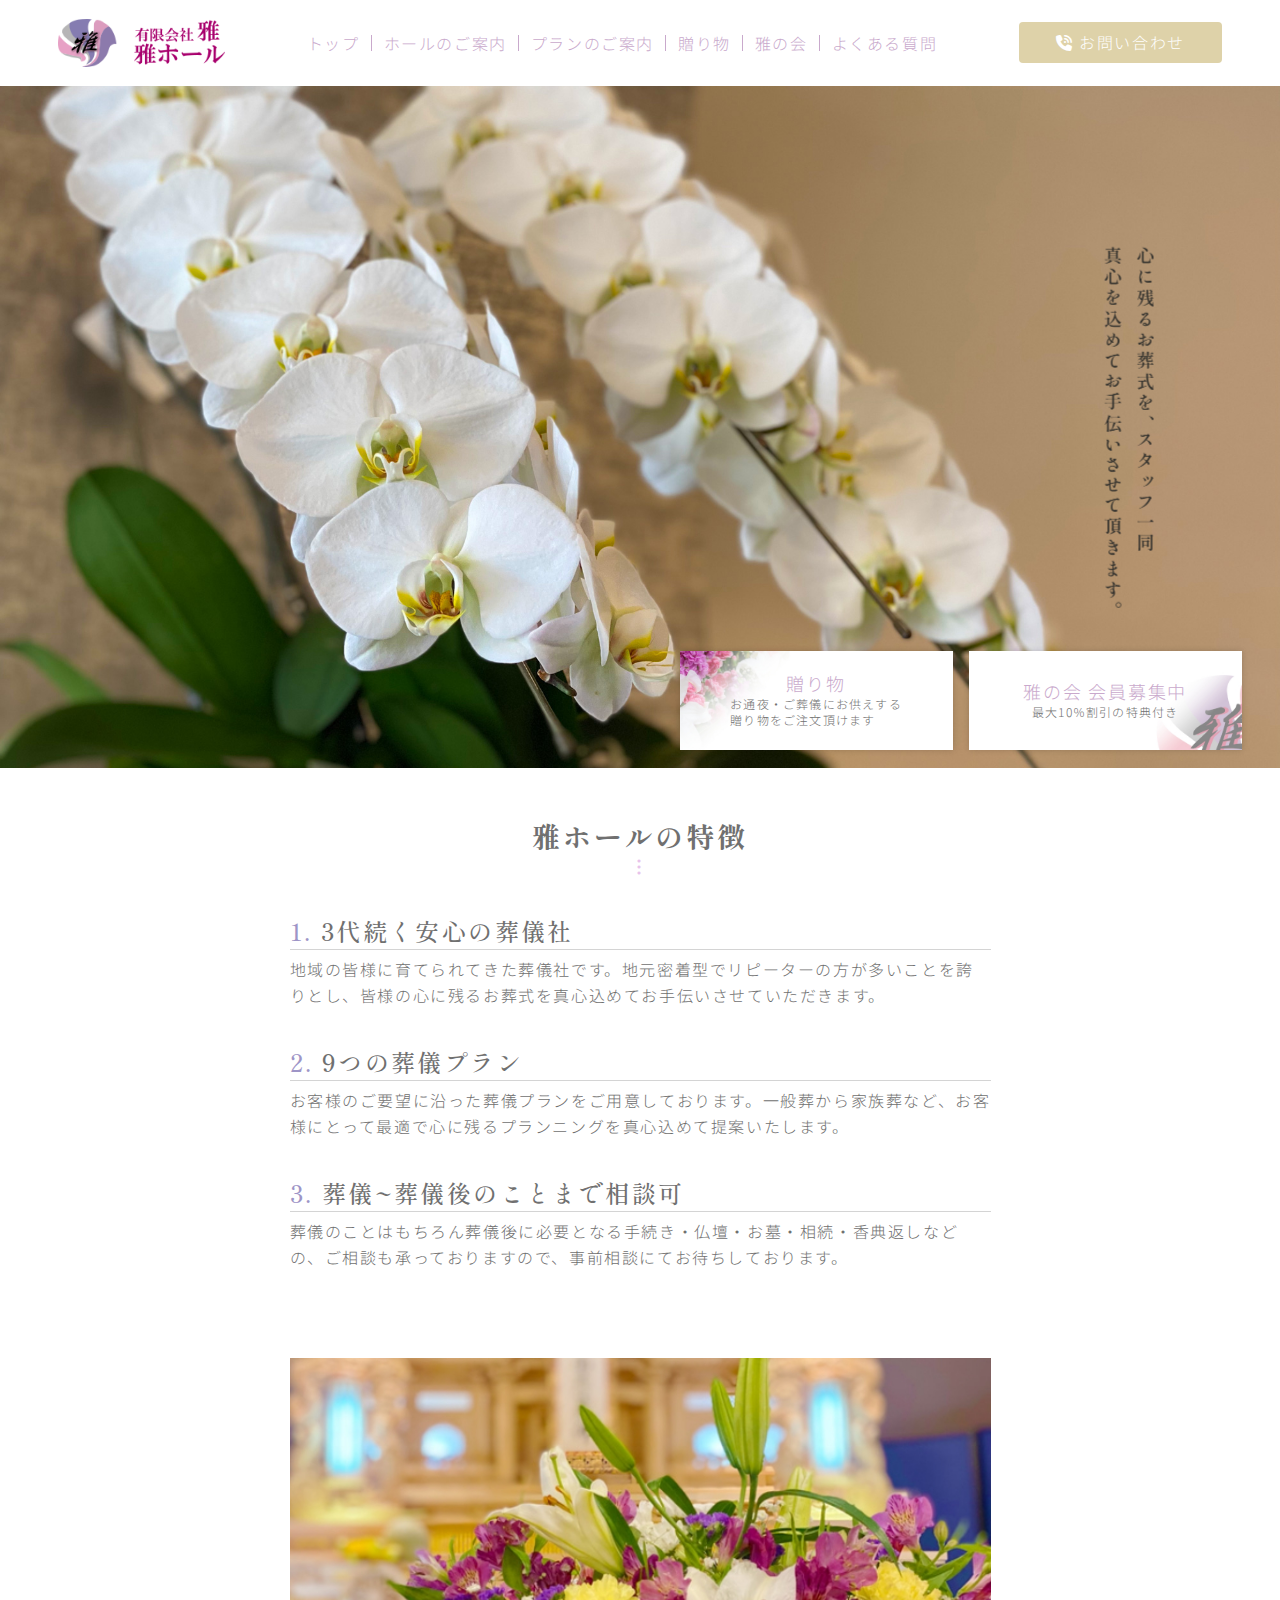
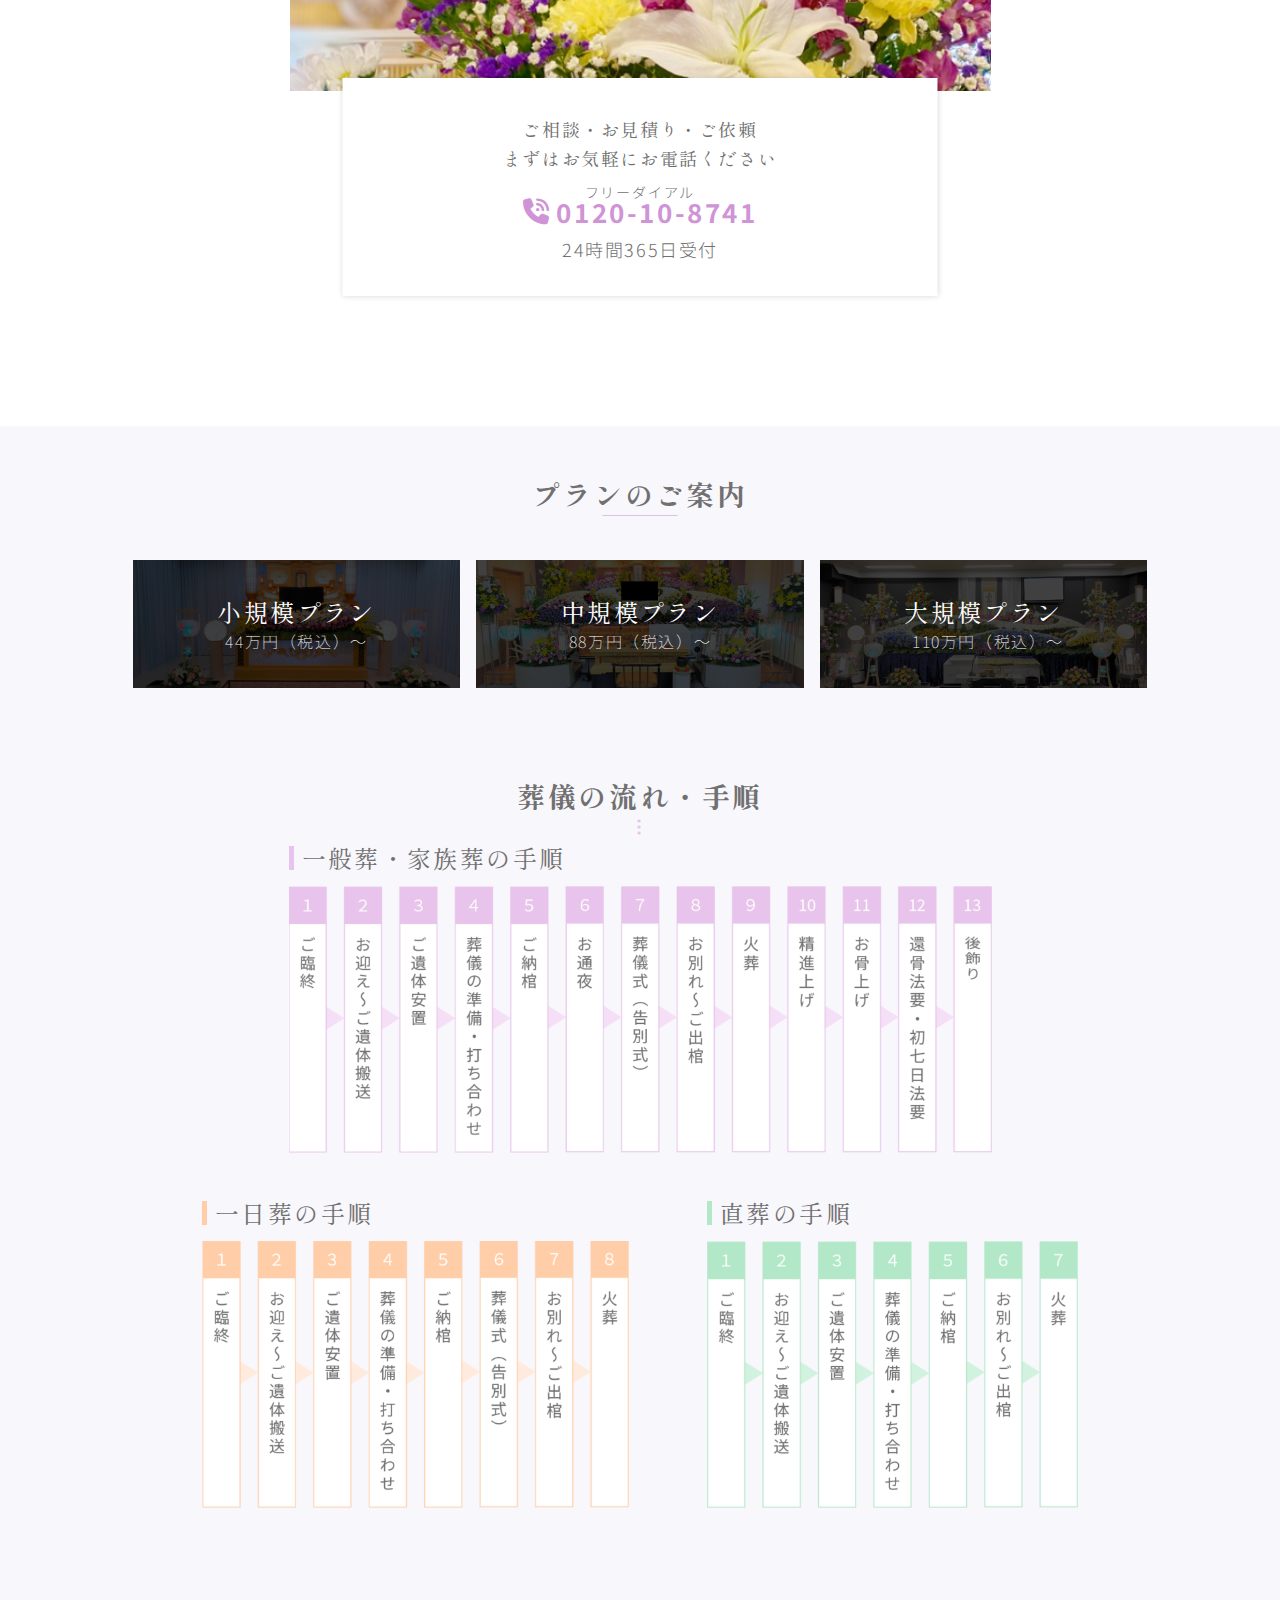
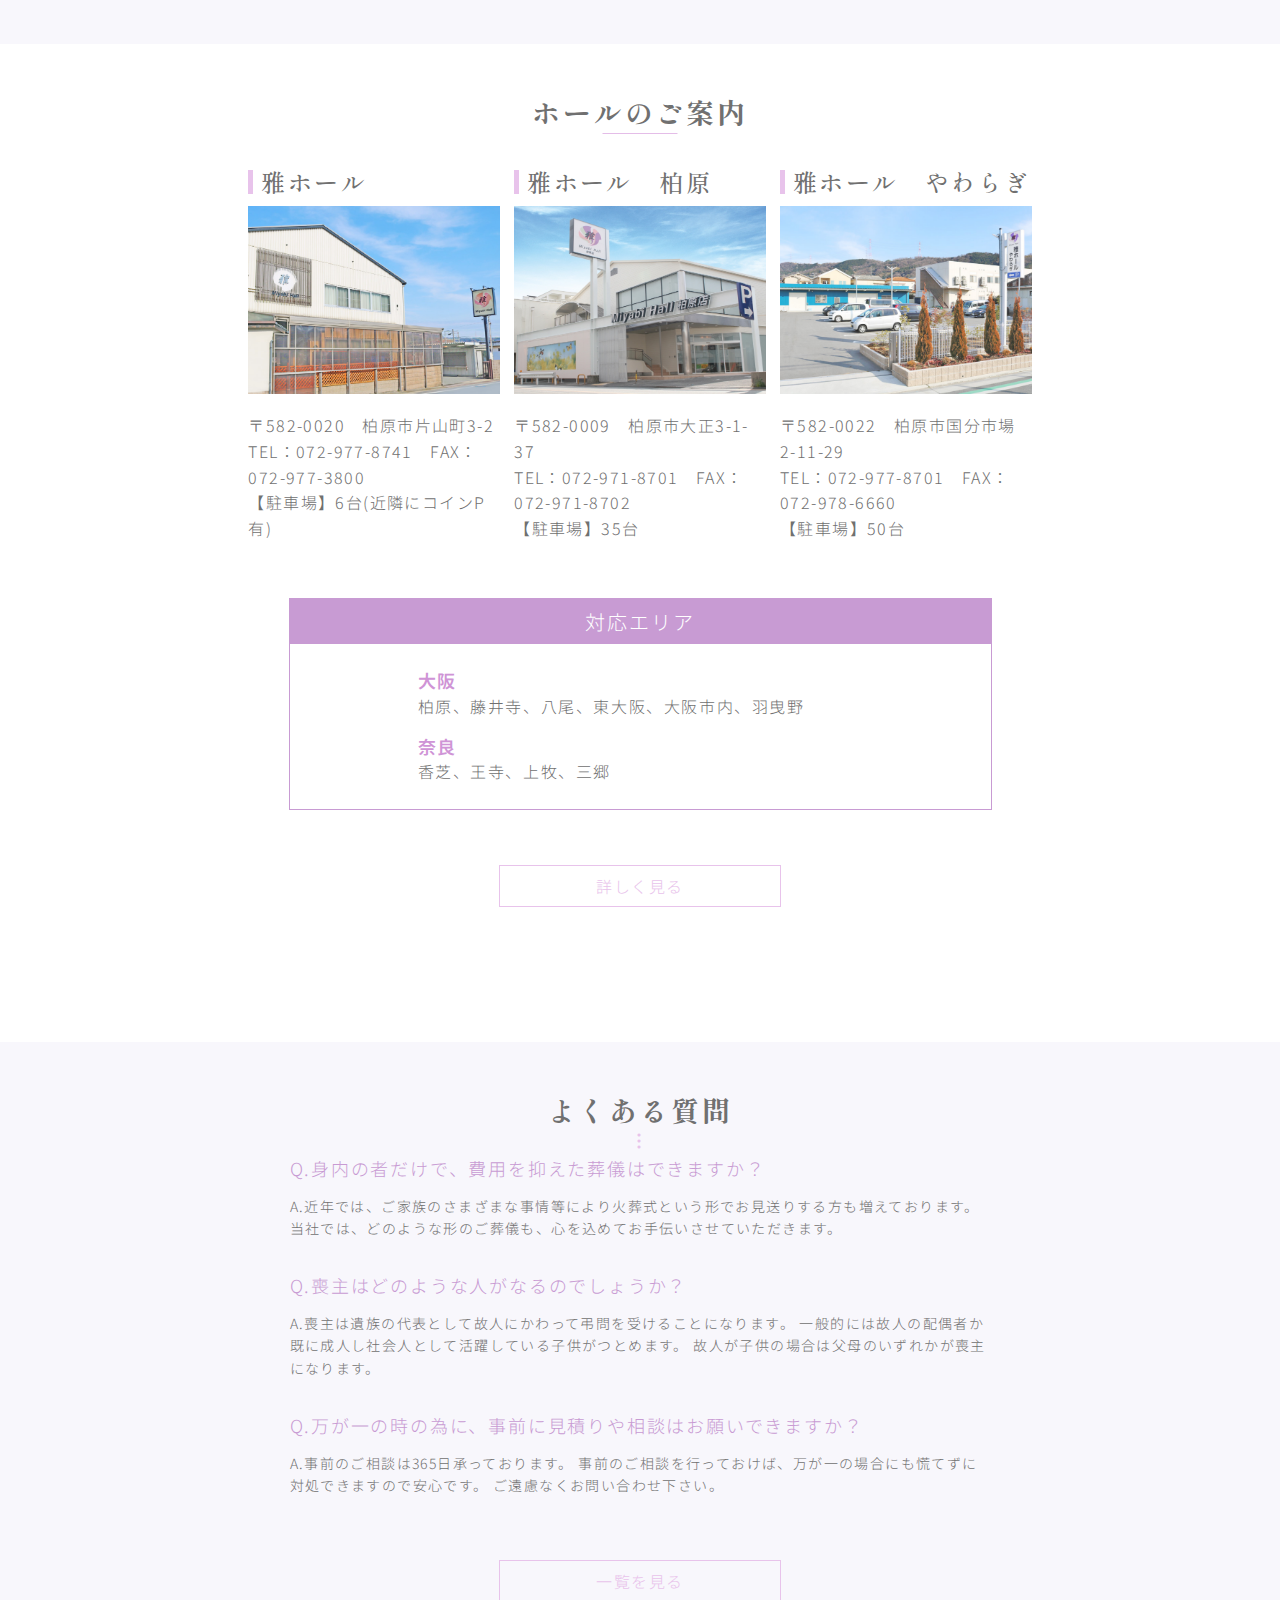
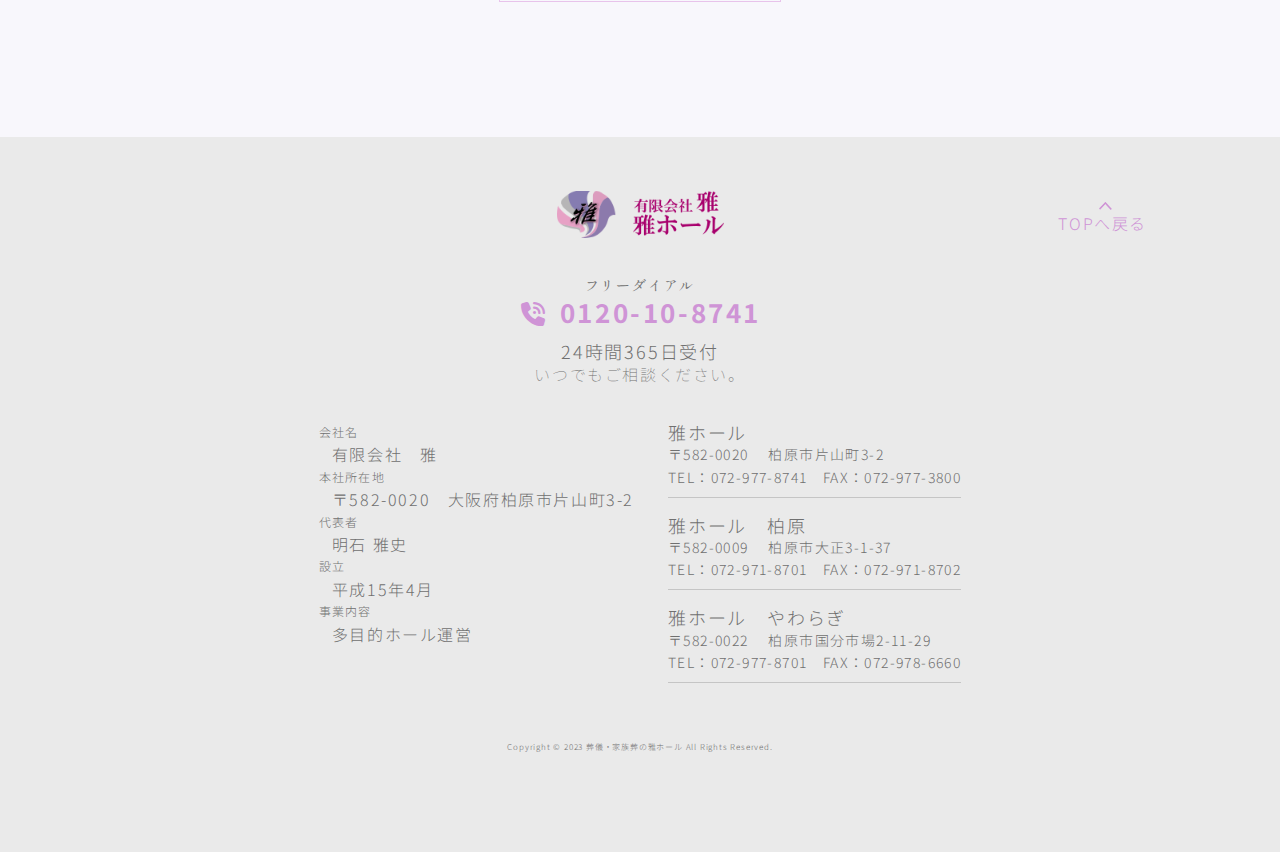
<file: index.html>
<!DOCTYPE html>
<html lang="en">

<head>
  <meta charset="UTF-8">
  <meta http-equiv="X-UA-Compatible" content="IE=edge">
  <meta name="viewport" content="width=device-width, initial-scale=1.0">
  <title>有限会社雅 雅ホール</title>
  <link rel="stylesheet" href="./SASS/reset.css">
  <link rel="stylesheet" href="./SASS/style.css">
  <link rel="stylesheet" href="https://cdnjs.cloudflare.com/ajax/libs/font-awesome/6.3.0/css/all.min.css">
</head>

<body>
  <div class="iOS_body">
    <!-- header -->
    <header>
      <div class="item_box inner">
        <h1>
          <a href="index.html">
            <img src="./img/logo.png" alt="ロゴ">
          </a>
        </h1>
        <nav>
          <ul>
            <li><a href="index.html">トップ</a></li>
            <li><a href="hall.html">ホールのご案内</a></li>
            <li><a id="plan_list" href="#plan">プランのご案内</a></li>
            <li><a href="gift.html">贈り物</a></li>
            <li><a href="community.html">雅の会</a></li>
            <li><a href="question.html">よくある質問</a></li>
          </ul>
        </nav>
        <a href="tel:0120-10-8741" class="header_contact">
          <p>
            <i class="fa-solid fa-phone-volume"></i>
            お問い合わせ
          </p>
        </a>
      </div>
      <!-- hover plan_list -->
      <div class="plan_list_item">
        <ul>
          <li>
            <a href="small_plan.html" class="plan_first">
              <div class="plan_bg"></div>
              <div class="plan_text_box">
                <h3 class="plan_list_title">小規模プラン</h3>
                <p class="plan_list_text">44万円（税込）～</p>
              </div>
            </a>
          </li>
          <li>
            <a href="medium_plan.html" class="plan_second">
              <div class="plan_bg"></div>
              <div class="plan_text_box">
                <h3 class="plan_list_title">中規模プラン</h3>
                <p class="plan_list_text">88万円（税込）～</p>
              </div>
            </a>
          </li>
          <li>
            <a href="large_plan.html" class="plan_third">
              <div class="plan_bg"></div>
              <div class="plan_text_box">
                <h3 class="plan_list_title">大規模プラン</h3>
                <p class="plan_list_text">110万円（税込）～</p>
              </div>
            </a>
          </li>
        </ul>
      </div>
    </header>
    <!-- hamburger -->
    <div id="nav_area">
      <!-- menu -->
      <div class="sp_nav">
        <h1 class="nav_area_logo">
          <a href="index.html">
            <img src="./img/logo.png" alt="ロゴ">
          </a>
        </h1>
        <div class="tell_box">
          <p>24時間365日受付</p>
          <div class="tell_item">
            <i class="fa-solid fa-phone-volume"></i>
            <a href="tel:0120-10-8741">0120-10-8741</a>
          </div>
        </div>
        <nav>
          <ul>
            <li><a href="index.html">ホームに戻る</a></li>
            <li><a href="hall.html">ホールのご案内</a></li>
            <li><a href="#plan" id="plan_list_target">プランのご案内</a></li>
            <ul id="plan_list_drop">
              <li><a href="small_plan.html">小規模プラン</a></li>
              <li><a href="medium_plan.html">中規模プラン</a></li>
              <li><a href="large_plan.html">大規模プラン</a></li>
            </ul>
            <li><a href="gift.html">贈り物</a></li>
            <li><a href="community.html">雅の会</a></li>
            <li><a href="question.html">よくある質問</a></li>
          </ul>
        </nav>
      </div>
      <!-- btn -->
      <div class="toggle_btn">
        <span></span>
        <span></span>
        <span></span>
      </div>
      <!-- mask -->
      <div id="mask"></div>
    </div>

    <!-- main -->
    <section class="main">
      <div class="wrapper inner">
        <div class="main_text">
          <h2>
            <picture>
              <source srcset="./img/mvtext-sp.png" media="(max-width: 767px)">
              <img src="./img/mvtext-pc.png" alt="キャッチフレーズ">
            </picture>
          </h2>
        </div>
        <div class="main_link_box">
          <div class="main_link_item">
            <a href="gift.html">
              <h3 class="main_link_title">贈り物</h3>
              <p class="main_link_text text_first">お通夜・ご葬儀にお供えする<br>贈り物をご注文頂けます</p>
            </a>
          </div>
          <div class="main_link_item">
            <a href="community.html">
              <h3 class="main_link_title">雅の会 会員募集中</h3>
              <p class="main_link_text">最大10％割引の特典付き</p>
            </a>
          </div>
        </div>
      </div>
    </section>
    <!-- about -->
    <section class="about">
      <!-- util_title -->
      <h2 class="util_title">雅ホールの特徴</h2>
      <div class="util_dot">
        <span>・</span>
        <span>・</span>
        <span>・</span>
      </div>
      <!-- information -->
      <ol>
        <li>
          <h3 class="about_ol_title"><span>1.</span> 3代続く安心の葬儀社</h3>
          <p class="about_ol_text">
            地域の皆様に育てられてきた葬儀社です。地元密着型でリピーターの方が多いことを誇りとし、皆様の心に残るお葬式を真心込めてお手伝いさせていただきます。
          </p>
        </li>
        <li>
          <h3 class="about_ol_title"><span>2.</span> 9つの葬儀プラン</h3>
          <p class="about_ol_text">
            お客様のご要望に沿った葬儀プランをご用意しております。一般葬から家族葬など、お客様にとって最適で心に残るプランニングを真心込めて提案いたします。
          </p>
        </li>
        <li>
          <h3 class="about_ol_title"><span>3.</span> 葬儀~葬儀後のことまで相談可</h3>
          <p class="about_ol_text">
            葬儀のことはもちろん葬儀後に必要となる手続き・仏壇・お墓・相続・香典返しなどの、ご相談も承っておりますので、事前相談にてお待ちしております。
          </p>
        </li>
      </ol>
      <!-- tell -->
      <div class="about_contact_box">
        <div class="about_contact_item">
          <div class="about_contact_item_text">
            <p>
              ご相談・お見積り・ご依頼
            </p>
            <p>
              まずはお気軽にお電話ください
            </p>
          </div>
          <p class="about_contact_item_text_second">
            フリーダイアル
          </p>
          <div class="about_contact_item_tell">
            <i class="fa-solid fa-phone-volume"></i>
            <a href="tel:0120-10-8741">0120-10-8741</a>
          </div>
          <p>
            24時間365日受付
          </p>
        </div>
      </div>
    </section>
    <!-- plan -->
    <section id="plan" class="plan">
      <!-- util_title -->
      <h2 class="util_title_another">プランのご案内</h2>
      <!-- plan_list -->
      <div class="plan_list">
        <ul>
          <li>
            <a href="small_plan.html" class="plan_first">
              <div class="plan_bg"></div>
              <div class="plan_text_box">
                <h3 class="plan_list_title">小規模プラン</h3>
                <p class="plan_list_text">44万円（税込）～</p>
              </div>
            </a>
          </li>
          <li>
            <a href="medium_plan.html" class="plan_second">
              <div class="plan_bg"></div>
              <div class="plan_text_box">
                <h3 class="plan_list_title">中規模プラン</h3>
                <p class="plan_list_text">88万円（税込）～</p>
              </div>
            </a>
          </li>
          <li>
            <a href="large_plan.html" class="plan_third">
              <div class="plan_bg"></div>
              <div class="plan_text_box">
                <h3 class="plan_list_title">大規模プラン</h3>
                <p class="plan_list_text">110万円（税込）～</p>
              </div>
            </a>
          </li>
        </ul>
      </div>
    </section>
    <!-- flow -->
    <section class="flow">
      <!-- util_title -->
      <h2 class="util_title">葬儀の流れ・手順</h2>
      <div class="util_dot">
        <span>・</span>
        <span>・</span>
        <span>・</span>
      </div>
      <!-- general_funeral -->
      <div class="general_funeral">
        <h3>一般葬・家族葬の手順</h3>
        <picture>
          <source srcset="./img/flow_first_sp.png" media="(max-width: 767px)">
          <img src="./img/flow_first.png" alt="一般葬・家族葬の手順の画像">
        </picture>
      </div>
      <!-- funeral -->
      <div class="funeral_box">
        <!-- one_day_funeral -->
        <div class="one_day_funeral">
          <h3>一日葬の手順</h3>
          <picture>
            <source srcset="./img/flow_second_sp.png" media="(max-width: 767px)">
            <img src="./img/flow_second.png" alt="一日葬の手順の画像">
          </picture>
        </div>
        <!-- direct_burial -->
        <div class="direct_burial">
          <h3>直葬の手順</h3>
          <picture>
            <source srcset="./img/flow_third_sp.png" media="(max-width: 767px)">
            <img src="./img/flow_third.png" alt="直葬の手順の画像">
          </picture>
        </div>
      </div>
      <!-- spのみのlinkバナー -->
      <div class="main_link_box">
        <div class="main_link_item">
          <a href="gift.html">
            <h3 class="main_link_title">贈り物</h3>
            <p class="main_link_text text_first">お通夜・ご葬儀にお供えする<br>贈り物をご注文頂けます</p>
          </a>
        </div>
        <div class="main_link_item">
          <a href="community.html">
            <h3 class="main_link_title">雅の会 会員募集中</h3>
            <p class="main_link_text">最大10％割引の特典付き</p>
          </a>
        </div>
      </div>
    </section>
    <!-- access -->
    <section id="access" class="access">
      <!-- util_title -->
      <h2 class="util_title_another">ホールのご案内</h2>
      <!-- access_item_box -->
      <div class="access_item_box">
        <ul>
          <li>
            <h3 class="access_item_title">雅ホール</h3>
            <img src="./img/title-pc/hole_first_pc.png" alt="かたやまホール">
            <p>
              〒582-0020　柏原市片山町3-2<br>
              TEL：072-977-8741　FAX：072-977-3800<br>
              【駐車場】6台(近隣にコインP有)
            </p>
          </li>
          <li>
            <h3 class="access_item_title">雅ホール　柏原</h3>
            <img src="./img/title-pc/hole_second_pc.png" alt="かたやまホール">
            <div class="access_item_text">
              <p>
                〒582-0009　柏原市大正3-1-37<br>
                TEL：072-971-8701　FAX：072-971-8702<br>
                【駐車場】35台
              </p>
            </div>
          </li>
          <li>
            <h3 class="access_item_title">雅ホール　やわらぎ</h3>
            <img src="./img/title-pc/hole_third_pc.png" alt="かたやまホール">
            <div class="access_item_text">
              <p>〒582-0022　柏原市国分市場2-11-29<br>
                TEL：072-977-8701　FAX：072-978-6660<br>
                【駐車場】50台</p>
            </div>
          </li>
        </ul>
      </div>
      <!-- access_area -->
      <div class="access_area">
        <h3 class="access_area_title">対応エリア</h3>
        <div class="access_area_text">
          <dl>
            <dt>大阪</dt>
            <dd class="access_area_text_first">柏原、藤井寺、八尾、東大阪、大阪市内、羽曳野</dd>
            <dt>奈良</dt>
            <dd>香芝、王寺、上牧、三郷</dd>
          </dl>
        </div>
      </div>
      <!-- access_link -->
      <div class="access_link">
        <a href="hall.html">詳しく見る</a>
      </div>
    </section>
    <!-- question -->
    <section class="question">
      <!-- util_title -->
      <h2 class="util_title">よくある質問</h2>
      <div class="util_dot">
        <span>・</span>
        <span>・</span>
        <span>・</span>
      </div>
      <!-- question_list -->
      <div class="quetion_box">
        <ol>
          <li class="question_item">
            <dl>
              <dt>
                <h3>
                  Q.身内の者だけで、費用を抑えた葬儀はできますか？
                </h3>
              </dt>
              <dd>
                <p>
                  A.近年では、ご家族のさまざまな事情等により火葬式という形でお見送りする方も増えております。 当社では、どのような形のご葬儀も、心を込めてお手伝いさせていただきます。
                </p>
              </dd>
            </dl>
          </li>
          <li class="question_item">
            <dl>
              <dt>
                <h3>
                  Q.喪主はどのような人がなるのでしょうか？
                </h3>
              </dt>
              <dd>
                <p>
                  A.喪主は遺族の代表として故人にかわって弔問を受けることになります。 一般的には故人の配偶者か既に成人し社会人として活躍している子供がつとめます。 故人が子供の場合は父母のいずれかが喪主になります。
                </p>
              </dd>
            </dl>
          </li>
          <li class="question_item">
            <dl>
              <dt>
                <h3>
                  Q.万が一の時の為に、事前に見積りや相談はお願いできますか？
                </h3>
              </dt>
              <dd>
                <p>
                  A.事前のご相談は365日承っております。 事前のご相談を行っておけば、万が一の場合にも慌てずに対処できますので安心です。 ご遠慮なくお問い合わせ下さい。
                </p>
              </dd>
            </dl>
          </li>
        </ol>
      </div>
      <!-- question_link -->
      <div class="question_link">
        <a href="question.html">一覧を見る</a>
      </div>
    </section>

    <!-- footer -->
    <footer  id="footer">
      <h1>
        <a href="index.html">
          <img src="./img/logo.png" alt="ロゴ">
        </a>
        <!-- top scroll -->
        <div class="top_scroll">
          TOPへ戻る
        </div>
      </h1>
      <!-- tell_box -->
      <div class="question_contact_item">
        <p class="about_contact_item_text">
          フリーダイアル
        </p>
        <div class="about_contact_item_tell">
          <i class="fa-solid fa-phone-volume"></i>
          <a href="tel:0120-10-8741">0120-10-8741</a>
        </div>
        <p>
          24時間365日受付
        </p>
        <p class="tell_anytime">
          いつでもご相談ください。
        </p>
      </div>
      <!-- information -->
      <div class="footer_information">
        <div class="footer_left">
          <dl>
            <dt>会社名</dt>
            <dd>有限会社　雅</dd>
            <dt>本社所在地</dt>
            <dd>〒582-0020　大阪府柏原市片山町3-2</dd>
            <dt>代表者</dt>
            <dd>明石 雅史</dd>
            <dt>設立</dt>
            <dd>平成15年4月</dd>
            <dt>事業内容</dt>
            <dd>多目的ホール運営</dd>
          </dl>
        </div>
        <div class="footer_right">
          <dl>
            <dt>雅ホール</dt>
            <dd>〒582-0020　 柏原市片山町3-2</dd>
            <dd>TEL：072-977-8741　FAX：072-977-3800</dd>
          </dl>
          <dl>
            <dt>雅ホール　柏原</dt>
            <dd>〒582-0009　 柏原市大正3-1-37</dd>
            <dd>TEL：072-971-8701　FAX：072-971-8702</dd>
          </dl>
          <dl>
            <dt>雅ホール　やわらぎ</dt>
            <dd>〒582-0022　 柏原市国分市場2-11-29</dd>
            <dd>TEL：072-977-8701　FAX：072-978-6660</dd>
          </dl>
        </div>
      </div>
      <!-- copy -->
      <div class="copy">
        <p>
          <small>
            Copyright © 2023 葬儀・家族葬の雅ホール All Rights Reserved.
          </small>
        </p>
      </div>
    </footer>
    <!-- ball_link -->
    <div id="ball_link" class="ball_link">
      <ul>
        <li>
          <a href="tel:0120-10-8741" class="ball_link_first">
            <img src="./img/tell_icon.png" alt="電話アイコン">
            <p>お問い合わせ</p>
          </a>
        </li>
        <li>
          <a href="hall.html">
            <img src="./img/map_icon.png" alt="マップアイコン">
            <p>アクセス</p>
          </a>
        </li>
        <li>
          <a href="community.html">
            <img src="./img/status_icon.png" alt="雅の会アイコン">
            <p>雅の会</p>
          </a>
        </li>
      </ul>
    </div>
  </div>

  <script src="js/main.js"></script>
</body>

</html>
</file>
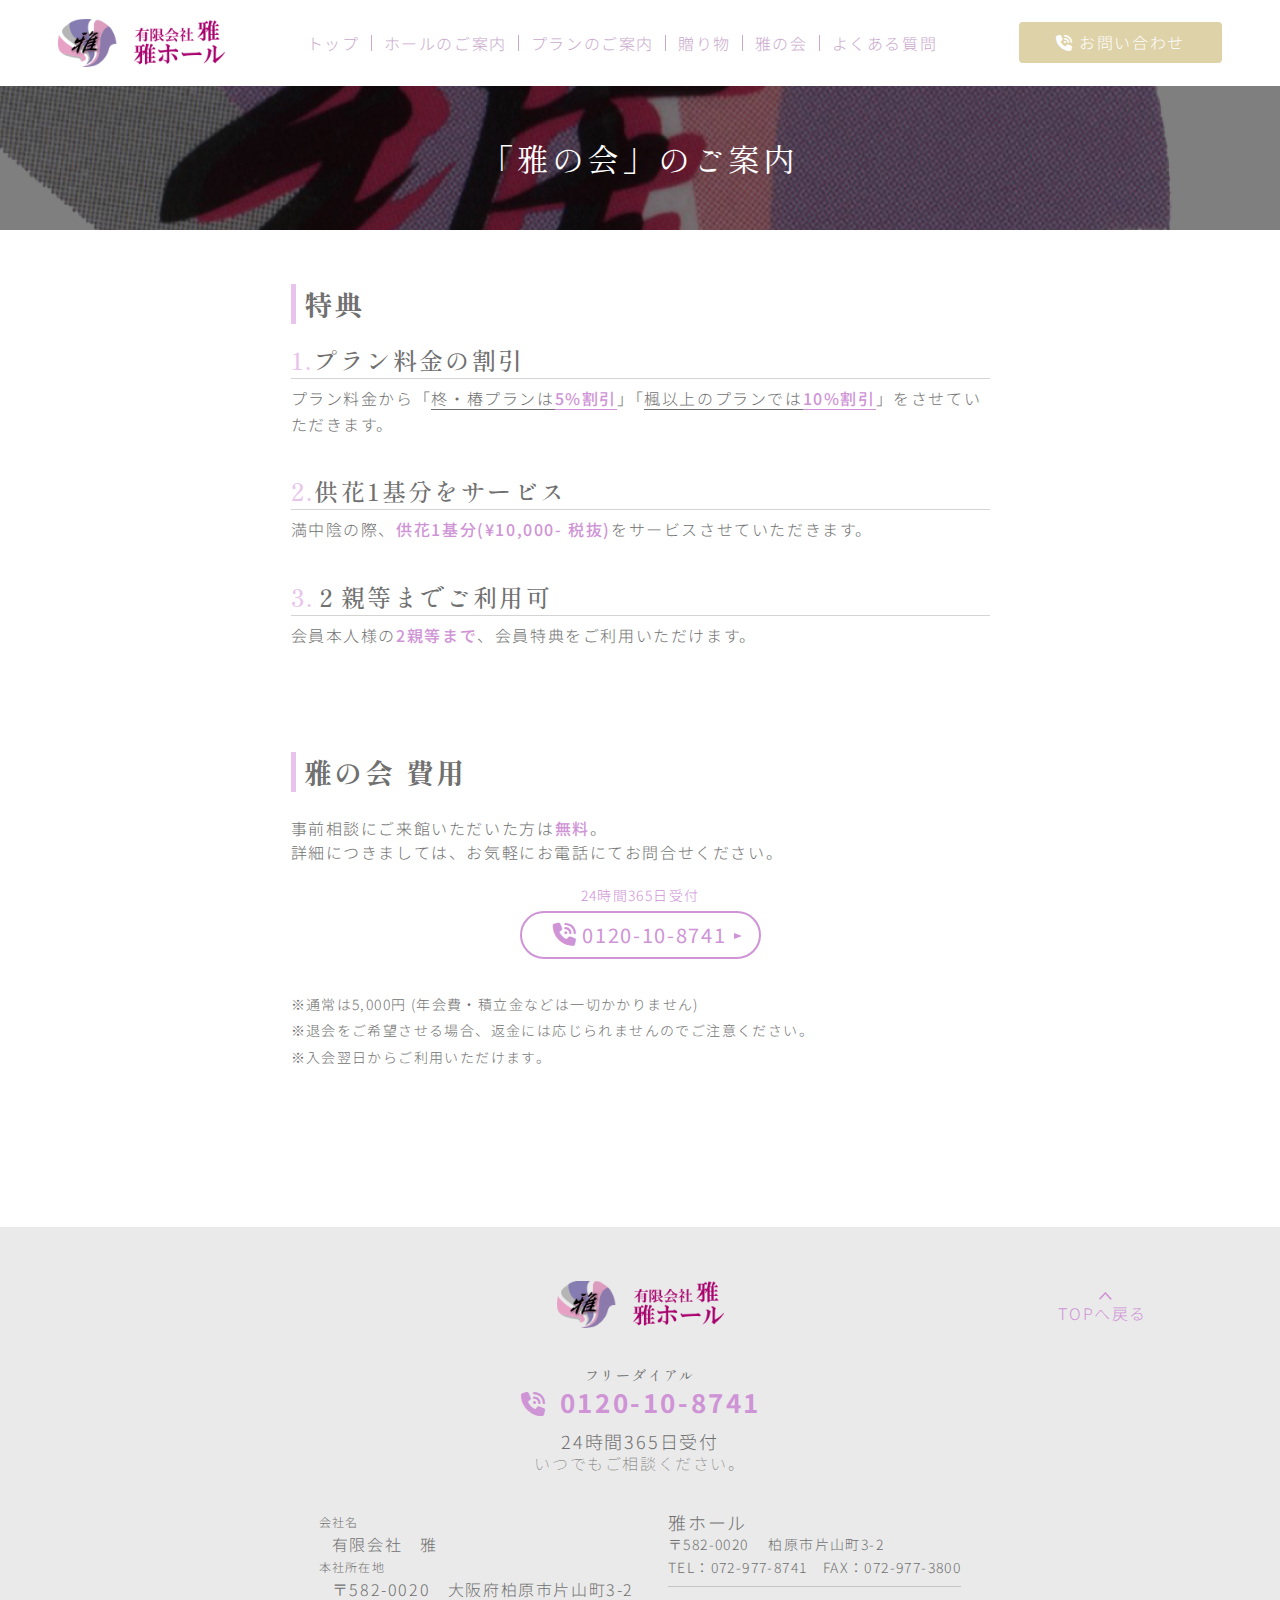
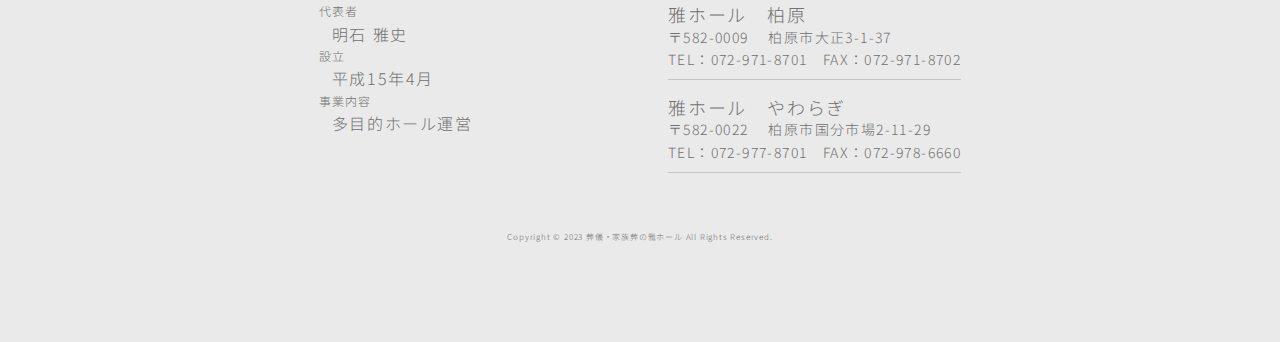
<file: community.html>
<!DOCTYPE html>
<html lang="en">

<head>
  <meta charset="UTF-8">
  <meta http-equiv="X-UA-Compatible" content="IE=edge">
  <meta name="viewport" content="width=device-width, initial-scale=1.0">
  <title>有限会社雅 雅ホール</title>
  <link rel="stylesheet" href="./SASS/reset.css">
  <link rel="stylesheet" href="./SASS/style.css">
  <link rel="stylesheet" href="https://cdnjs.cloudflare.com/ajax/libs/font-awesome/6.3.0/css/all.min.css">
</head>

<body>
  <div class="iOS_body">
    <!-- header -->
    <header class="hall_header">
      <div class="item_box inner">
        <h1>
          <a href="index.html">
            <img src="./img/logo.png" alt="ロゴ">
          </a>
        </h1>
        <nav>
          <ul>
            <li><a href="index.html">トップ</a></li>
            <li><a href="hall.html">ホールのご案内</a></li>
            <li><a id="plan_list" href="#plan">プランのご案内</a></li>
            <li><a href="gift.html">贈り物</a></li>
            <li><a href="community.html">雅の会</a></li>
            <li><a href="question.html">よくある質問</a></li>
          </ul>
        </nav>
        <a href="tel:0120-10-8741" class="header_contact">
          <p>
            <i class="fa-solid fa-phone-volume"></i>
            お問い合わせ
          </p>
        </a>
      </div>
      <!-- hover plan_list -->
      <div class="plan_list_item">
        <ul>
          <li>
            <a href="small_plan.html" class="plan_first">
              <div class="plan_bg"></div>
              <div class="plan_text_box">
                <h3 class="plan_list_title">小規模プラン</h3>
                <p class="plan_list_text">44万円（税込）～</p>
              </div>
            </a>
          </li>
          <li>
            <a href="medium_plan.html" class="plan_second">
              <div class="plan_bg"></div>
              <div class="plan_text_box">
                <h3 class="plan_list_title">中規模プラン</h3>
                <p class="plan_list_text">88万円（税込）～</p>
              </div>
            </a>
          </li>
          <li>
            <a href="large_plan.html" class="plan_third">
              <div class="plan_bg"></div>
              <div class="plan_text_box">
                <h3 class="plan_list_title">大規模プラン</h3>
                <p class="plan_list_text">110万円（税込）～</p>
              </div>
            </a>
          </li>
        </ul>
      </div>
    </header>
    <!-- hamburger -->
    <div id="nav_area">
      <!-- menu -->
      <div class="sp_nav">
        <h1 class="nav_area_logo">
          <a href="index.html">
            <img src="./img/logo.png" alt="ロゴ">
          </a>
        </h1>
        <div class="tell_box">
          <p>24時間365日受付</p>
          <div class="tell_item">
            <i class="fa-solid fa-phone-volume"></i>
            <a href="tel:0120-10-8741">0120-10-8741</a>
          </div>
        </div>
        <nav>
          <ul>
            <li><a href="index.html">ホームに戻る</a></li>
            <li><a href="hall.html">ホールのご案内</a></li>
            <li><a href="#plan" id="plan_list_target">プランのご案内</a></li>
            <ul id="plan_list_drop">
              <li><a href="small_plan.html">小規模プラン</a></li>
              <li><a href="medium_plan.html">中規模プラン</a></li>
              <li><a href="large_plan.html">大規模プラン</a></li>
            </ul>
            <li><a href="gift.html">贈り物</a></li>
            <li><a href="community.html">雅の会</a></li>
            <li><a href="question.html">よくある質問</a></li>
          </ul>
        </nav>
      </div>
      <!-- btn -->
      <div class="toggle_btn">
        <span></span>
        <span></span>
        <span></span>
      </div>
      <!-- mask -->
      <div id="mask"></div>
    </div>

    <!-- ---------------------------------------------------------------------------------------------------------------------------------------------------------------- -->

    <!-- hall_main -->
    <div class="community_main">
      <h1>「雅の会」のご案内</h1>
    </div>

    <section class="community_benefits">
      <div class="community_first">
        <h2>
          特典
        </h2>
        <ol>
          <li>
            <h3 class="about_ol_title"><span>1.</span>プラン料金の割引</h3>
            <p class="about_ol_text">
              プラン料金から「<span class="under">柊・椿プランは</span><span class="color">5%割引</span>」「<span
                class="under">楓以上のプランでは</span><span class="color">10%割引</span>」をさせていただきます。
            </p>
          </li>
          <li>
            <h3 class="about_ol_title"><span>2.</span>供花1基分をサービス</h3>
            <p class="about_ol_text">
              満中陰の際、<span class="color_only">供花1基分(¥10,000- 税抜)</span>をサービスさせていただきます。
            </p>
          </li>
          <li>
            <h3 class="about_ol_title"><span>3.</span>２親等までご利用可</h3>
            <p class="about_ol_text">
              会員本人様の<span class="color_only">2親等まで</span>、会員特典をご利用いただけます。
            </p>
          </li>
        </ol>
      </div>
      <div class="community_second">
        <h2>
          雅の会 費用
        </h2>
        <p>
          事前相談にご来館いただいた方は<span class="color_only">無料</span>。<br>
          詳細につきましては、お気軽にお電話にてお問合せください。
        </p>
        <div class="tell_box">
          <p>24時間365日受付</p>
          <div class="tell_item">
            <i class="fa-solid fa-phone-volume"></i>
            <a href="tel:0120-10-8741">0120-10-8741</a>
          </div>
        </div>
        <div class="community_caution_text">
          <p>
            ※通常は5,000円 (年会費・積立金などは一切かかりません)<br>
            ※退会をご希望させる場合、返金には応じられませんのでご注意ください。<br>
            ※入会翌日からご利用いただけます。
          </p>
        </div>
      </div>
    </section>

    <!-- ---------------------------------------------------------------------------------------------------------------------------------------------------------------- -->
    <!-- footer -->
    <footer>
      <h1>
        <a href="index.html">
          <img src="./img/logo.png" alt="ロゴ">
        </a>
        <!-- top scroll -->
        <div class="top_scroll">
          TOPへ戻る
        </div>
      </h1>
      <!-- tell_box -->
      <div class="question_contact_item">
        <p class="about_contact_item_text">
          フリーダイアル
        </p>
        <div class="about_contact_item_tell">
          <i class="fa-solid fa-phone-volume"></i>
          <a href="tel:0120-10-8741">0120-10-8741</a>
        </div>
        <p>
          24時間365日受付
        </p>
        <p class="tell_anytime">
          いつでもご相談ください。
        </p>
      </div>
      <!-- information -->
      <div class="footer_information">
        <div class="footer_left">
          <dl>
            <dt>会社名</dt>
            <dd>有限会社　雅</dd>
            <dt>本社所在地</dt>
            <dd>〒582-0020　大阪府柏原市片山町3-2</dd>
            <dt>代表者</dt>
            <dd>明石 雅史</dd>
            <dt>設立</dt>
            <dd>平成15年4月</dd>
            <dt>事業内容</dt>
            <dd>多目的ホール運営</dd>
          </dl>
        </div>
        <div class="footer_right">
          <dl>
            <dt>雅ホール</dt>
            <dd>〒582-0020　 柏原市片山町3-2</dd>
            <dd>TEL：072-977-8741　FAX：072-977-3800</dd>
          </dl>
          <dl>
            <dt>雅ホール　柏原</dt>
            <dd>〒582-0009　 柏原市大正3-1-37</dd>
            <dd>TEL：072-971-8701　FAX：072-971-8702</dd>
          </dl>
          <dl>
            <dt>雅ホール　やわらぎ</dt>
            <dd>〒582-0022　 柏原市国分市場2-11-29</dd>
            <dd>TEL：072-977-8701　FAX：072-978-6660</dd>
          </dl>
        </div>
      </div>
      <!-- copy -->
      <div class="copy">
        <p>
          <small>
            Copyright © 2023 葬儀・家族葬の雅ホール All Rights Reserved.
          </small>
        </p>
      </div>
    </footer>
    <!-- ball_link -->
    <div class="ball_link">
      <ul>
        <li>
          <a href="tel:0120-10-8741" class="ball_link_first">
            <img src="./img/tell_icon.png" alt="電話アイコン">
            <p>お問い合わせ</p>
          </a>
        </li>
        <li>
          <a href="hall.html">
            <img src="./img/map_icon.png" alt="マップアイコン">
            <p>アクセス</p>
          </a>
        </li>
        <li>
          <a href="community.html">
            <img src="./img/status_icon.png" alt="雅の会アイコン">
            <p>雅の会</p>
          </a>
        </li>
      </ul>
    </div>
  </div>

  <script src="js/main.js"></script>
</body>

</html>
</file>
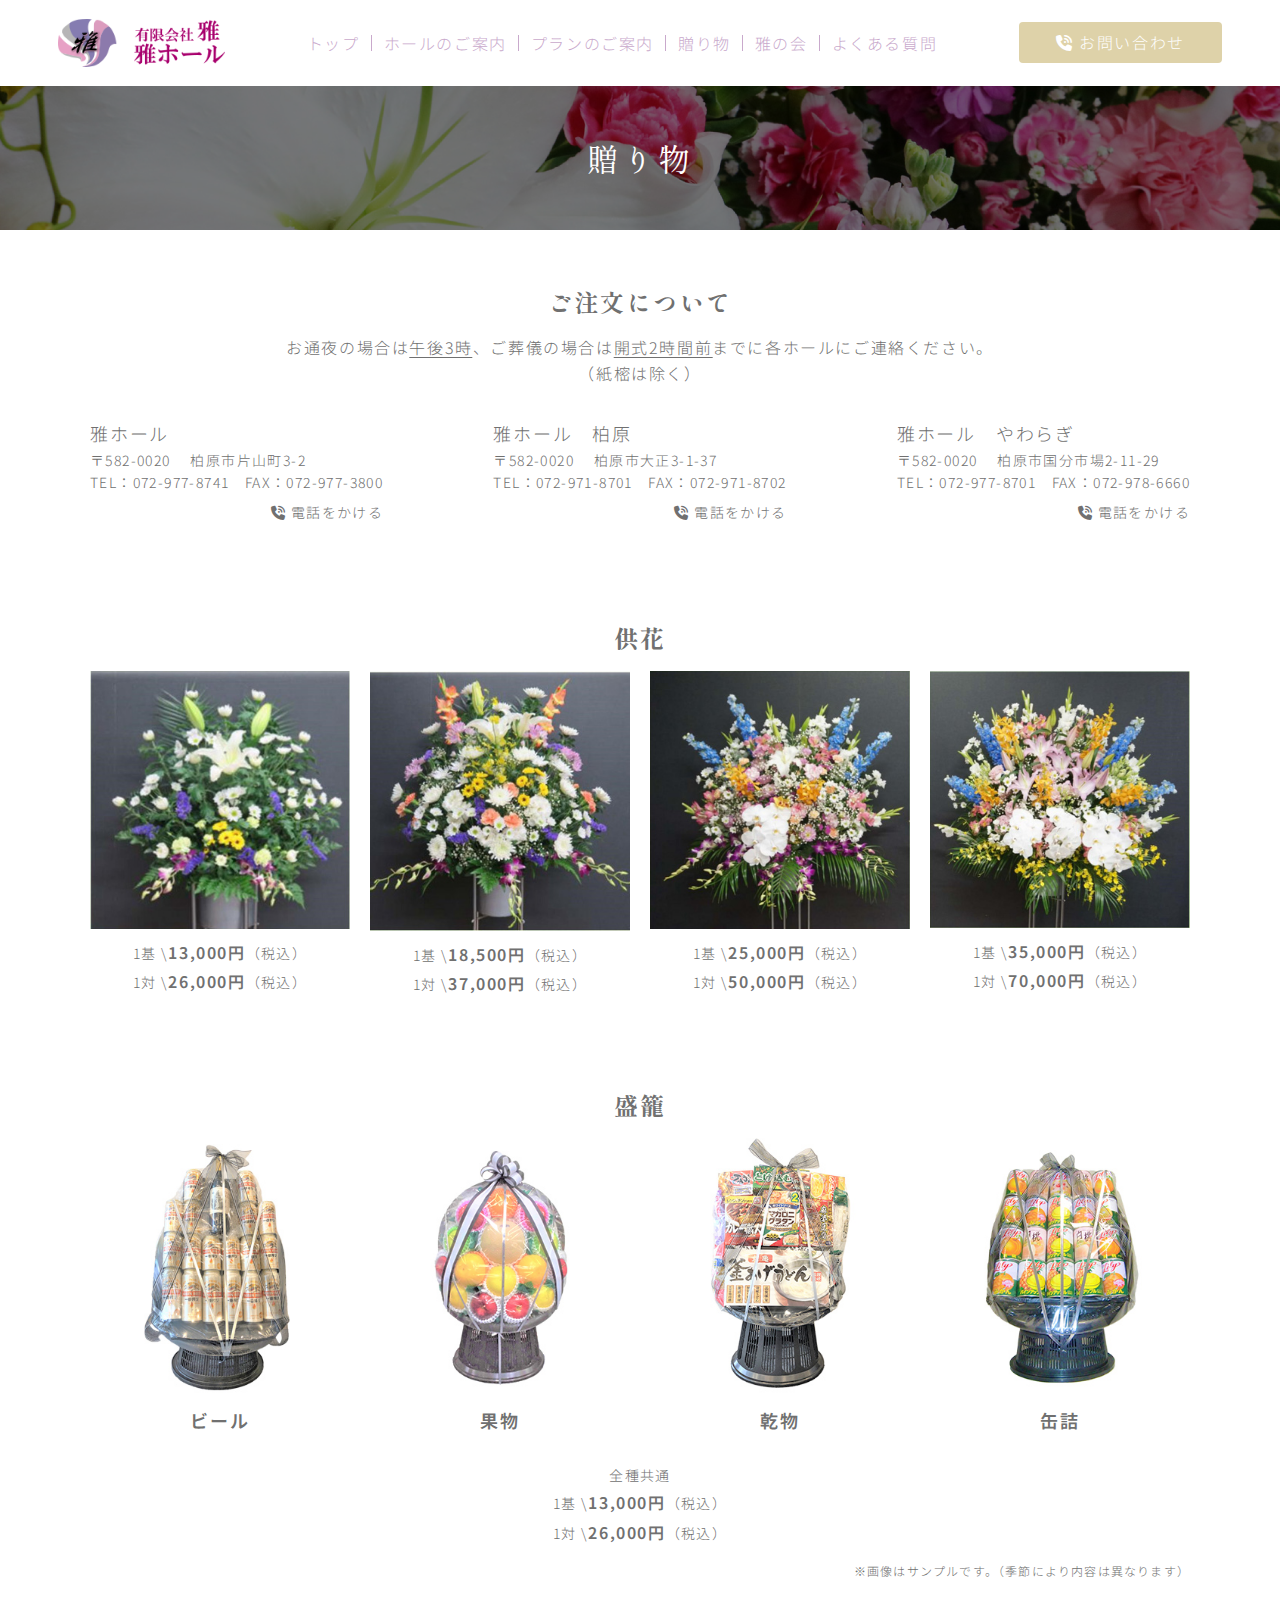
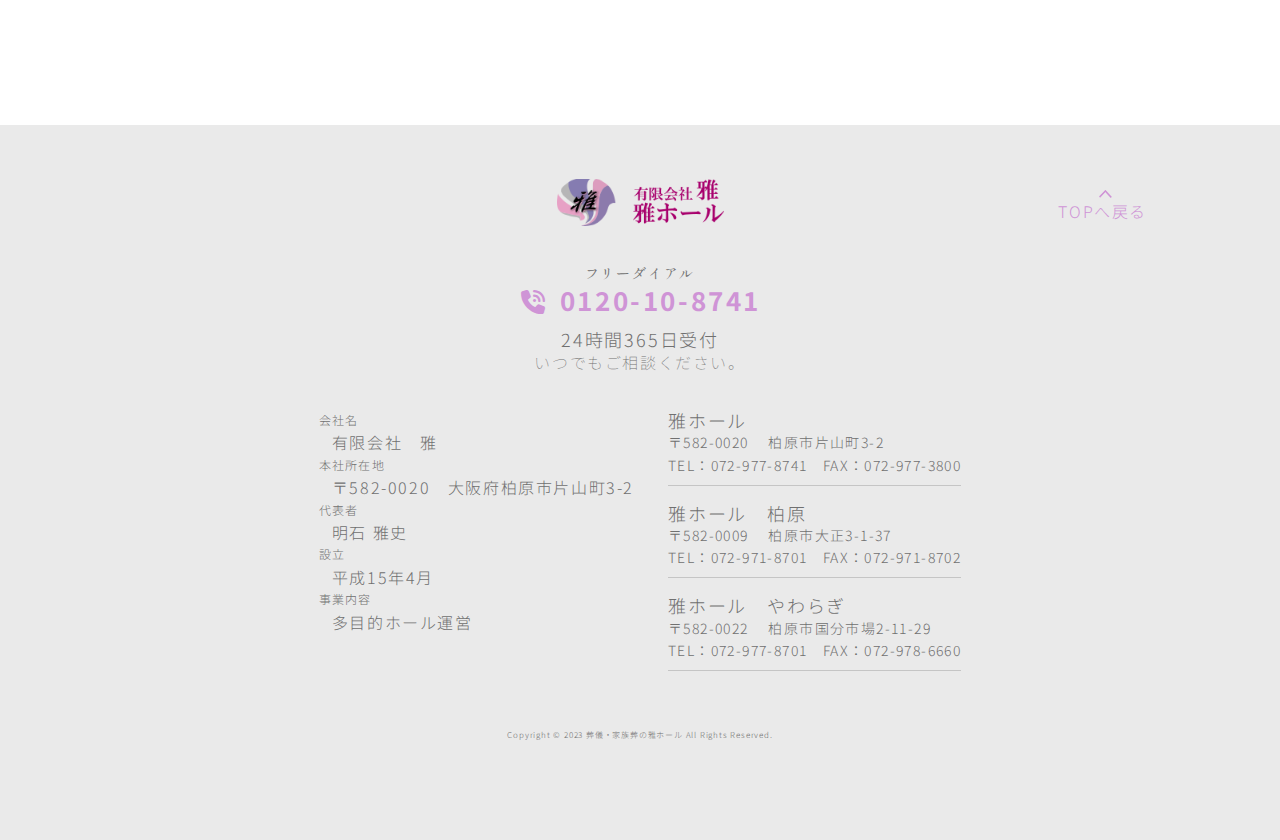
<file: gift.html>
<!DOCTYPE html>
<html lang="en">

<head>
  <meta charset="UTF-8">
  <meta http-equiv="X-UA-Compatible" content="IE=edge">
  <meta name="viewport" content="width=device-width, initial-scale=1.0">
  <title>有限会社雅 雅ホール</title>
  <link rel="stylesheet" href="./SASS/reset.css">
  <link rel="stylesheet" href="./SASS/style.css">
  <link rel="stylesheet" href="https://cdnjs.cloudflare.com/ajax/libs/font-awesome/6.3.0/css/all.min.css">
</head>

<body>
  <div class="iOS_body">
    <!-- header -->
    <header class="hall_header">
      <div class="item_box inner">
        <h1>
          <a href="index.html">
            <img src="./img/logo.png" alt="ロゴ">
          </a>
        </h1>
        <nav>
          <ul>
            <li><a href="index.html">トップ</a></li>
            <li><a href="hall.html">ホールのご案内</a></li>
            <li><a id="plan_list" href="#plan">プランのご案内</a></li>
            <li><a href="gift.html">贈り物</a></li>
            <li><a href="community.html">雅の会</a></li>
            <li><a href="question.html">よくある質問</a></li>
          </ul>
        </nav>
        <a href="tel:0120-10-8741" class="header_contact">
          <p>
            <i class="fa-solid fa-phone-volume"></i>
            お問い合わせ
          </p>
        </a>
      </div>
      <!-- hover plan_list -->
      <div class="plan_list_item">
        <ul>
          <li>
            <a href="small_plan.html" class="plan_first">
              <div class="plan_bg"></div>
              <div class="plan_text_box">
                <h3 class="plan_list_title">小規模プラン</h3>
                <p class="plan_list_text">44万円（税込）～</p>
              </div>
            </a>
          </li>
          <li>
            <a href="medium_plan.html" class="plan_second">
              <div class="plan_bg"></div>
              <div class="plan_text_box">
                <h3 class="plan_list_title">中規模プラン</h3>
                <p class="plan_list_text">88万円（税込）～</p>
              </div>
            </a>
          </li>
          <li>
            <a href="large_plan.html" class="plan_third">
              <div class="plan_bg"></div>
              <div class="plan_text_box">
                <h3 class="plan_list_title">大規模プラン</h3>
                <p class="plan_list_text">110万円（税込）～</p>
              </div>
            </a>
          </li>
        </ul>
      </div>
    </header>
    <!-- hamburger -->
    <div id="nav_area">
      <!-- menu -->
      <div class="sp_nav">
        <h1 class="nav_area_logo">
          <a href="index.html">
            <img src="./img/logo.png" alt="ロゴ">
          </a>
        </h1>
        <div class="tell_box">
          <p>24時間365日受付</p>
          <div class="tell_item">
            <i class="fa-solid fa-phone-volume"></i>
            <a href="tel:0120-10-8741">0120-10-8741</a>
          </div>
        </div>
        <nav>
          <ul>
            <li><a href="index.html">ホームに戻る</a></li>
            <li><a href="hall.html">ホールのご案内</a></li>
            <li><a href="#plan" id="plan_list_target">プランのご案内</a></li>
            <ul id="plan_list_drop">
              <li><a href="small_plan.html">小規模プラン</a></li>
              <li><a href="medium_plan.html">中規模プラン</a></li>
              <li><a href="large_plan.html">大規模プラン</a></li>
            </ul>
            <li><a href="gift.html">贈り物</a></li>
            <li><a href="community.html">雅の会</a></li>
            <li><a href="question.html">よくある質問</a></li>
          </ul>
        </nav>
      </div>
      <!-- btn -->
      <div class="toggle_btn">
        <span></span>
        <span></span>
        <span></span>
      </div>
      <!-- mask -->
      <div id="mask"></div>
    </div>

    <!-- ---------------------------------------------------------------------------------------------------------------------------------------------------------------- -->

    <!-- hall_main -->
    <div class="gift_main">
      <h1>贈り物</h1>
    </div>

    <section class="gift_contact">
      <div class="text_box">
        <h2>
          ご注文について
        </h2>
        <p>
          お通夜の場合は<span>午後3時</span>、ご葬儀の場合は<span>開式2時間前</span>までに各ホールにご連絡ください。<br class="sp_hidden">（紙樒は除く）
        </p>
      </div>
      <div class="contact_list">
        <ul>
          <li>
            <h3>雅ホール</h3>
            <p>
              〒582-0020　 柏原市片山町3-2<br>
              TEL：072-977-8741　FAX：072-977-3800
            </p>
            <a class="select" href="tel:072-977-8741">
              <i class="fa-solid fa-phone-volume"></i>
              電話をかける
            </a>
          </li>
          <li>
            <h3>雅ホール　柏原</h3>
            <p>
              〒582-0020　 柏原市大正3-1-37<br>
              TEL：072-971-8701　FAX：072-971-8702
            </p>
            <a class="select" href="tel:072-971-8701">
              <i class="fa-solid fa-phone-volume"></i>
              電話をかける
            </a>
          </li>
          <li>
            <h3>雅ホール　やわらぎ</h3>
            <p>
              〒582-0020　 柏原市国分市場2-11-29<br>
              TEL：072-977-8701　FAX：072-978-6660
            </p>
            <a href="tel:072-977-8701">
              <i class="fa-solid fa-phone-volume"></i>
              電話をかける
            </a>
          </li>
        </ul>
      </div>
      <section class="gift_list">
        <div class="first">
          <h2>供花</h2>
          <ul>
            <li>
              <img src="./img/kyoka001.jpg" alt="供花1画像">
              <p>
                1基 \<span>13,000円</span>（税込）<br>
                1対 \<span>26,000円</span>（税込）
              </p>
            </li>
            <li>
              <img src="./img/kyoka002.jpg" alt="供花2画像">
              <p>
                1基 \<span>18,500円</span>（税込）<br>
                1対 \<span>37,000円</span>（税込）
              </p>
            </li>
            <li>
              <img src="./img/kyoka003.jpg" alt="供花3画像">
              <p>
                1基 \<span>25,000円</span>（税込）<br>
                1対 \<span>50,000円</span>（税込）
              </p>
            </li>
            <li>
              <img src="./img/kyoka004.jpg" alt="供花4画像">
              <p>
                1基 \<span>35,000円</span>（税込）<br>
                1対 \<span>70,000円</span>（税込）
              </p>
            </li>
          </ul>
        </div>
        <div class="second">
          <h2>盛籠</h2>
          <ul>
            <li>
              <img src="./img/beer.jpeg" alt="ビール画像">
              <p>
                ビール
              </p>
            </li>
            <li>
              <img src="./img/kudamono.jpeg" alt="果物画像">
              <p>
                果物
              </p>
            </li>
            <li>
              <img src="./img/kanbutu.jpeg" alt="乾物画像">
              <p>
                乾物
              </p>
            </li>
            <li>
              <img src="./img/kandume.jpeg" alt="缶詰画像">
              <p>
                缶詰
              </p>
            </li>
          </ul>
          <div class="second_text">
            <p>
              全種共通<br>
              1基 \<span>13,000円</span>（税込）<br>
              1対 \<span>26,000円</span>（税込）
            </p>
          </div>
          <div class="gift_caution_text">
            <p>
              ※画像はサンプルです。<br class="pc_hidden">（季節により内容は異なります）
            </p>
          </div>
        </div>
      </section>
    </section>

    <!-- ---------------------------------------------------------------------------------------------------------------------------------------------------------------- -->
    <!-- footer -->
    <footer>
      <h1>
        <a href="index.html">
          <img src="./img/logo.png" alt="ロゴ">
        </a>
        <!-- top scroll -->
        <div class="top_scroll">
          TOPへ戻る
        </div>
      </h1>
      <!-- tell_box -->
      <div class="question_contact_item">
        <p class="about_contact_item_text">
          フリーダイアル
        </p>
        <div class="about_contact_item_tell">
          <i class="fa-solid fa-phone-volume"></i>
          <a href="tel:0120-10-8741">0120-10-8741</a>
        </div>
        <p>
          24時間365日受付
        </p>
        <p class="tell_anytime">
          いつでもご相談ください。
        </p>
      </div>
      <!-- information -->
      <div class="footer_information">
        <div class="footer_left">
          <dl>
            <dt>会社名</dt>
            <dd>有限会社　雅</dd>
            <dt>本社所在地</dt>
            <dd>〒582-0020　大阪府柏原市片山町3-2</dd>
            <dt>代表者</dt>
            <dd>明石 雅史</dd>
            <dt>設立</dt>
            <dd>平成15年4月</dd>
            <dt>事業内容</dt>
            <dd>多目的ホール運営</dd>
          </dl>
        </div>
        <div class="footer_right">
          <dl>
            <dt>雅ホール</dt>
            <dd>〒582-0020　 柏原市片山町3-2</dd>
            <dd>TEL：072-977-8741　FAX：072-977-3800</dd>
          </dl>
          <dl>
            <dt>雅ホール　柏原</dt>
            <dd>〒582-0009　 柏原市大正3-1-37</dd>
            <dd>TEL：072-971-8701　FAX：072-971-8702</dd>
          </dl>
          <dl>
            <dt>雅ホール　やわらぎ</dt>
            <dd>〒582-0022　 柏原市国分市場2-11-29</dd>
            <dd>TEL：072-977-8701　FAX：072-978-6660</dd>
          </dl>
        </div>
      </div>
      <!-- copy -->
      <div class="copy">
        <p>
          <small>
            Copyright © 2023 葬儀・家族葬の雅ホール All Rights Reserved.
          </small>
        </p>
      </div>
    </footer>
    <!-- ball_link -->
    <div class="ball_link">
      <ul>
        <li>
          <a href="tel:0120-10-8741" class="ball_link_first">
            <img src="./img/tell_icon.png" alt="電話アイコン">
            <p>お問い合わせ</p>
          </a>
        </li>
        <li>
          <a href="hall.html">
            <img src="./img/map_icon.png" alt="マップアイコン">
            <p>アクセス</p>
          </a>
        </li>
        <li>
          <a href="community.html">
            <img src="./img/status_icon.png" alt="雅の会アイコン">
            <p>雅の会</p>
          </a>
        </li>
      </ul>
    </div>
  </div>

  <script src="js/main.js"></script>
</body>

</html>
</file>
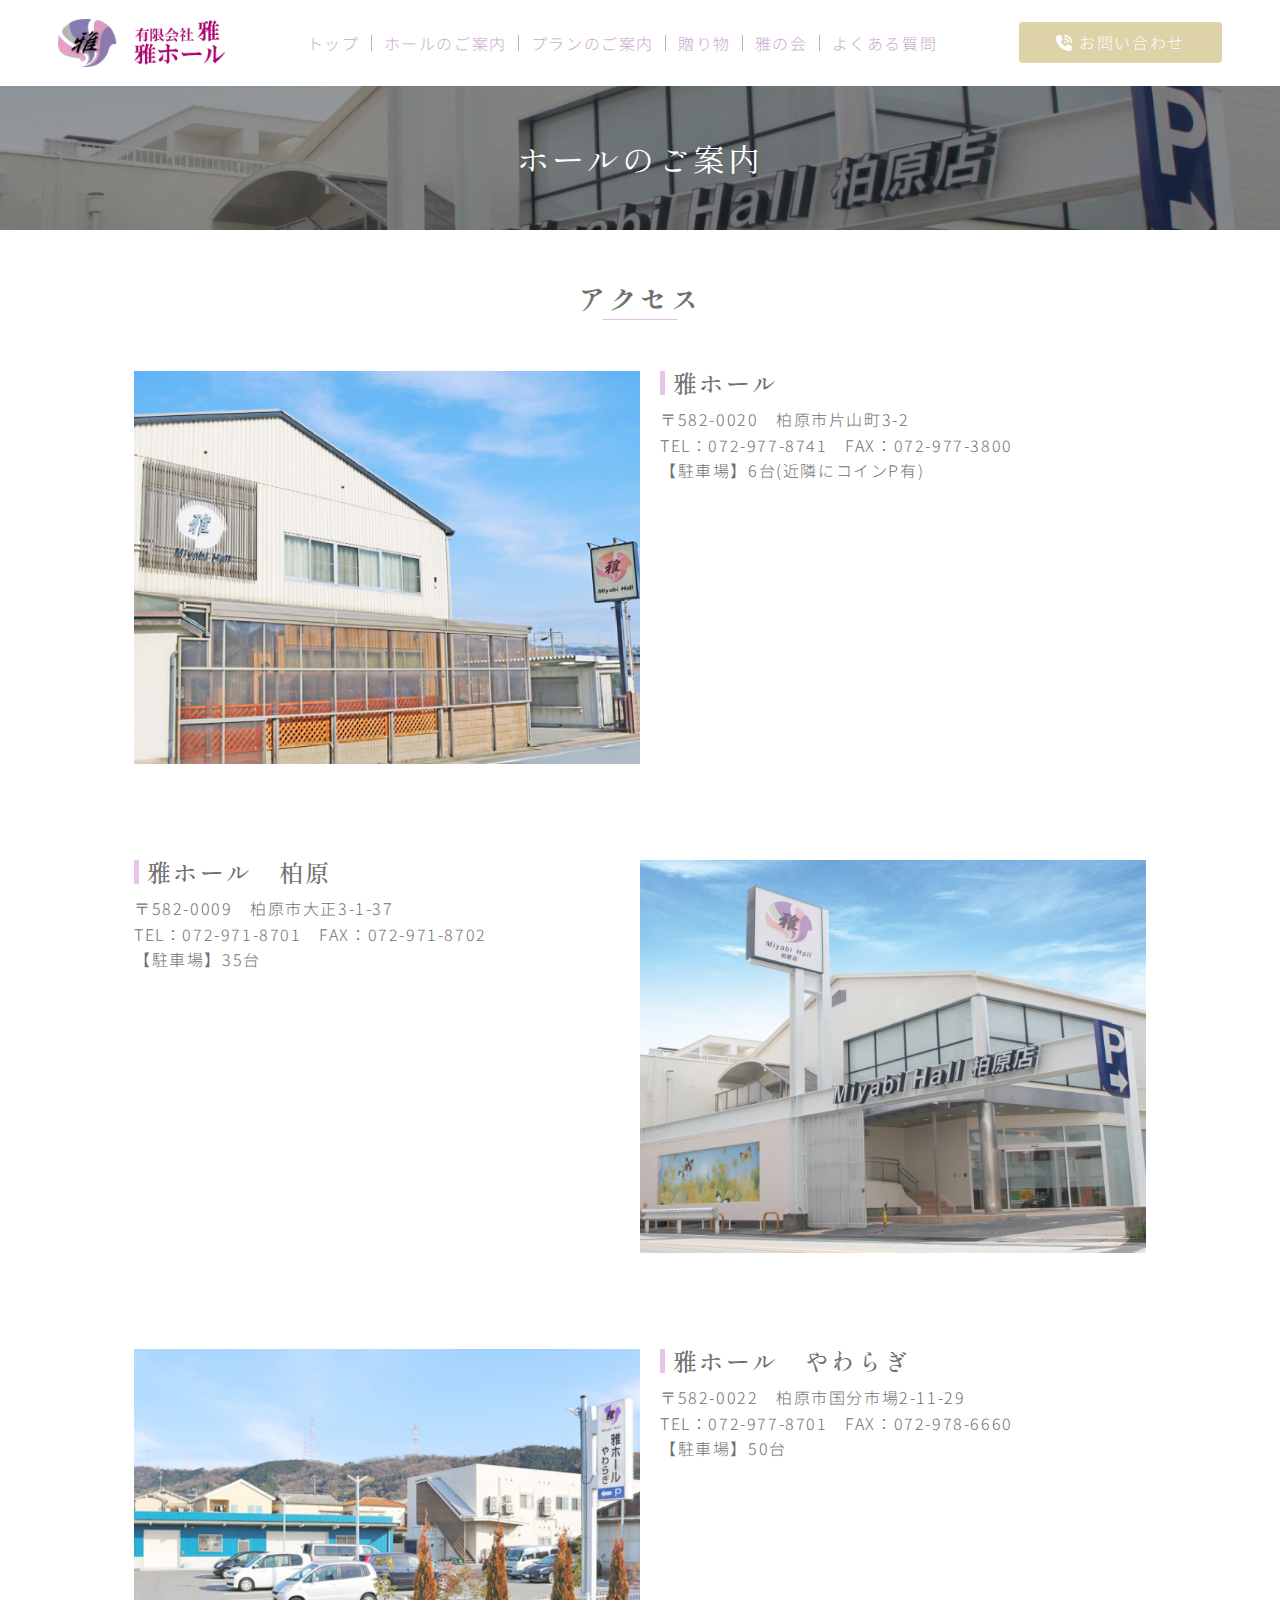
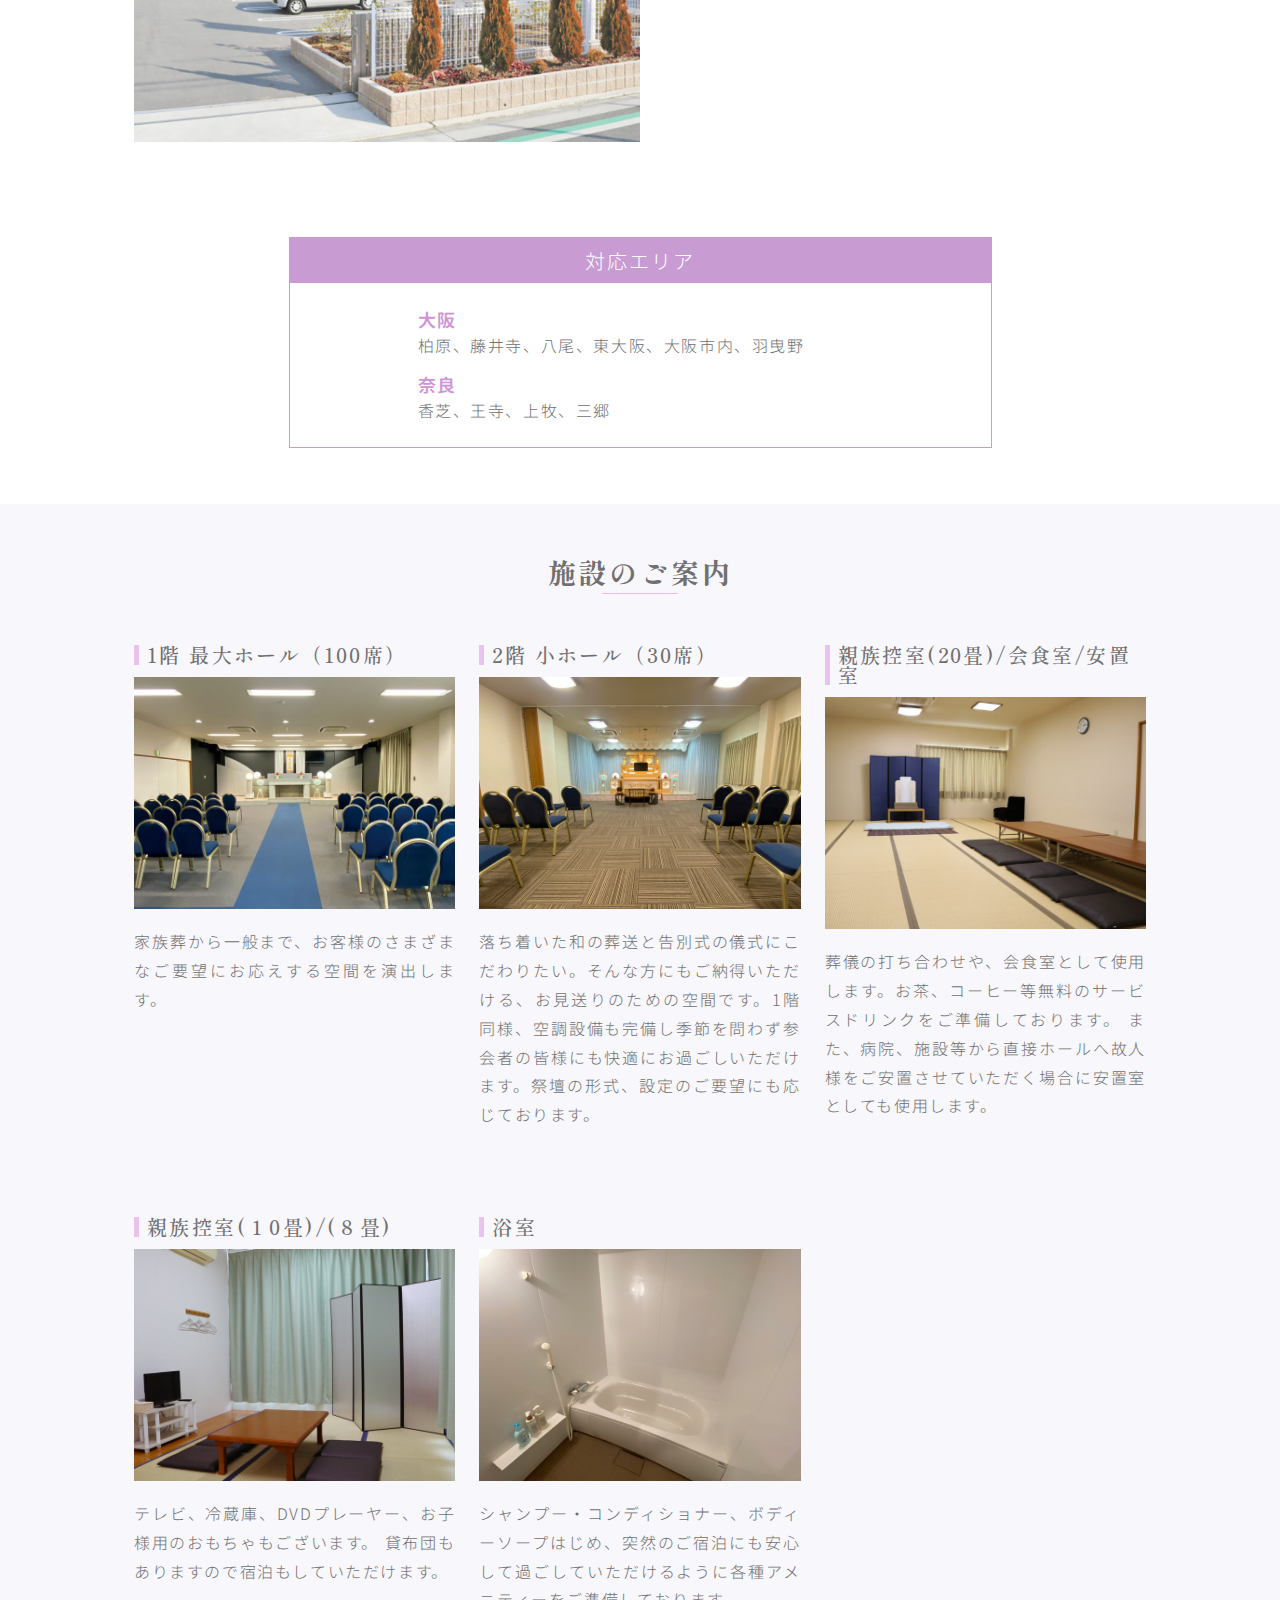
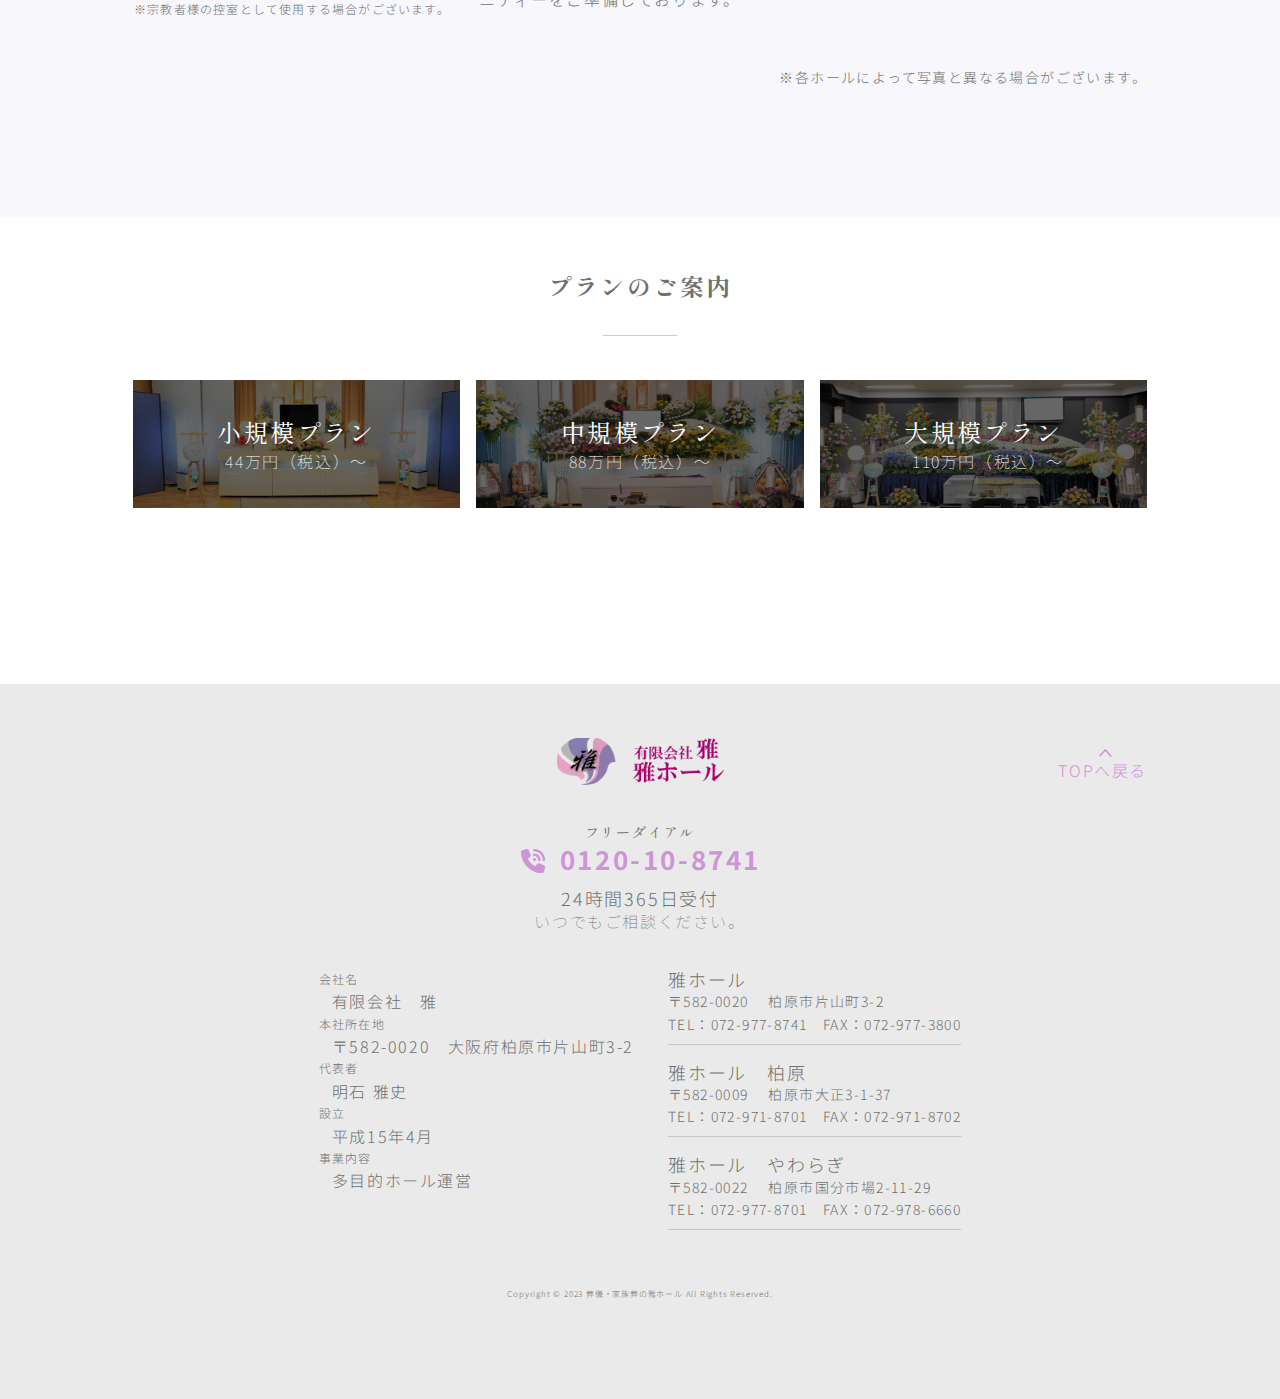
<file: hall.html>
<!DOCTYPE html>
<html lang="en">

<head>
  <meta charset="UTF-8">
  <meta http-equiv="X-UA-Compatible" content="IE=edge">
  <meta name="viewport" content="width=device-width, initial-scale=1.0">
  <title>有限会社雅 雅ホール</title>
  <link rel="stylesheet" href="./SASS/reset.css">
  <link rel="stylesheet" href="./SASS/style.css">
  <link rel="stylesheet" href="https://cdnjs.cloudflare.com/ajax/libs/font-awesome/6.3.0/css/all.min.css">
</head>

<body>
  <div class="iOS_body">
    <!-- header -->
    <header class="hall_header">
      <div class="item_box inner">
        <h1>
          <a href="index.html">
            <img src="./img/logo.png" alt="ロゴ">
          </a>
        </h1>
        <nav>
          <ul>
            <li><a href="index.html">トップ</a></li>
            <li><a href="hall.html">ホールのご案内</a></li>
            <li><a id="plan_list" href="#plan">プランのご案内</a></li>
            <li><a href="gift.html">贈り物</a></li>
            <li><a href="community.html">雅の会</a></li>
            <li><a href="question.html">よくある質問</a></li>
          </ul>
        </nav>
        <a href="tel:0120-10-8741" class="header_contact">
          <p>
            <i class="fa-solid fa-phone-volume"></i>
            お問い合わせ
          </p>
        </a>
      </div>
      <!-- hover plan_list -->
      <div class="plan_list_item">
        <ul>
          <li>
            <a href="small_plan.html" class="plan_first">
              <div class="plan_bg"></div>
              <div class="plan_text_box">
                <h3 class="plan_list_title">小規模プラン</h3>
                <p class="plan_list_text">44万円（税込）～</p>
              </div>
            </a>
          </li>
          <li>
            <a href="medium_plan.html" class="plan_second">
              <div class="plan_bg"></div>
              <div class="plan_text_box">
                <h3 class="plan_list_title">中規模プラン</h3>
                <p class="plan_list_text">88万円（税込）～</p>
              </div>
            </a>
          </li>
          <li>
            <a href="large_plan.html" class="plan_third">
              <div class="plan_bg"></div>
              <div class="plan_text_box">
                <h3 class="plan_list_title">大規模プラン</h3>
                <p class="plan_list_text">110万円（税込）～</p>
              </div>
            </a>
          </li>
        </ul>
      </div>
    </header>
    <!-- hamburger -->
    <div id="nav_area">
      <!-- menu -->
      <div class="sp_nav">
        <h1 class="nav_area_logo">
          <a href="index.html">
            <img src="./img/logo.png" alt="ロゴ">
          </a>
        </h1>
        <div class="tell_box">
          <p>24時間365日受付</p>
          <div class="tell_item">
            <i class="fa-solid fa-phone-volume"></i>
            <a href="tel:0120-10-8741">0120-10-8741</a>
          </div>
        </div>
        <nav>
          <ul>
            <li><a href="index.html">ホームに戻る</a></li>
            <li><a href="hall.html">ホールのご案内</a></li>
            <li><a href="#plan" id="plan_list_target">プランのご案内</a></li>
            <ul id="plan_list_drop">
              <li><a href="small_plan.html">小規模プラン</a></li>
              <li><a href="medium_plan.html">中規模プラン</a></li>
              <li><a href="large_plan.html">大規模プラン</a></li>
            </ul>
            <li><a href="gift.html">贈り物</a></li>
            <li><a href="community.html">雅の会</a></li>
            <li><a href="question.html">よくある質問</a></li>
          </ul>
        </nav>
      </div>
      <!-- btn -->
      <div class="toggle_btn">
        <span></span>
        <span></span>
        <span></span>
      </div>
      <!-- mask -->
      <div id="mask"></div>
    </div>

    <!-- ---------------------------------------------------------------------------------------------------------------------------------------------------------------- -->

    <!-- hall_main -->
    <div class="hall_main">
      <h1>ホールのご案内</h1>
    </div>

    <!-- hall_access -->
    <section id="hall_access" class="hall_access inner">
      <!-- util_title -->
      <h2 class="util_title_another">アクセス</h2>
      <!-- access_item_box -->
      <div class="access_item_box">
        <ul>
          <li>
            <h2 class="access_item_sp_title">雅ホール</h2>
            <img src="./img/title-pc/hole_first_pc.png" alt="かたやまホール">
            <div class="access_item_text">
              <h3 class="access_item_title">雅ホール</h3>
              <p>
                〒582-0020　柏原市片山町3-2<br>
                TEL：072-977-8741　FAX：072-977-3800<br>
                【駐車場】6台(近隣にコインP有)
              </p>
              <iframe
                src="https://www.google.com/maps/embed?pb=!1m18!1m12!1m3!1d821.3459030349073!2d135.63315869761124!3d34.56915880093146!2m3!1f0!2f0!3f0!3m2!1i1024!2i768!4f13.1!3m3!1m2!1s0x600127d68f705e27%3A0x60813dcf72dafe4!2z6ZuF44Ob44O844OrIOeJh-WxsQ!5e0!3m2!1sja!2sjp!4v1677926342189!5m2!1sja!2sjp"
                width="600" height="450" style="border:0;" allowfullscreen="" loading="lazy"
                referrerpolicy="no-referrer-when-downgrade"></iframe>
            </div>
          </li>
          <li>
            <h2 class="access_item_sp_title">雅ホール　柏原</h2>
            <img src="./img/title-pc/hole_second_pc.png" alt="かたやまホール">
            <div class="access_item_text">
              <h3 class="access_item_title">雅ホール　柏原</h3>
              <p>
                〒582-0009　柏原市大正3-1-37<br>
                TEL：072-971-8701　FAX：072-971-8702<br>
                【駐車場】35台
              </p>
              <iframe
                src="https://www.google.com/maps/embed?pb=!1m18!1m12!1m3!1d588.0840616844978!2d135.6182146150986!3d34.586494821091684!2m3!1f0!2f0!3f0!3m2!1i1024!2i768!4f13.1!3m3!1m2!1s0x60012797fa1fd4ad%3A0x4f3d5fa070dd4a2b!2z6ZuF44Ob44O844Or5p-P5Y6f!5e0!3m2!1sja!2sjp!4v1677926527995!5m2!1sja!2sjp"
                width="600" height="450" style="border:0;" allowfullscreen="" loading="lazy"
                referrerpolicy="no-referrer-when-downgrade"></iframe>
            </div>
          </li>
          <li>
            <h2 class="access_item_sp_title">雅ホール　やわらぎ</h2>
            <img src="./img/title-pc/hole_third_pc.png" alt="かたやまホール">
            <div class="access_item_text">
              <h3 class="access_item_title">雅ホール　やわらぎ</h3>
              <p>
                〒582-0022　柏原市国分市場2-11-29<br>
                TEL：072-977-8701　FAX：072-978-6660<br>
                【駐車場】50台
              </p>
              <iframe
                src="https://www.google.com/maps/embed?pb=!1m18!1m12!1m3!1d315.58487512080524!2d135.6466022605627!3d34.56696278945134!2m3!1f0!2f0!3f0!3m2!1i1024!2i768!4f13.1!3m3!1m2!1s0x60012884eb5a4259%3A0x10601b36f81cf089!2z6ZuF44Ob44O844Or44KE44KP44KJ44GO!5e0!3m2!1sja!2sjp!4v1677926425612!5m2!1sja!2sjp"
                width="600" height="450" style="border:0;" allowfullscreen="" loading="lazy"
                referrerpolicy="no-referrer-when-downgrade"></iframe>
            </div>
          </li>
        </ul>
      </div>
      <!-- access_area -->
      <div class="access_area">
        <h3 class="access_area_title">対応エリア</h3>
        <div class="access_area_text">
          <dl>
            <dt>大阪</dt>
            <dd class="access_area_text_first">柏原、藤井寺、八尾、東大阪、大阪市内、羽曳野</dd>
            <dt>奈良</dt>
            <dd>香芝、王寺、上牧、三郷</dd>
          </dl>
        </div>
      </div>
    </section>

    <!-- 室内紹介 -->
    <section class="indoor_introduction">
      <h2 class="util_title_another">施設のご案内</h2>

      <div class="hall_list">
        <ul>
          <li>
            <h3>1階 最大ホール（100席）</h3>
            <img src="./img/daihole.jpg" alt="大ホール">
            <p>家族葬から一般まで、お客様のさまざまなご要望にお応えする空間を演出します。</p>
          </li>
          <li>
            <h3>2階 小ホール（30席）</h3>
            <img src="./img/syohole.jpg" alt="小ホール">
            <p>
              落ち着いた和の葬送と告別式の儀式にこだわりたい。そんな方にもご納得いただける、お見送りのための空間です。1階同様、空調設備も完備し季節を問わず参会者の皆様にも快適にお過ごしいただけます。祭壇の形式、設定のご要望にも応じております。
            </p>
          </li>
          <li>
            <h3>親族控室(20畳)/会食室/安置室</h3>
            <img src="./img/20zyo.jpg" alt="20城部屋">
            <p>葬儀の打ち合わせや、会食室として使用します。お茶、コーヒー等無料のサービスドリンクをご準備しております。 また、病院、施設等から直接ホールへ故人様をご安置させていただく場合に安置室としても使用します。</p>
          </li>
          <li>
            <h3>親族控室(１0畳)/(８畳)</h3>
            <img src="./img/10zyo.jpg" alt="10城部屋">
            <p>
              テレビ、冷蔵庫、DVDプレーヤー、お子様用のおもちゃもございます。 貸布団もありますので宿泊もしていただけます。<br>
            </p>
            <p class="text">
              ※宗教者様の控室として使用する場合がございます。
            </p>
          </li>
          <li>
            <h3>浴室</h3>
            <img src="./img/yokushitu.jpg" alt="浴室">
            <p>シャンプー・コンディショナー、ボディーソープはじめ、突然のご宿泊にも安心して過ごしていただけるように各種アメニティーをご準備しております。</p>
          </li>
        </ul>
        <div class="caution">
          ※各ホールによって写真と異なる場合がございます。
        </div>
      </div>
    </section>

    <!-- plan -->
    <section id="plan" class="hall_plan">
      <!-- util_title -->
      <h2 class="util_title_another">プランのご案内</h2>
      <!-- plan_list -->
      <div class="plan_list">
        <ul>
          <li>
            <a href="small_plan.html" class="plan_first">
              <div class="plan_bg"></div>
              <div class="plan_text_box">
                <h3 class="plan_list_title">小規模プラン</h3>
                <p class="plan_list_text">44万円（税込）～</p>
              </div>
            </a>
          </li>
          <li>
            <a href="medium_plan.html" class="plan_second">
              <div class="plan_bg"></div>
              <div class="plan_text_box">
                <h3 class="plan_list_title">中規模プラン</h3>
                <p class="plan_list_text">88万円（税込）～</p>
              </div>
            </a>
          </li>
          <li>
            <a href="large_plan.html" class="plan_third">
              <div class="plan_bg"></div>
              <div class="plan_text_box">
                <h3 class="plan_list_title">大規模プラン</h3>
                <p class="plan_list_text">110万円（税込）～</p>
              </div>
            </a>
          </li>
        </ul>
      </div>
    </section>



    <!-- ---------------------------------------------------------------------------------------------------------------------------------------------------------------- -->
    <!-- footer -->
    <footer>
      <h1>
        <a href="index.html">
          <img src="./img/logo.png" alt="ロゴ">
        </a>
        <!-- top scroll -->
        <div class="top_scroll">
          TOPへ戻る
        </div>
      </h1>
      <!-- tell_box -->
      <div class="question_contact_item">
        <p class="about_contact_item_text">
          フリーダイアル
        </p>
        <div class="about_contact_item_tell">
          <i class="fa-solid fa-phone-volume"></i>
          <a href="tel:0120-10-8741">0120-10-8741</a>
        </div>
        <p>
          24時間365日受付
        </p>
        <p class="tell_anytime">
          いつでもご相談ください。
        </p>
      </div>
      <!-- information -->
      <div class="footer_information">
        <div class="footer_left">
          <dl>
            <dt>会社名</dt>
            <dd>有限会社　雅</dd>
            <dt>本社所在地</dt>
            <dd>〒582-0020　大阪府柏原市片山町3-2</dd>
            <dt>代表者</dt>
            <dd>明石 雅史</dd>
            <dt>設立</dt>
            <dd>平成15年4月</dd>
            <dt>事業内容</dt>
            <dd>多目的ホール運営</dd>
          </dl>
        </div>
        <div class="footer_right">
          <dl>
            <dt>雅ホール</dt>
            <dd>〒582-0020　 柏原市片山町3-2</dd>
            <dd>TEL：072-977-8741　FAX：072-977-3800</dd>
          </dl>
          <dl>
            <dt>雅ホール　柏原</dt>
            <dd>〒582-0009　 柏原市大正3-1-37</dd>
            <dd>TEL：072-971-8701　FAX：072-971-8702</dd>
          </dl>
          <dl>
            <dt>雅ホール　やわらぎ</dt>
            <dd>〒582-0022　 柏原市国分市場2-11-29</dd>
            <dd>TEL：072-977-8701　FAX：072-978-6660</dd>
          </dl>
        </div>
      </div>
      <!-- copy -->
      <div class="copy">
        <p>
          <small>
            Copyright © 2023 葬儀・家族葬の雅ホール All Rights Reserved.
          </small>
        </p>
      </div>
    </footer>
    <!-- ball_link -->
    <div class="ball_link">
      <ul>
        <li>
          <a href="tel:0120-10-8741" class="ball_link_first">
            <img src="./img/tell_icon.png" alt="電話アイコン">
            <p>お問い合わせ</p>
          </a>
        </li>
        <li>
          <a href="hall.html">
            <img src="./img/map_icon.png" alt="マップアイコン">
            <p>アクセス</p>
          </a>
        </li>
        <li>
          <a href="community.html">
            <img src="./img/status_icon.png" alt="雅の会アイコン">
            <p>雅の会</p>
          </a>
        </li>
      </ul>
    </div>
  </div>

  <script src="js/main.js"></script>
</body>

</html>
</file>
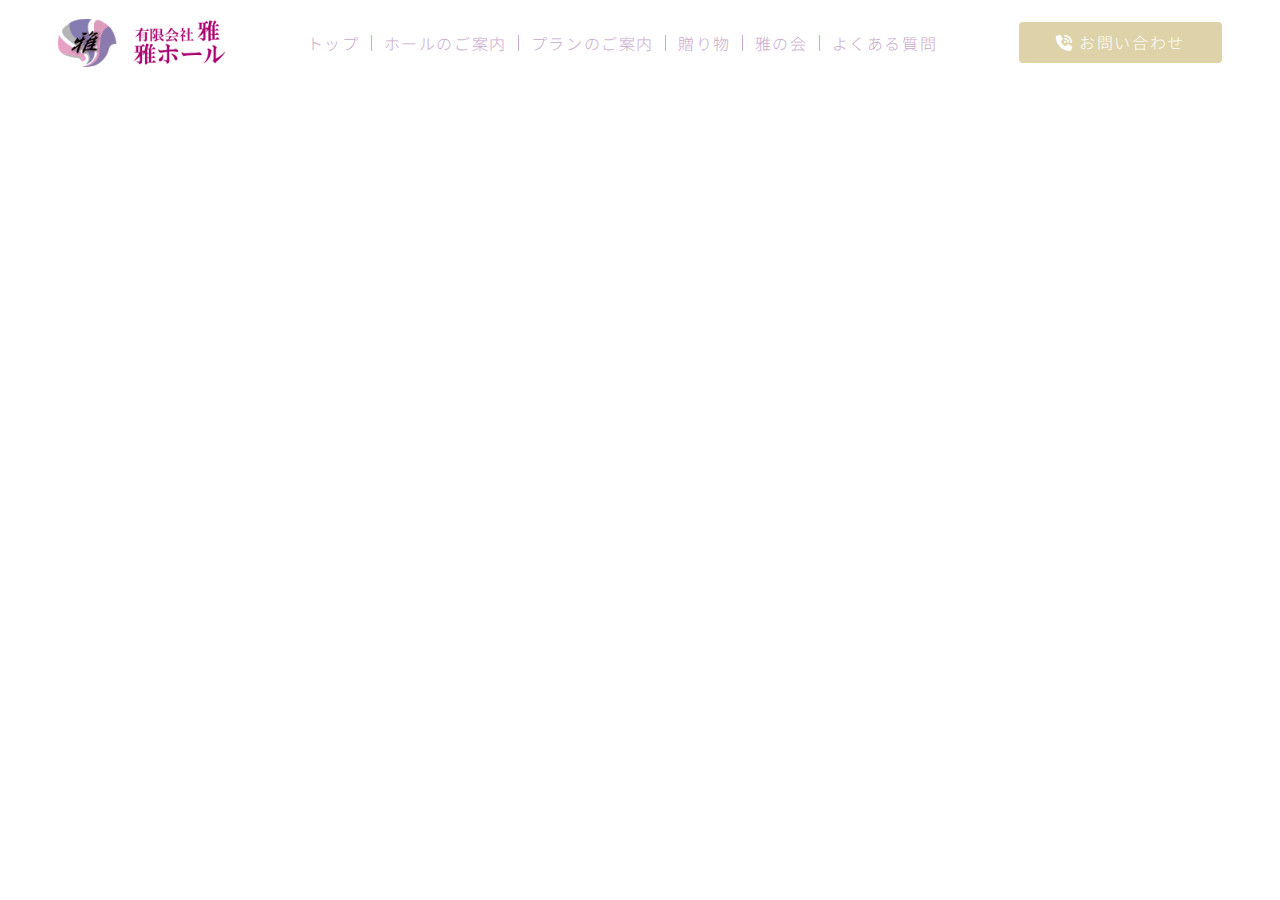
<file: header.html>
<!DOCTYPE html>
<html lang="en">

<head>
  <meta charset="UTF-8">
  <meta http-equiv="X-UA-Compatible" content="IE=edge">
  <meta name="viewport" content="width=device-width, initial-scale=1.0">
  <title>有限会社雅 雅ホール</title>
  <link rel="stylesheet" href="./SASS/reset.css">
  <link rel="stylesheet" href="./SASS/style.css">
  <link rel="stylesheet" href="https://cdnjs.cloudflare.com/ajax/libs/font-awesome/6.3.0/css/all.min.css">
</head>

<body>
  <div class="iOS_body">
    <!-- header -->
    <header>
      <div class="item_box inner">
        <h1>
          <a href="index.html">
            <img src="./img/logo.png" alt="ロゴ">
          </a>
        </h1>
        <nav>
          <ul>
            <li><a href="index.html">トップ</a></li>
            <li><a href="#access">ホールのご案内</a></li>
            <li><a id="plan_list" href="#plan">プランのご案内</a></li>
            <li><a href="">贈り物</a></li>
            <li><a href="">雅の会</a></li>
            <li><a href="">よくある質問</a></li>
          </ul>
        </nav>
        <a href="" class="header_contact">
          <p>
            <i class="fa-solid fa-phone-volume"></i>
            お問い合わせ
          </p>
        </a>
      </div>
      <!-- hover plan_list -->
      <div class="plan_list_item">
        <ul>
          <li>
            <a href="" class="plan_first">
              <div class="plan_bg"></div>
              <div class="plan_text_box">
                <h3 class="plan_list_title">小規模プラン</h3>
                <p class="plan_list_text">44万円（税込）～</p>
              </div>
            </a>
          </li>
          <li>
            <a href="" class="plan_second">
              <div class="plan_bg"></div>
              <div class="plan_text_box">
                <h3 class="plan_list_title">中規模プラン</h3>
                <p class="plan_list_text">88万円（税込）～</p>
              </div>
            </a>
          </li>
          <li>
            <a href="" class="plan_third">
              <div class="plan_bg"></div>
              <div class="plan_text_box">
                <h3 class="plan_list_title">大規模プラン</h3>
                <p class="plan_list_text">110万円（税込）～</p>
              </div>
            </a>
          </li>
        </ul>
      </div>
    </header>
    <!-- hamburger -->
    <div id="nav_area">
      <!-- menu -->
      <div class="sp_nav">
        <h1 class="nav_area_logo">
          <a href="index.html">
            <img src="./img/logo.png" alt="ロゴ">
          </a>
        </h1>
        <div class="tell_box">
          <p>24時間365日受付</p>
          <div class="tell_item">
            <i class="fa-solid fa-phone-volume"></i>
            <a href="tel:0120-10-8741">0120-10-8741</a>
          </div>
        </div>
        <nav>
          <ul>
            <li><a href="#access">ホールのご案内</a></li>
            <li><a href="#plan" id="plan_list_target">プランのご案内</a></li>
            <ul id="plan_list_drop">
              <li><a href="">小規模プラン</a></li>
              <li><a href="">中規模プラン</a></li>
              <li><a href="">大規模プラン</a></li>
            </ul>
            <li><a href="">贈り物</a></li>
            <li><a href="">雅の会</a></li>
            <li><a href="">よくある質問</a></li>
          </ul>
        </nav>
      </div>
      <!-- btn -->
      <div class="toggle_btn">
        <span></span>
        <span></span>
        <span></span>
      </div>
      <!-- mask -->
      <div id="mask"></div>
    </div>
</file>
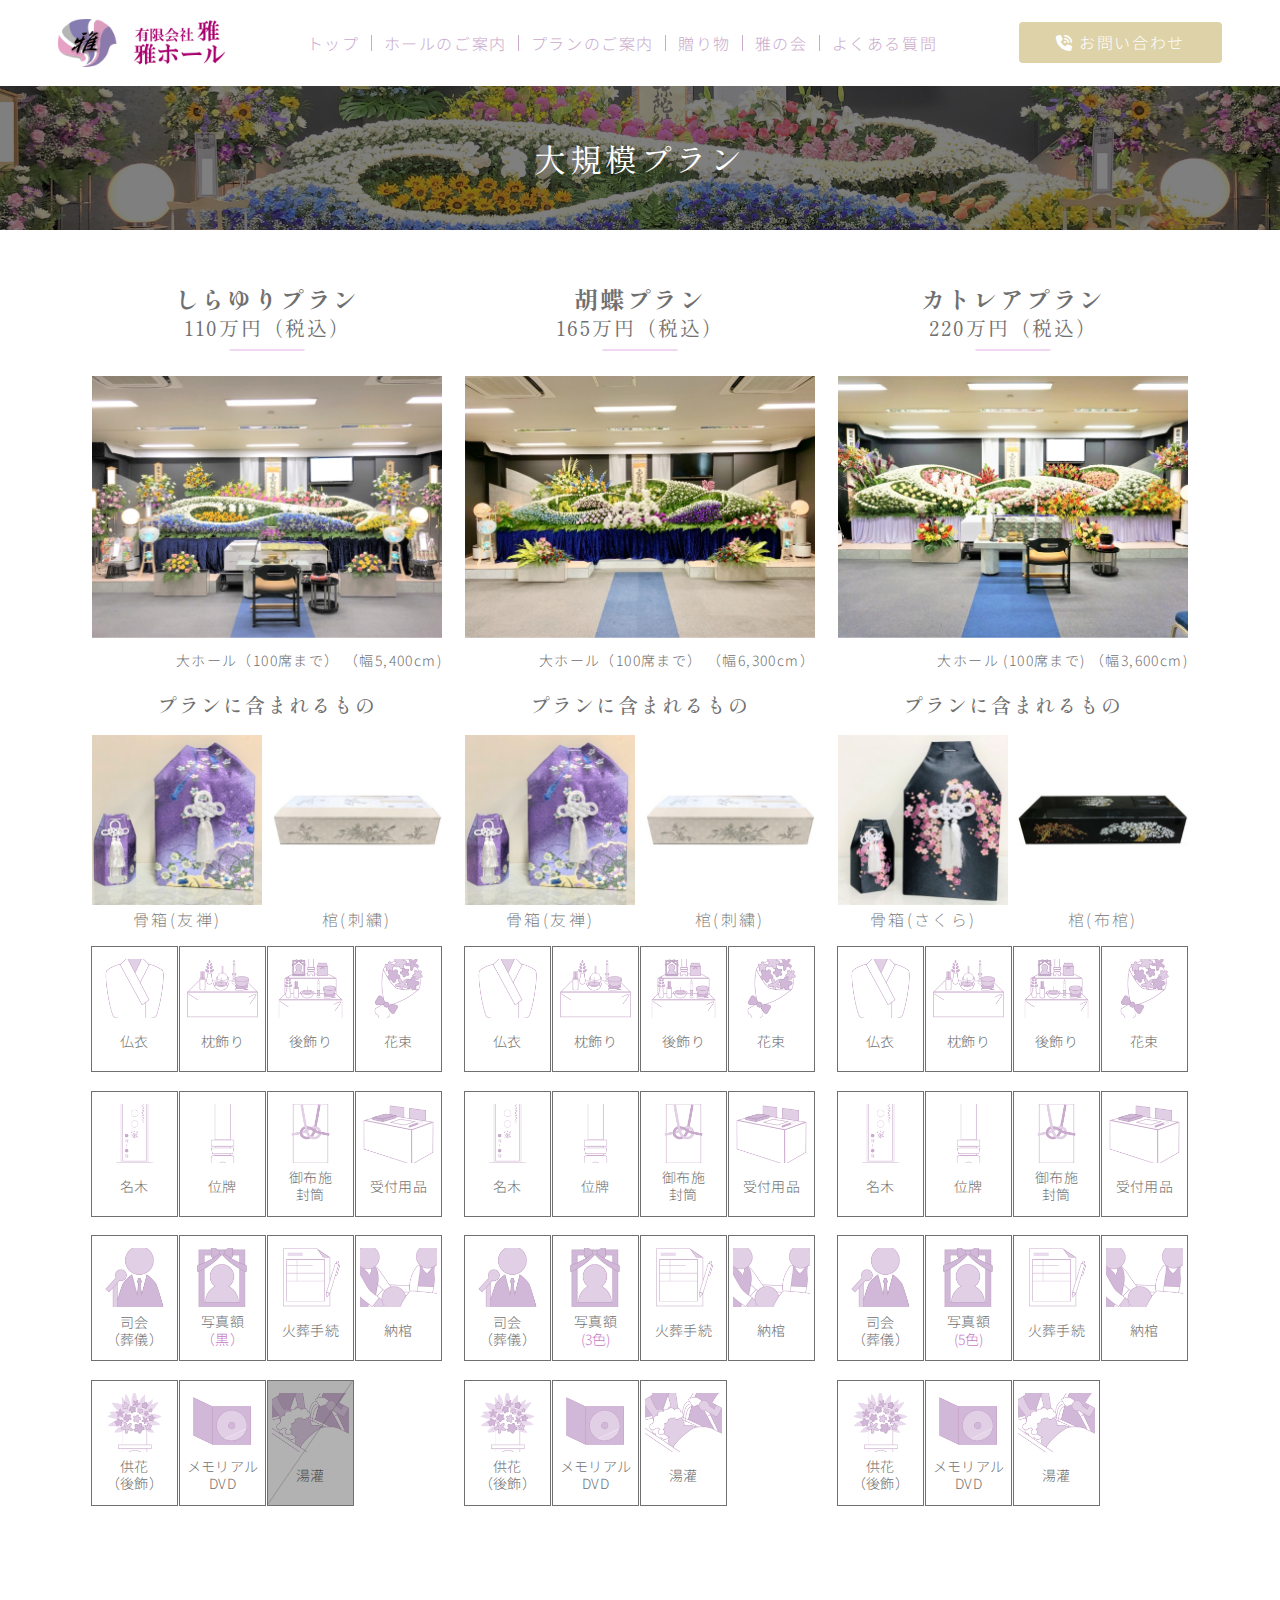
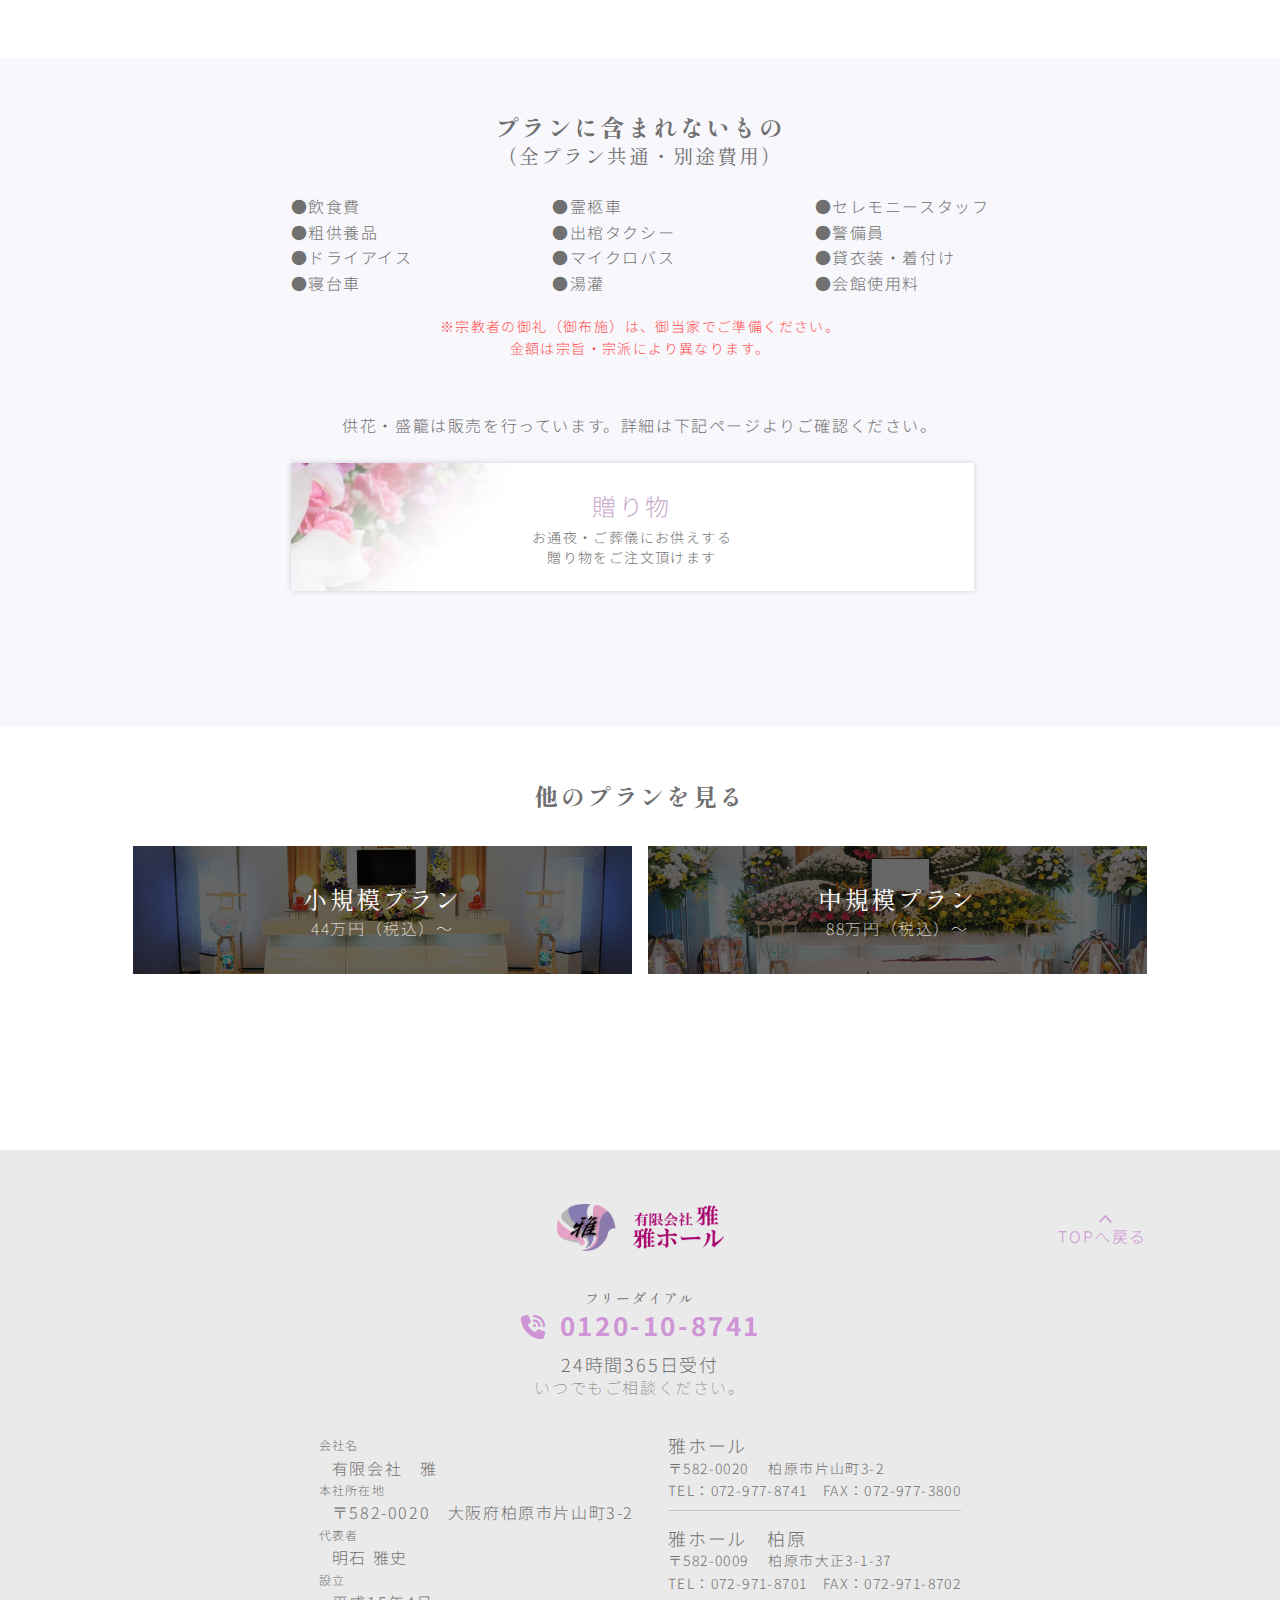
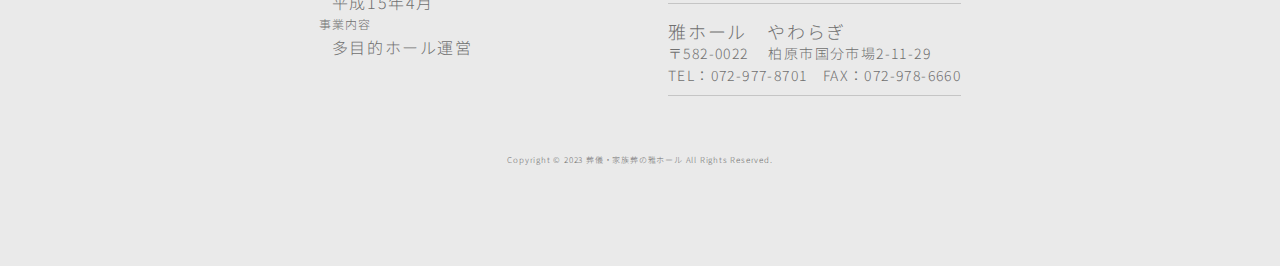
<file: large_plan.html>
<!DOCTYPE html>
<html lang="en">

<head>
  <meta charset="UTF-8">
  <meta http-equiv="X-UA-Compatible" content="IE=edge">
  <meta name="viewport" content="width=device-width, initial-scale=1.0">
  <title>有限会社雅 雅ホール</title>
  <link rel="stylesheet" href="./SASS/reset.css">
  <link rel="stylesheet" href="./SASS/style.css">
  <link rel="stylesheet" href="https://cdnjs.cloudflare.com/ajax/libs/font-awesome/6.3.0/css/all.min.css">
</head>

<body>
  <div class="iOS_body">
    <!-- header -->
    <header class="hall_header">
      <div class="item_box inner">
        <h1>
          <a href="index.html">
            <img src="./img/logo.png" alt="ロゴ">
          </a>
        </h1>
        <nav>
          <ul>
            <li><a href="index.html">トップ</a></li>
            <li><a href="hall.html">ホールのご案内</a></li>
            <li><a id="plan_list" href="#plan">プランのご案内</a></li>
            <li><a href="gift.html">贈り物</a></li>
            <li><a href="community.html">雅の会</a></li>
            <li><a href="question.html">よくある質問</a></li>
          </ul>
        </nav>
        <a href="tel:0120-10-8741" class="header_contact">
          <p>
            <i class="fa-solid fa-phone-volume"></i>
            お問い合わせ
          </p>
        </a>
      </div>
      <!-- hover plan_list -->
      <div class="plan_list_item">
        <ul>
          <li>
            <a href="small_plan.html" class="plan_first">
              <div class="plan_bg"></div>
              <div class="plan_text_box">
                <h3 class="plan_list_title">小規模プラン</h3>
                <p class="plan_list_text">44万円（税込）～</p>
              </div>
            </a>
          </li>
          <li>
            <a href="medium_plan.html" class="plan_second">
              <div class="plan_bg"></div>
              <div class="plan_text_box">
                <h3 class="plan_list_title">中規模プラン</h3>
                <p class="plan_list_text">88万円（税込）～</p>
              </div>
            </a>
          </li>
          <li>
            <a href="large_plan.html" class="plan_third">
              <div class="plan_bg"></div>
              <div class="plan_text_box">
                <h3 class="plan_list_title">大規模プラン</h3>
                <p class="plan_list_text">110万円（税込）～</p>
              </div>
            </a>
          </li>
        </ul>
      </div>
    </header>
    <!-- hamburger -->
    <div id="nav_area">
      <!-- menu -->
      <div class="sp_nav">
        <h1 class="nav_area_logo">
          <a href="index.html">
            <img src="./img/logo.png" alt="ロゴ">
          </a>
        </h1>
        <div class="tell_box">
          <p>24時間365日受付</p>
          <div class="tell_item">
            <i class="fa-solid fa-phone-volume"></i>
            <a href="tel:0120-10-8741">0120-10-8741</a>
          </div>
        </div>
        <nav>
          <ul>
            <li><a href="index.html">ホームに戻る</a></li>
            <li><a href="hall.html">ホールのご案内</a></li>
            <li><a href="#plan" id="plan_list_target">プランのご案内</a></li>
            <ul id="plan_list_drop">
              <li><a href="small_plan.html">小規模プラン</a></li>
              <li><a href="medium_plan.html">中規模プラン</a></li>
              <li><a href="large_plan.html">大規模プラン</a></li>
            </ul>
            <li><a href="gift.html">贈り物</a></li>
            <li><a href="community.html">雅の会</a></li>
            <li><a href="question.html">よくある質問</a></li>
          </ul>
        </nav>
      </div>
      <!-- btn -->
      <div class="toggle_btn">
        <span></span>
        <span></span>
        <span></span>
      </div>
      <!-- mask -->
      <div id="mask"></div>
    </div>

    <!-- hall_main -->
    <div class="large_plan_main">
      <h1>大規模プラン</h1>
    </div>

    <!-- small_plan_list -->
    <section class="small_plan_list">
      <ul>
        <li class="plan_li">
          <div class="title">
            <h2>しらゆりプラン</h2>
            <p>110万円（税込）</p>
          </div>
          <img class="img" src="./img/daikibopuran/sirayuri.jpg" alt="しらゆりプラン画像">
          <p class="text">大ホール（100席まで） （幅5,400cm)</p>
          <div class="plan_service_list">
            <h3>プランに含まれるもの</h3>
            <div class="plan_service_list_imgs">
              <div class="plan_service_list_imgs_item">
                <img src="./img/puranitem/yuzen.jpg" alt="友禅画像">
                <p>骨箱(友禅)</p>
              </div>
              <div class="plan_service_list_imgs_item">
                <img src="./img/puranitem/sisyu.jpg" alt="棺(刺繍)画像">
                <p>棺(刺繍)</p>
              </div>
            </div>
            <div class="plan_service_list_box">
              <ol>
                <li>
                  <img src="./img/plan_icon/600/仏衣@4x.png" alt="仏衣画像">
                  <p>仏衣</p>
                </li>
                <li>
                  <img src="./img/plan_icon/600/枕飾り@4x.png" alt="枕飾り画像">
                  <p>枕飾り</p>
                </li>
                <li>
                  <img src="./img/plan_icon/600/後飾り@4x.png" alt="後飾り画像">
                  <p>後飾り</p>
                </li>
                <li>
                  <img src="./img/plan_icon/600/花束@4x.png" alt="花束画像">
                  <p>花束</p>
                </li>
                <li>
                  <img src="./img/plan_icon/600/名木@4x.png" alt="名木画像">
                  <p>名木</p>
                </li>
                <li>
                  <img src="./img/plan_icon/600/位牌@4x.png" alt="位牌画像">
                  <p>位牌</p>
                </li>
                <li>
                  <img src="./img/plan_icon/600/御布施封筒@4x.png" alt="御布施 封筒画像">
                  <p>御布施<br>封筒</p>
                </li>
                <li>
                  <img src="./img/plan_icon/600/受付@4x.png" alt="受付用品画像">
                  <p>受付用品</p>
                </li>
                <li>
                  <img src="./img/plan_icon/600/司会@4x.png" alt="司会 （葬儀）画像">
                  <p>司会<br>（葬儀）</p>
                </li>
                <li>
                  <img src="./img/plan_icon/600/写真額@4x.png" alt="写真額 （黒）画像">
                  <p>
                    写真額
                    <span>
                      （黒）
                    </span>
                  </p>
                </li>
                <li>
                  <img src="./img/plan_icon/600/手続き@4x.png" alt="火葬手続画像">
                  <p>火葬手続</p>
                </li>
                <li>
                  <img src="./img/plan_icon/600/納棺@4x.png" alt="納棺画像">
                  <p>納棺</p>
                </li>
                <li>
                  <img src="./img/plan_icon/600/供花@4x.png" alt="供花 （後飾）画像">
                  <p>供花<br>（後飾）</p>
                </li>
                <li>
                  <img src="./img/plan_icon/600/メモリアルDVD@4x.png" alt="追悼ビデオ画像">
                  <p>メモリアル<br>DVD</p>
                </li>
                <li class="close">
                  <img src="./img/plan_icon/600/湯灌@4x.png" alt="湯灌">
                  <p>湯灌</p>
                </li>
              </ol>
            </div>
          </div>
        </li>
        <li class="plan_li">
          <div class="title">
            <h2>胡蝶プラン</h2>
            <p>165万円（税込）</p>
          </div>
          <img class="img" src="./img/daikibopuran/kotyo.jpg" alt="胡蝶プラン画像">
          <p class="text">大ホール（100席まで） （幅6,300cm）</p>
          <div class="plan_service_list">
            <h3>プランに含まれるもの</h3>
            <div class="plan_service_list_imgs">
              <div class="plan_service_list_imgs_item">
                <img src="./img/puranitem/yuzen.jpg" alt="友禅画像">
                <p>骨箱(友禅)</p>
              </div>
              <div class="plan_service_list_imgs_item">
                <img src="./img/puranitem/sisyu.jpg" alt="棺(刺繍)画像">
                <p>棺(刺繍)</p>
              </div>
            </div>
            <div class="plan_service_list_box">
              <ol>
                <li>
                  <img src="./img/plan_icon/600/仏衣@4x.png" alt="仏衣画像">
                  <p>仏衣</p>
                </li>
                <li>
                  <img src="./img/plan_icon/600/枕飾り@4x.png" alt="枕飾り画像">
                  <p>枕飾り</p>
                </li>
                <li>
                  <img src="./img/plan_icon/600/後飾り@4x.png" alt="後飾り画像">
                  <p>後飾り</p>
                </li>
                <li>
                  <img src="./img/plan_icon/600/花束@4x.png" alt="花束画像">
                  <p>花束</p>
                </li>
                <li>
                  <img src="./img/plan_icon/600/名木@4x.png" alt="名木画像">
                  <p>名木</p>
                </li>
                <li>
                  <img src="./img/plan_icon/600/位牌@4x.png" alt="位牌画像">
                  <p>位牌</p>
                </li>
                <li>
                  <img src="./img/plan_icon/600/御布施封筒@4x.png" alt="御布施 封筒画像">
                  <p>御布施<br>封筒</p>
                </li>
                <li>
                  <img src="./img/plan_icon/600/受付@4x.png" alt="受付用品画像">
                  <p>受付用品</p>
                </li>
                <li>
                  <img src="./img/plan_icon/600/司会@4x.png" alt="司会 （葬儀）画像">
                  <p>司会<br>（葬儀）</p>
                </li>
                <li>
                  <img src="./img/plan_icon/600/写真額@4x.png" alt="写真額 （黒）画像">
                  <p>
                    写真額<br>
                    <span>
                      (3色)
                    </span>
                  </p>
                </li>
                <li>
                  <img src="./img/plan_icon/600/手続き@4x.png" alt="火葬手続画像">
                  <p>火葬手続</p>
                </li>
                <li>
                  <img src="./img/plan_icon/600/納棺@4x.png" alt="納棺画像">
                  <p>納棺</p>
                </li>
                <li>
                  <img src="./img/plan_icon/600/供花@4x.png" alt="供花 （後飾）画像">
                  <p>供花<br>（後飾）</p>
                </li>
                <li>
                  <img src="./img/plan_icon/600/メモリアルDVD@4x.png" alt="追悼ビデオ画像">
                  <p>メモリアル<br>DVD</p>
                </li>
                <li>
                  <img src="./img/plan_icon/600/湯灌@4x.png" alt="湯灌">
                  <p>湯灌</p>
                </li>
              </ol>
            </div>
          </div>
        </li>
        <li class="plan_li">
          <div class="title">
            <h2>カトレアプラン</h2>
            <p>220万円（税込）</p>
          </div>
          <img class="img" src="./img/daikibopuran/katorea.jpg" alt="カトレアプラン画像">
          <p class="text">大ホール (100席まで) （幅3,600cm)</p>
          <div class="plan_service_list">
            <h3>プランに含まれるもの</h3>
            <div class="plan_service_list_imgs">
              <div class="plan_service_list_imgs_item">
                <img src="./img/puranitem/sakura.jpg" alt="さくら画像">
                <p>骨箱(さくら)</p>
              </div>
              <div class="plan_service_list_imgs_item">
                <img src="./img/puranitem/nuri.jpg" alt="棺(布棺)画像">
                <p>棺(布棺)</p>
              </div>
            </div>
            <div class="plan_service_list_box">
              <ol>
                <li>
                  <img src="./img/plan_icon/600/仏衣@4x.png" alt="仏衣画像">
                  <p>仏衣</p>
                </li>
                <li>
                  <img src="./img/plan_icon/600/枕飾り@4x.png" alt="枕飾り画像">
                  <p>枕飾り</p>
                </li>
                <li>
                  <img src="./img/plan_icon/600/後飾り@4x.png" alt="後飾り画像">
                  <p>後飾り</p>
                </li>
                <li>
                  <img src="./img/plan_icon/600/花束@4x.png" alt="花束画像">
                  <p>花束</p>
                </li>
                <li>
                  <img src="./img/plan_icon/600/名木@4x.png" alt="名木画像">
                  <p>名木</p>
                </li>
                <li>
                  <img src="./img/plan_icon/600/位牌@4x.png" alt="位牌画像">
                  <p>位牌</p>
                </li>
                <li>
                  <img src="./img/plan_icon/600/御布施封筒@4x.png" alt="御布施 封筒画像">
                  <p>御布施<br>封筒</p>
                </li>
                <li>
                  <img src="./img/plan_icon/600/受付@4x.png" alt="受付用品画像">
                  <p>受付用品</p>
                </li>
                <li>
                  <img src="./img/plan_icon/600/司会@4x.png" alt="司会 （葬儀）画像">
                  <p>司会<br>（葬儀）</p>
                </li>
                <li>
                  <img src="./img/plan_icon/600/写真額@4x.png" alt="写真額 （黒）画像">
                  <p>
                    写真額<br>
                    <span>
                      (5色)
                    </span>
                  </p>
                </li>
                <li>
                  <img src="./img/plan_icon/600/手続き@4x.png" alt="火葬手続画像">
                  <p>火葬手続</p>
                </li>
                <li>
                  <img src="./img/plan_icon/600/納棺@4x.png" alt="納棺画像">
                  <p>納棺</p>
                </li>
                <li>
                  <img src="./img/plan_icon/600/供花@4x.png" alt="供花 （後飾）画像">
                  <p>供花<br>（後飾）</p>
                </li>
                <li>
                  <img src="./img/plan_icon/600/メモリアルDVD@4x.png" alt="追悼ビデオ画像">
                  <p>メモリアル<br>DVD</p>
                </li>
                <li>
                  <img src="./img/plan_icon/600/湯灌@4x.png" alt="湯灌">
                  <p>湯灌</p>
                </li>
              </ol>
            </div>
          </div>
        </li>
      </ul>
    </section>

    <!-- not_service_plan -->
    <section class="not_service_plan">
      <div class="title">
        <h2>
          プランに含まれないもの
        </h2>
        <p>（全プラン共通・別途費用）</p>
      </div>
      <div class="not_service_plan_box">
        <ul class="pc">
          <li>
            ●飲食費
          </li>
          <li>
            ●粗供養品
          </li>
          <li>
            ●ドライアイス
          </li>
          <li>
            ●寝台車
          </li>
        </ul>
        <ul class="pc">
          <li>
            ●霊柩車
          </li>
          <li>
            ●出棺タクシー
          </li>
          <li>
            ●マイクロバス
          </li>
          <li>
            ●湯灌
          </li>
        </ul>
        <ul class="pc">
          <li>
            ●セレモニースタッフ
          </li>
          <li>
            ●警備員
          </li>
          <li>
            ●貸衣装・着付け
          </li>
          <li>
            ●会館使用料
          </li>
        </ul>
        <!-- sp -->
        <ul class="sp">
          <li>
            ●飲食費
          </li>
          <li>
            ●粗供養品
          </li>
          <li>
            ●ドライアイス
          </li>
          <li>
            ●寝台車
          </li>
          <li>
            ●霊柩車
          </li>
          <li>
            ●出棺タクシー
          </li>
        </ul>
        <ul class="sp">
          <li>
            ●マイクロバス
          </li>
          <li>
            ●湯灌
          </li>
          <li>
            ●セレモニースタッフ
          </li>
          <li>
            ●警備員
          </li>
          <li>
            ●貸衣装・着付け
          </li>
          <li>
            ●会館使用料
          </li>
        </ul>
      </div>
      <p class="caution_text">
        ※宗教者の御礼（御布施）は、御当家でご準備ください。<br>金額は宗旨・宗派により異なります。
      </p>
      <div class="plan_gift_box">
        <p>
          供花・盛籠は販売を行っています。<br class="pc_hidden">詳細は下記ページよりご確認ください。
        </p>
        <!-- gift_link_banner -->
        <div class="main_link_item">
          <a href="gift.html">
            <h3 class="main_link_title">贈り物</h3>
            <p class="main_link_text text_first">お通夜・ご葬儀にお供えする<br>贈り物をご注文頂けます</p>
          </a>
        </div>
      </div>
    </section>

    <!-- plan -->
    <section id="plan" class="hall_plan">
      <!-- util_title -->
      <h2>他のプランを見る</h2>
      <!-- plan_list -->
      <div class="plan_list">
        <ul>
          <li>
            <a href="small_plan.html" class="plan_first">
              <div class="plan_bg"></div>
              <div class="plan_text_box">
                <h3 class="plan_list_title">小規模プラン</h3>
                <p class="plan_list_text">44万円（税込）～</p>
              </div>
            </a>
          </li>
          <li>
            <a href="medium_plan.html" class="plan_second">
              <div class="plan_bg"></div>
              <div class="plan_text_box">
                <h3 class="plan_list_title">中規模プラン</h3>
                <p class="plan_list_text">88万円（税込）～</p>
              </div>
            </a>
          </li>
        </ul>
      </div>
    </section>

    <!-- footer -->
    <footer>
      <h1>
        <a href="index.html">
          <img src="./img/logo.png" alt="ロゴ">
        </a>
        <!-- top scroll -->
        <div class="top_scroll">
          TOPへ戻る
        </div>
      </h1>
      <!-- tell_box -->
      <div class="question_contact_item">
        <p class="about_contact_item_text">
          フリーダイアル
        </p>
        <div class="about_contact_item_tell">
          <i class="fa-solid fa-phone-volume"></i>
          <a href="tel:0120-10-8741">0120-10-8741</a>
        </div>
        <p>
          24時間365日受付
        </p>
        <p class="tell_anytime">
          いつでもご相談ください。
        </p>
      </div>
      <!-- information -->
      <div class="footer_information">
        <div class="footer_left">
          <dl>
            <dt>会社名</dt>
            <dd>有限会社　雅</dd>
            <dt>本社所在地</dt>
            <dd>〒582-0020　大阪府柏原市片山町3-2</dd>
            <dt>代表者</dt>
            <dd>明石 雅史</dd>
            <dt>設立</dt>
            <dd>平成15年4月</dd>
            <dt>事業内容</dt>
            <dd>多目的ホール運営</dd>
          </dl>
        </div>
        <div class="footer_right">
          <dl>
            <dt>雅ホール</dt>
            <dd>〒582-0020　 柏原市片山町3-2</dd>
            <dd>TEL：072-977-8741　FAX：072-977-3800</dd>
          </dl>
          <dl>
            <dt>雅ホール　柏原</dt>
            <dd>〒582-0009　 柏原市大正3-1-37</dd>
            <dd>TEL：072-971-8701　FAX：072-971-8702</dd>
          </dl>
          <dl>
            <dt>雅ホール　やわらぎ</dt>
            <dd>〒582-0022　 柏原市国分市場2-11-29</dd>
            <dd>TEL：072-977-8701　FAX：072-978-6660</dd>
          </dl>
        </div>
      </div>
      <!-- copy -->
      <div class="copy">
        <p>
          <small>
            Copyright © 2023 葬儀・家族葬の雅ホール All Rights Reserved.
          </small>
        </p>
      </div>
    </footer>
    <!-- ball_link -->
    <div class="ball_link">
      <ul>
        <li>
          <a href="tel:0120-10-8741" class="ball_link_first">
            <img src="./img/tell_icon.png" alt="電話アイコン">
            <p>お問い合わせ</p>
          </a>
        </li>
        <li>
          <a href="hall.html">
            <img src="./img/map_icon.png" alt="マップアイコン">
            <p>アクセス</p>
          </a>
        </li>
        <li>
          <a href="community.html">
            <img src="./img/status_icon.png" alt="雅の会アイコン">
            <p>雅の会</p>
          </a>
        </li>
      </ul>
    </div>
  </div>

  <script src="js/main.js"></script>
</body>

</html>
</file>
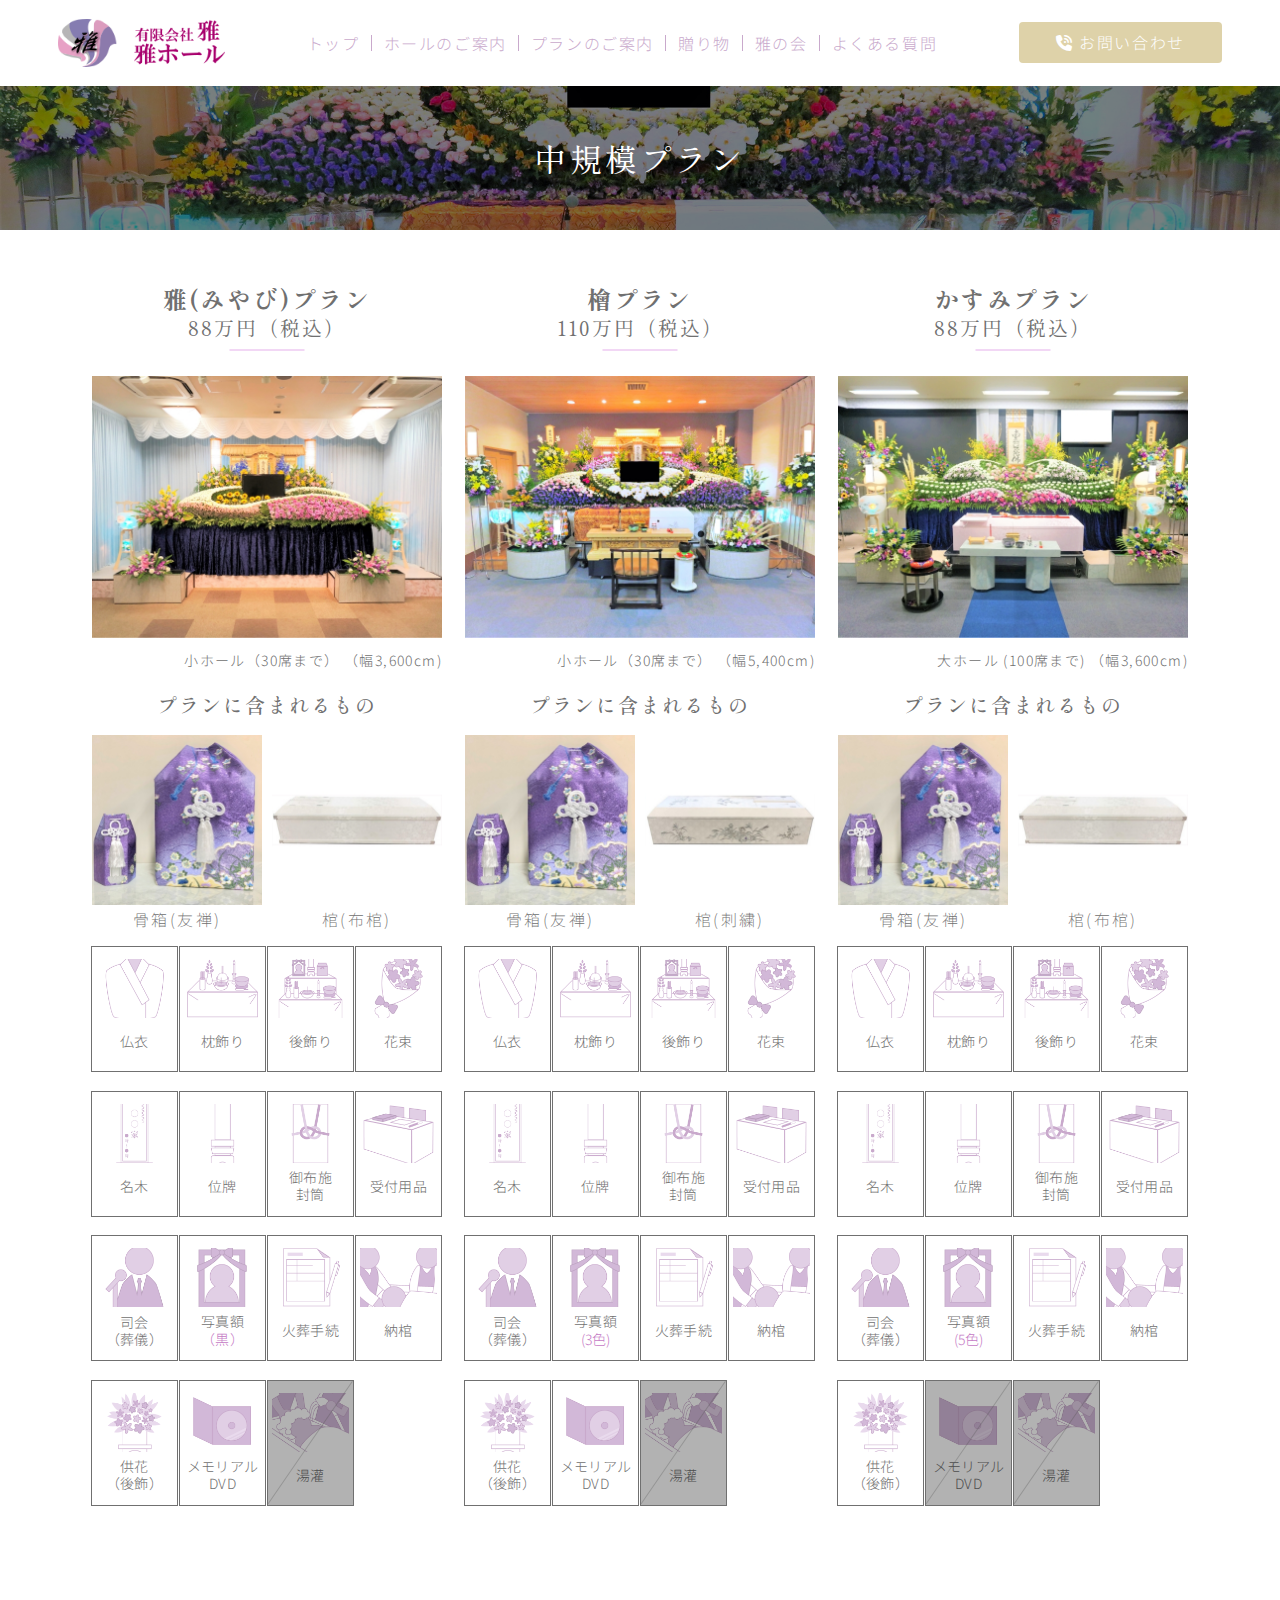
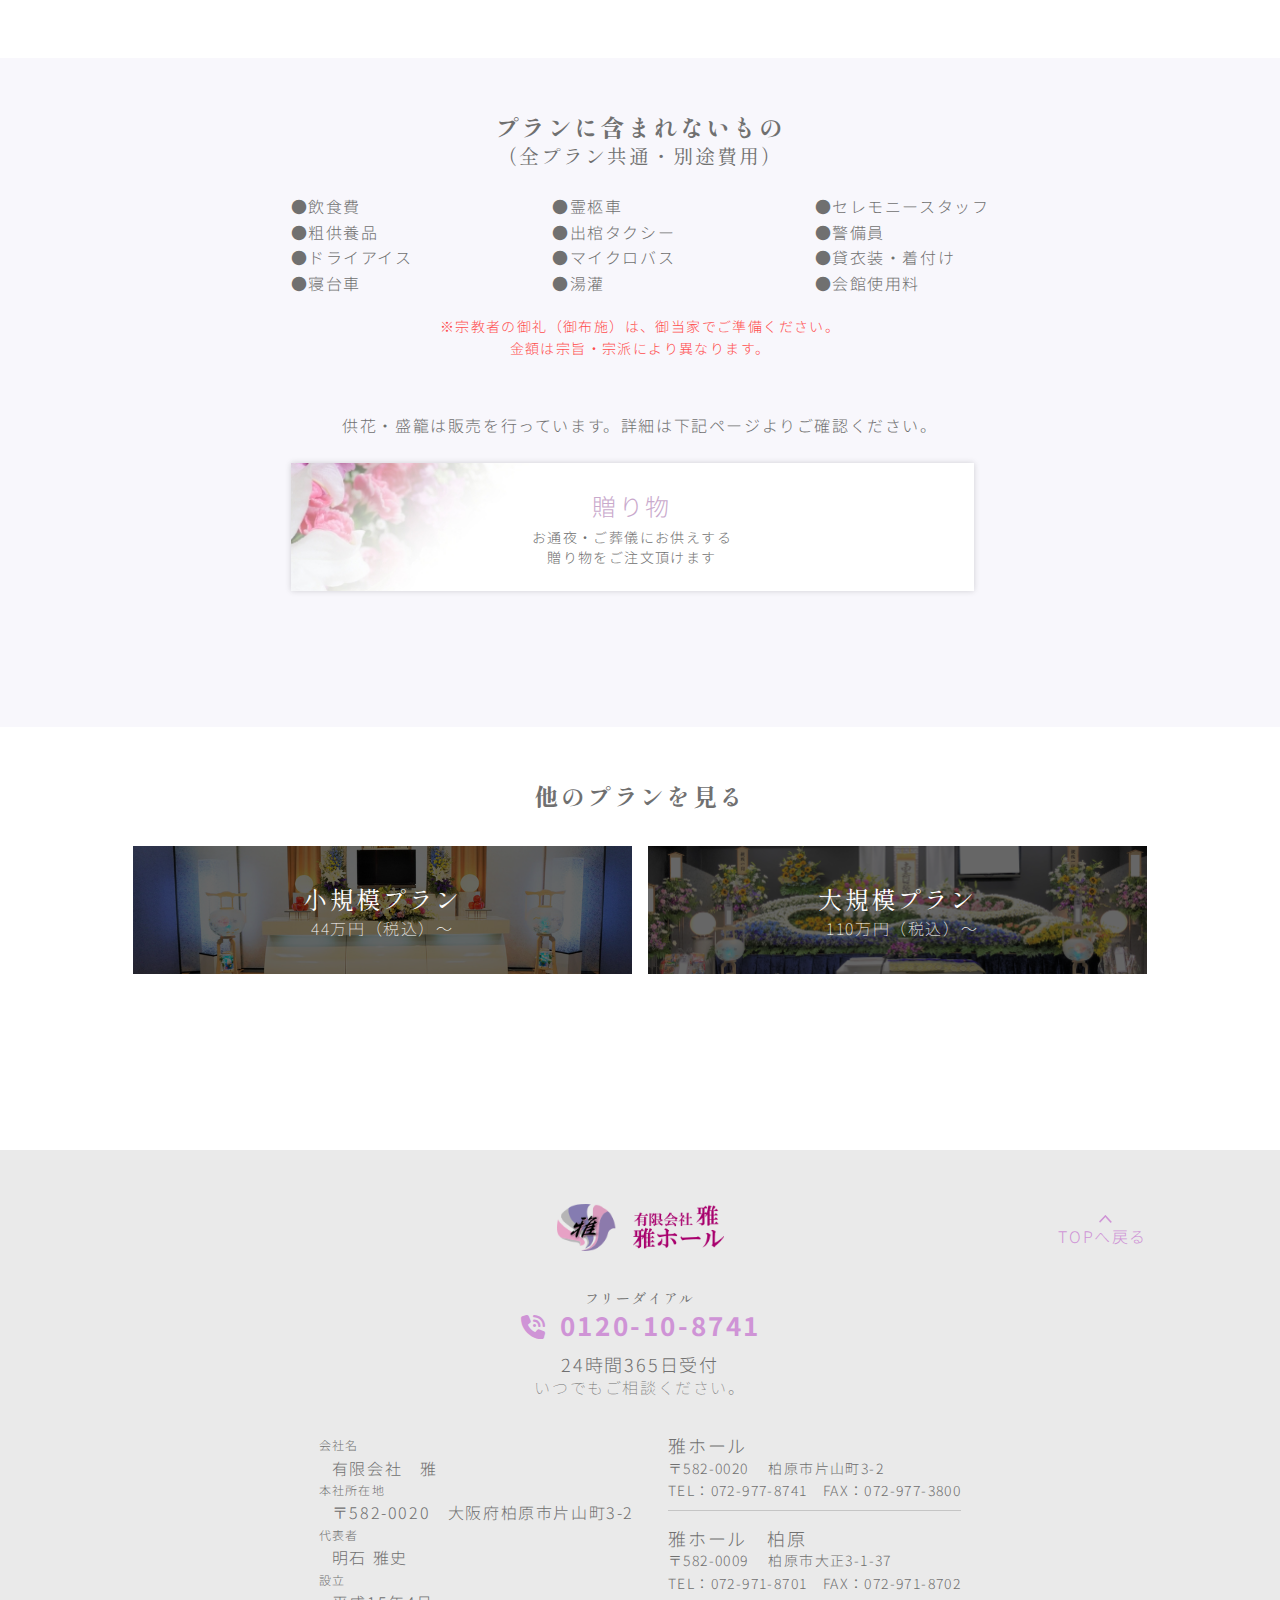
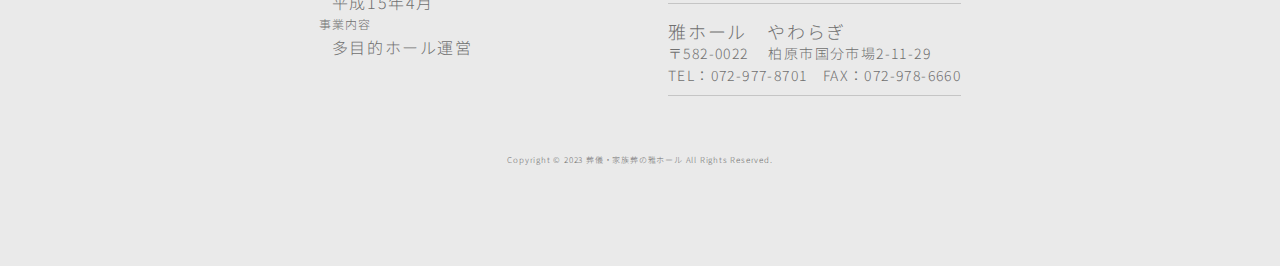
<file: medium_plan.html>
<!DOCTYPE html>
<html lang="en">

<head>
  <meta charset="UTF-8">
  <meta http-equiv="X-UA-Compatible" content="IE=edge">
  <meta name="viewport" content="width=device-width, initial-scale=1.0">
  <title>有限会社雅 雅ホール</title>
  <link rel="stylesheet" href="./SASS/reset.css">
  <link rel="stylesheet" href="./SASS/style.css">
  <link rel="stylesheet" href="https://cdnjs.cloudflare.com/ajax/libs/font-awesome/6.3.0/css/all.min.css">
</head>

<body>
  <div class="iOS_body">
    <!-- header -->
    <header class="hall_header">
      <div class="item_box inner">
        <h1>
          <a href="index.html">
            <img src="./img/logo.png" alt="ロゴ">
          </a>
        </h1>
        <nav>
          <ul>
            <li><a href="index.html">トップ</a></li>
            <li><a href="hall.html">ホールのご案内</a></li>
            <li><a id="plan_list" href="#plan">プランのご案内</a></li>
            <li><a href="gift.html">贈り物</a></li>
            <li><a href="community.html">雅の会</a></li>
            <li><a href="question.html">よくある質問</a></li>
          </ul>
        </nav>
        <a href="tel:0120-10-8741" class="header_contact">
          <p>
            <i class="fa-solid fa-phone-volume"></i>
            お問い合わせ
          </p>
        </a>
      </div>
      <!-- hover plan_list -->
      <div class="plan_list_item">
        <ul>
          <li>
            <a href="small_plan.html" class="plan_first">
              <div class="plan_bg"></div>
              <div class="plan_text_box">
                <h3 class="plan_list_title">小規模プラン</h3>
                <p class="plan_list_text">44万円（税込）～</p>
              </div>
            </a>
          </li>
          <li>
            <a href="medium_plan.html" class="plan_second">
              <div class="plan_bg"></div>
              <div class="plan_text_box">
                <h3 class="plan_list_title">中規模プラン</h3>
                <p class="plan_list_text">88万円（税込）～</p>
              </div>
            </a>
          </li>
          <li>
            <a href="large_plan.html" class="plan_third">
              <div class="plan_bg"></div>
              <div class="plan_text_box">
                <h3 class="plan_list_title">大規模プラン</h3>
                <p class="plan_list_text">110万円（税込）～</p>
              </div>
            </a>
          </li>
        </ul>
      </div>
    </header>
    <!-- hamburger -->
    <div id="nav_area">
      <!-- menu -->
      <div class="sp_nav">
        <h1 class="nav_area_logo">
          <a href="index.html">
            <img src="./img/logo.png" alt="ロゴ">
          </a>
        </h1>
        <div class="tell_box">
          <p>24時間365日受付</p>
          <div class="tell_item">
            <i class="fa-solid fa-phone-volume"></i>
            <a href="tel:0120-10-8741">0120-10-8741</a>
          </div>
        </div>
        <nav>
          <ul>
            <li><a href="index.html">ホームに戻る</a></li>
            <li><a href="hall.html">ホールのご案内</a></li>
            <li><a href="#plan" id="plan_list_target">プランのご案内</a></li>
            <ul id="plan_list_drop">
              <li><a href="small_plan.html">小規模プラン</a></li>
              <li><a href="medium_plan.html">中規模プラン</a></li>
              <li><a href="large_plan.html">大規模プラン</a></li>
            </ul>
            <li><a href="gift.html">贈り物</a></li>
            <li><a href="community.html">雅の会</a></li>
            <li><a href="question.html">よくある質問</a></li>
          </ul>
        </nav>
      </div>
      <!-- btn -->
      <div class="toggle_btn">
        <span></span>
        <span></span>
        <span></span>
      </div>
      <!-- mask -->
      <div id="mask"></div>
    </div>

    <!-- hall_main -->
    <div class="medium_plan_main">
      <h1>中規模プラン</h1>
    </div>

    <!-- small_plan_list -->
    <section class="small_plan_list">
      <ul>
        <li class="plan_li">
          <div class="title">
            <h2>雅(みやび)プラン</h2>
            <p>88万円（税込）</p>
          </div>
          <img class="img" src="./img/tyukibopuran/miyabi.jpg" alt="雅プラン画像">
          <p class="text">小ホール（30席まで） （幅3,600cm)</p>
          <div class="plan_service_list">
            <h3>プランに含まれるもの</h3>
            <div class="plan_service_list_imgs">
              <div class="plan_service_list_imgs_item">
                <img src="./img/puranitem/yuzen.jpg" alt="友禅画像">
                <p>骨箱(友禅)</p>
              </div>
              <div class="plan_service_list_imgs_item">
                <img src="./img/puranitem/nuno.jpg" alt="棺(布棺)画像">
                <p>棺(布棺)</p>
              </div>
            </div>
            <div class="plan_service_list_box">
              <ol>
                <li>
                  <img src="./img/plan_icon/600/仏衣@4x.png" alt="仏衣画像">
                  <p>仏衣</p>
                </li>
                <li>
                  <img src="./img/plan_icon/600/枕飾り@4x.png" alt="枕飾り画像">
                  <p>枕飾り</p>
                </li>
                <li>
                  <img src="./img/plan_icon/600/後飾り@4x.png" alt="後飾り画像">
                  <p>後飾り</p>
                </li>
                <li>
                  <img src="./img/plan_icon/600/花束@4x.png" alt="花束画像">
                  <p>花束</p>
                </li>
                <li>
                  <img src="./img/plan_icon/600/名木@4x.png" alt="名木画像">
                  <p>名木</p>
                </li>
                <li>
                  <img src="./img/plan_icon/600/位牌@4x.png" alt="位牌画像">
                  <p>位牌</p>
                </li>
                <li>
                  <img src="./img/plan_icon/600/御布施封筒@4x.png" alt="御布施 封筒画像">
                  <p>御布施<br>封筒</p>
                </li>
                <li>
                  <img src="./img/plan_icon/600/受付@4x.png" alt="受付用品画像">
                  <p>受付用品</p>
                </li>
                <li>
                  <img src="./img/plan_icon/600/司会@4x.png" alt="司会 （葬儀）画像">
                  <p>司会<br>（葬儀）</p>
                </li>
                <li>
                  <img src="./img/plan_icon/600/写真額@4x.png" alt="写真額 （黒）画像">
                  <p>
                    写真額
                    <span>
                      （黒）
                    </span>
                  </p>
                </li>
                <li>
                  <img src="./img/plan_icon/600/手続き@4x.png" alt="火葬手続画像">
                  <p>火葬手続</p>
                </li>
                <li>
                  <img src="./img/plan_icon/600/納棺@4x.png" alt="納棺画像">
                  <p>納棺</p>
                </li>
                <li>
                  <img src="./img/plan_icon/600/供花@4x.png" alt="供花 （後飾）画像">
                  <p>供花<br>（後飾）</p>
                </li>
                <li>
                  <img src="./img/plan_icon/600/メモリアルDVD@4x.png" alt="追悼ビデオ画像">
                  <p>メモリアル<br>DVD</p>
                </li>
                <li class="close">
                  <img src="./img/plan_icon/600/湯灌@4x.png" alt="湯灌">
                  <p>湯灌</p>
                </li>
              </ol>
            </div>
          </div>
        </li>
        <li class="plan_li">
          <div class="title">
            <h2>檜プラン</h2>
            <p>110万円（税込）</p>
          </div>
          <img class="img" src="./img/tyukibopuran/hinoki.jpg" alt="檜プラン画像">
          <p class="text">小ホール（30席まで） （幅5,400cm)</p>
          <div class="plan_service_list">
            <h3>プランに含まれるもの</h3>
            <div class="plan_service_list_imgs">
              <div class="plan_service_list_imgs_item">
                <img src="./img/puranitem/yuzen.jpg" alt="友禅画像">
                <p>骨箱(友禅)</p>
              </div>
              <div class="plan_service_list_imgs_item">
                <img src="./img/puranitem/sisyu.jpg" alt="棺(布棺)画像">
                <p>棺(刺繍)</p>
              </div>
            </div>
            <div class="plan_service_list_box">
              <ol>
                <li>
                  <img src="./img/plan_icon/600/仏衣@4x.png" alt="仏衣画像">
                  <p>仏衣</p>
                </li>
                <li>
                  <img src="./img/plan_icon/600/枕飾り@4x.png" alt="枕飾り画像">
                  <p>枕飾り</p>
                </li>
                <li>
                  <img src="./img/plan_icon/600/後飾り@4x.png" alt="後飾り画像">
                  <p>後飾り</p>
                </li>
                <li>
                  <img src="./img/plan_icon/600/花束@4x.png" alt="花束画像">
                  <p>花束</p>
                </li>
                <li>
                  <img src="./img/plan_icon/600/名木@4x.png" alt="名木画像">
                  <p>名木</p>
                </li>
                <li>
                  <img src="./img/plan_icon/600/位牌@4x.png" alt="位牌画像">
                  <p>位牌</p>
                </li>
                <li>
                  <img src="./img/plan_icon/600/御布施封筒@4x.png" alt="御布施 封筒画像">
                  <p>御布施<br>封筒</p>
                </li>
                <li>
                  <img src="./img/plan_icon/600/受付@4x.png" alt="受付用品画像">
                  <p>受付用品</p>
                </li>
                <li>
                  <img src="./img/plan_icon/600/司会@4x.png" alt="司会 （葬儀）画像">
                  <p>司会<br>（葬儀）</p>
                </li>
                <li>
                  <img src="./img/plan_icon/600/写真額@4x.png" alt="写真額 （黒）画像">
                  <p>
                    写真額<br>
                    <span>
                      (3色)
                    </span>
                  </p>
                </li>
                <li>
                  <img src="./img/plan_icon/600/手続き@4x.png" alt="火葬手続画像">
                  <p>火葬手続</p>
                </li>
                <li>
                  <img src="./img/plan_icon/600/納棺@4x.png" alt="納棺画像">
                  <p>納棺</p>
                </li>
                <li>
                  <img src="./img/plan_icon/600/供花@4x.png" alt="供花 （後飾）画像">
                  <p>供花<br>（後飾）</p>
                </li>
                <li>
                  <img src="./img/plan_icon/600/メモリアルDVD@4x.png" alt="追悼ビデオ画像">
                  <p>メモリアル<br>DVD</p>
                </li>
                <li class="close">
                  <img src="./img/plan_icon/600/湯灌@4x.png" alt="湯灌">
                  <p>湯灌</p>
                </li>
              </ol>
            </div>
          </div>
        </li>
        <li class="plan_li">
          <div class="title">
            <h2>かすみプラン</h2>
            <p>88万円（税込）</p>
          </div>
          <img class="img" src="./img/tyukibopuran/kasumi.jpg" alt="かすみプラン画像">
          <p class="text">大ホール (100席まで) （幅3,600cm)</p>
          <div class="plan_service_list">
            <h3>プランに含まれるもの</h3>
            <div class="plan_service_list_imgs">
              <div class="plan_service_list_imgs_item">
                <img src="./img/puranitem/yuzen.jpg" alt="友禅画像">
                <p>骨箱(友禅)</p>
              </div>
              <div class="plan_service_list_imgs_item">
                <img src="./img/puranitem/nuno.jpg" alt="棺(布棺)画像">
                <p>棺(布棺)</p>
              </div>
            </div>
            <div class="plan_service_list_box">
              <ol>
                <li>
                  <img src="./img/plan_icon/600/仏衣@4x.png" alt="仏衣画像">
                  <p>仏衣</p>
                </li>
                <li>
                  <img src="./img/plan_icon/600/枕飾り@4x.png" alt="枕飾り画像">
                  <p>枕飾り</p>
                </li>
                <li>
                  <img src="./img/plan_icon/600/後飾り@4x.png" alt="後飾り画像">
                  <p>後飾り</p>
                </li>
                <li>
                  <img src="./img/plan_icon/600/花束@4x.png" alt="花束画像">
                  <p>花束</p>
                </li>
                <li>
                  <img src="./img/plan_icon/600/名木@4x.png" alt="名木画像">
                  <p>名木</p>
                </li>
                <li>
                  <img src="./img/plan_icon/600/位牌@4x.png" alt="位牌画像">
                  <p>位牌</p>
                </li>
                <li>
                  <img src="./img/plan_icon/600/御布施封筒@4x.png" alt="御布施 封筒画像">
                  <p>御布施<br>封筒</p>
                </li>
                <li>
                  <img src="./img/plan_icon/600/受付@4x.png" alt="受付用品画像">
                  <p>受付用品</p>
                </li>
                <li>
                  <img src="./img/plan_icon/600/司会@4x.png" alt="司会 （葬儀）画像">
                  <p>司会<br>（葬儀）</p>
                </li>
                <li>
                  <img src="./img/plan_icon/600/写真額@4x.png" alt="写真額 （黒）画像">
                  <p>
                    写真額<br>
                    <span>
                      (5色)
                    </span>
                  </p>
                </li>
                <li>
                  <img src="./img/plan_icon/600/手続き@4x.png" alt="火葬手続画像">
                  <p>火葬手続</p>
                </li>
                <li>
                  <img src="./img/plan_icon/600/納棺@4x.png" alt="納棺画像">
                  <p>納棺</p>
                </li>
                <li>
                  <img src="./img/plan_icon/600/供花@4x.png" alt="供花 （後飾）画像">
                  <p>供花<br>（後飾）</p>
                </li>
                <li class="close">
                  <img src="./img/plan_icon/600/メモリアルDVD@4x.png" alt="追悼ビデオ画像">
                  <p>メモリアル<br>DVD</p>
                </li>
                <li class="close">
                  <img src="./img/plan_icon/600/湯灌@4x.png" alt="湯灌">
                  <p>湯灌</p>
                </li>
              </ol>
            </div>
          </div>
        </li>
      </ul>
    </section>

    <!-- not_service_plan -->
    <section class="not_service_plan">
      <div class="title">
        <h2>
          プランに含まれないもの
        </h2>
        <p>（全プラン共通・別途費用）</p>
      </div>
      <div class="not_service_plan_box">
        <ul class="pc">
          <li>
            ●飲食費
          </li>
          <li>
            ●粗供養品
          </li>
          <li>
            ●ドライアイス
          </li>
          <li>
            ●寝台車
          </li>
        </ul>
        <ul class="pc">
          <li>
            ●霊柩車
          </li>
          <li>
            ●出棺タクシー
          </li>
          <li>
            ●マイクロバス
          </li>
          <li>
            ●湯灌
          </li>
        </ul>
        <ul class="pc">
          <li>
            ●セレモニースタッフ
          </li>
          <li>
            ●警備員
          </li>
          <li>
            ●貸衣装・着付け
          </li>
          <li>
            ●会館使用料
          </li>
        </ul>
        <!-- sp -->
        <ul class="sp">
          <li>
            ●飲食費
          </li>
          <li>
            ●粗供養品
          </li>
          <li>
            ●ドライアイス
          </li>
          <li>
            ●寝台車
          </li>
          <li>
            ●霊柩車
          </li>
          <li>
            ●出棺タクシー
          </li>
        </ul>
        <ul class="sp">
          <li>
            ●マイクロバス
          </li>
          <li>
            ●湯灌
          </li>
          <li>
            ●セレモニースタッフ
          </li>
          <li>
            ●警備員
          </li>
          <li>
            ●貸衣装・着付け
          </li>
          <li>
            ●会館使用料
          </li>
        </ul>
      </div>
      <p class="caution_text">
        ※宗教者の御礼（御布施）は、御当家でご準備ください。<br>金額は宗旨・宗派により異なります。
      </p>
      <div class="plan_gift_box">
        <p>
          供花・盛籠は販売を行っています。<br class="pc_hidden">詳細は下記ページよりご確認ください。
        </p>
        <!-- gift_link_banner -->
        <div class="main_link_item">
          <a href="gift.html">
            <h3 class="main_link_title">贈り物</h3>
            <p class="main_link_text text_first">お通夜・ご葬儀にお供えする<br>贈り物をご注文頂けます</p>
          </a>
        </div>
      </div>
    </section>

    <!-- plan -->
    <section id="plan" class="hall_plan">
      <!-- util_title -->
      <h2>他のプランを見る</h2>
      <!-- plan_list -->
      <div class="plan_list">
        <ul>
          <li>
            <a href="small_plan.html" class="plan_first">
              <div class="plan_bg"></div>
              <div class="plan_text_box">
                <h3 class="plan_list_title">小規模プラン</h3>
                <p class="plan_list_text">44万円（税込）～</p>
              </div>
            </a>
          </li>
          <li>
            <a href="large_plan.html" class="plan_third">
              <div class="plan_bg"></div>
              <div class="plan_text_box">
                <h3 class="plan_list_title">大規模プラン</h3>
                <p class="plan_list_text">110万円（税込）～</p>
              </div>
            </a>
          </li>
        </ul>
      </div>
    </section>

    <!-- footer -->
    <footer>
      <h1>
        <a href="index.html">
          <img src="./img/logo.png" alt="ロゴ">
        </a>
        <!-- top scroll -->
        <div class="top_scroll">
          TOPへ戻る
        </div>
      </h1>
      <!-- tell_box -->
      <div class="question_contact_item">
        <p class="about_contact_item_text">
          フリーダイアル
        </p>
        <div class="about_contact_item_tell">
          <i class="fa-solid fa-phone-volume"></i>
          <a href="tel:0120-10-8741">0120-10-8741</a>
        </div>
        <p>
          24時間365日受付
        </p>
        <p class="tell_anytime">
          いつでもご相談ください。
        </p>
      </div>
      <!-- information -->
      <div class="footer_information">
        <div class="footer_left">
          <dl>
            <dt>会社名</dt>
            <dd>有限会社　雅</dd>
            <dt>本社所在地</dt>
            <dd>〒582-0020　大阪府柏原市片山町3-2</dd>
            <dt>代表者</dt>
            <dd>明石 雅史</dd>
            <dt>設立</dt>
            <dd>平成15年4月</dd>
            <dt>事業内容</dt>
            <dd>多目的ホール運営</dd>
          </dl>
        </div>
        <div class="footer_right">
          <dl>
            <dt>雅ホール</dt>
            <dd>〒582-0020　 柏原市片山町3-2</dd>
            <dd>TEL：072-977-8741　FAX：072-977-3800</dd>
          </dl>
          <dl>
            <dt>雅ホール　柏原</dt>
            <dd>〒582-0009　 柏原市大正3-1-37</dd>
            <dd>TEL：072-971-8701　FAX：072-971-8702</dd>
          </dl>
          <dl>
            <dt>雅ホール　やわらぎ</dt>
            <dd>〒582-0022　 柏原市国分市場2-11-29</dd>
            <dd>TEL：072-977-8701　FAX：072-978-6660</dd>
          </dl>
        </div>
      </div>
      <!-- copy -->
      <div class="copy">
        <p>
          <small>
            Copyright © 2023 葬儀・家族葬の雅ホール All Rights Reserved.
          </small>
        </p>
      </div>
    </footer>
    <!-- ball_link -->
    <div class="ball_link">
      <ul>
        <li>
          <a href="tel:0120-10-8741" class="ball_link_first">
            <img src="./img/tell_icon.png" alt="電話アイコン">
            <p>お問い合わせ</p>
          </a>
        </li>
        <li>
          <a href="hall.html">
            <img src="./img/map_icon.png" alt="マップアイコン">
            <p>アクセス</p>
          </a>
        </li>
        <li>
          <a href="community.html">
            <img src="./img/status_icon.png" alt="雅の会アイコン">
            <p>雅の会</p>
          </a>
        </li>
      </ul>
    </div>
  </div>

  <script src="js/main.js"></script>
</body>

</html>
</file>
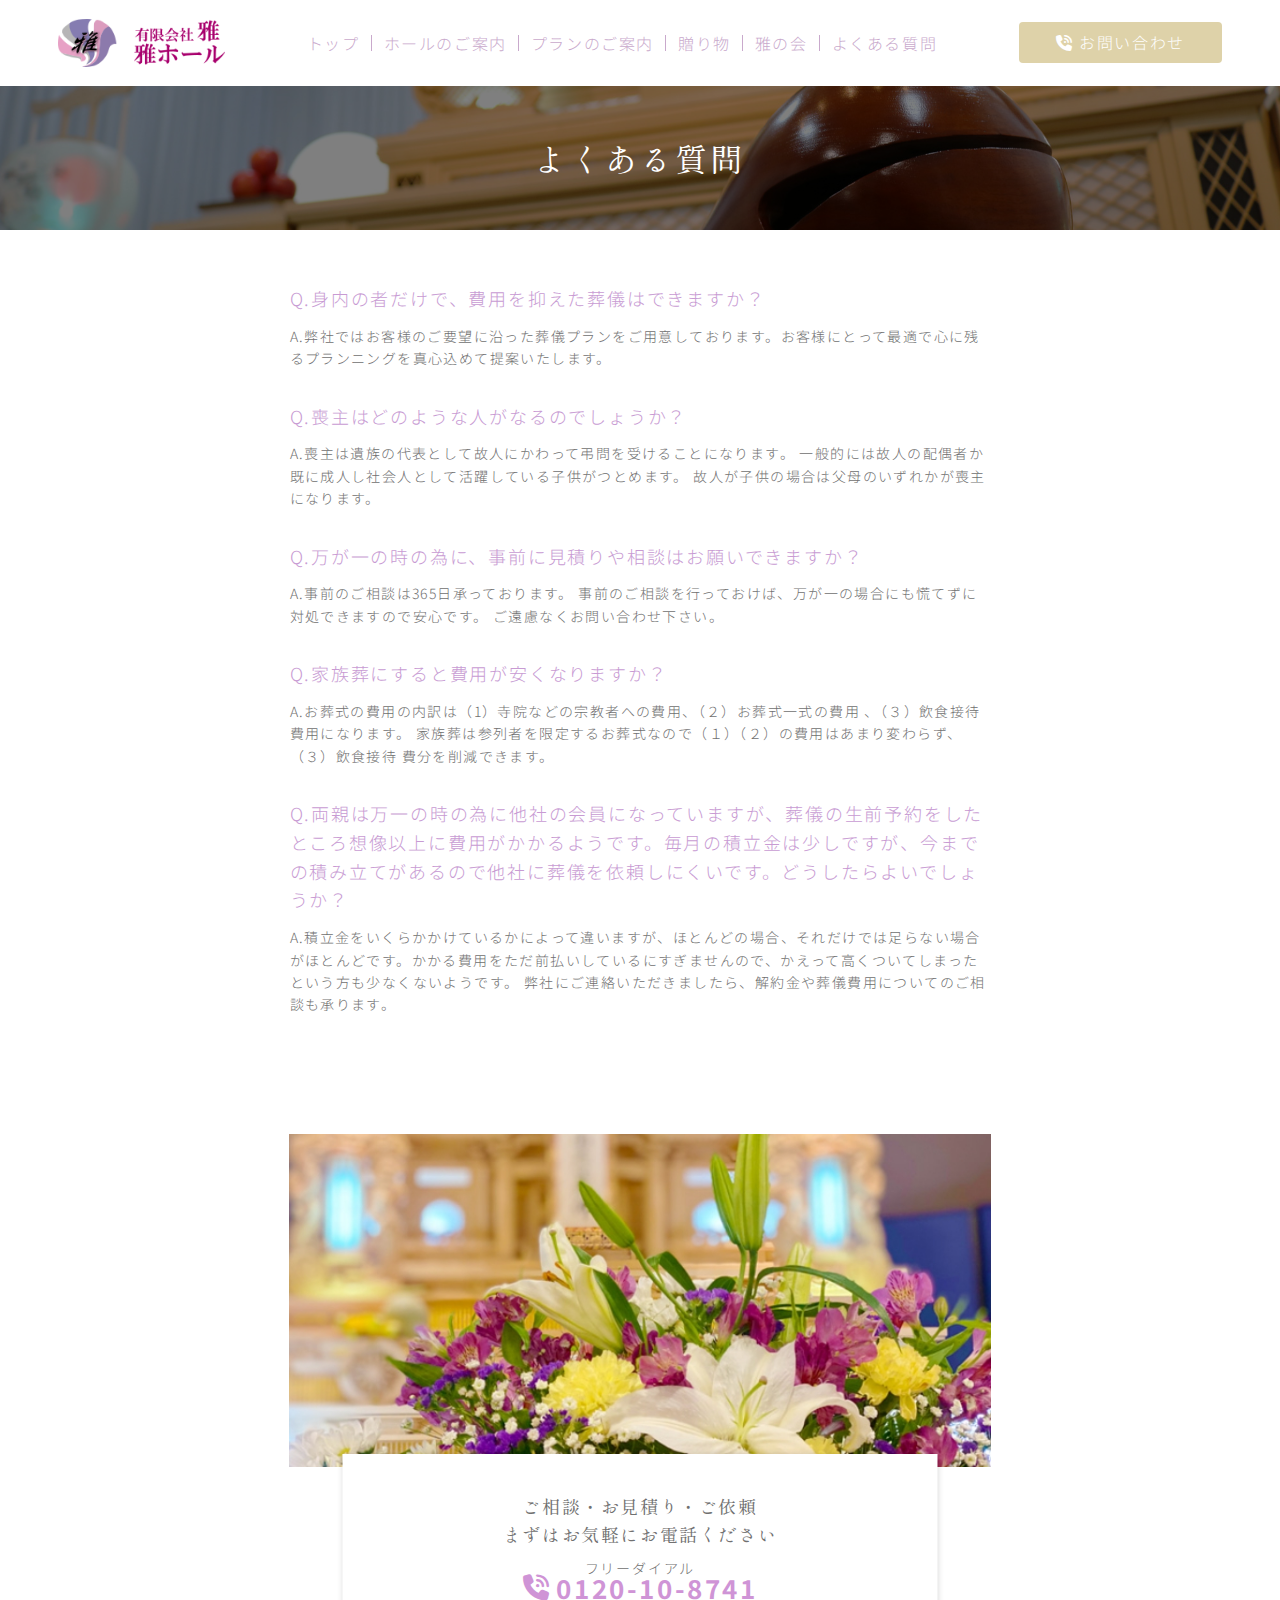
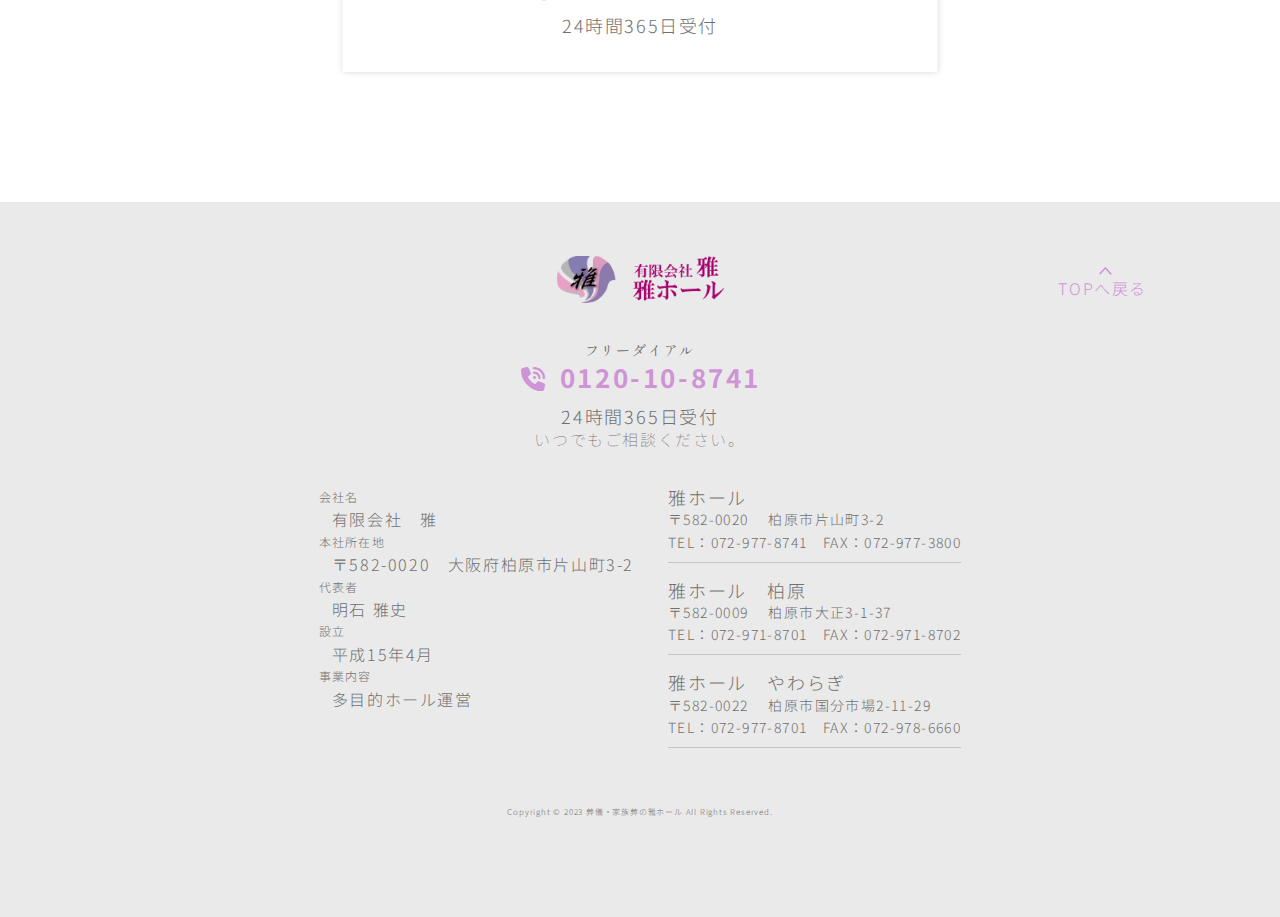
<file: question.html>
<!DOCTYPE html>
<html lang="en">

<head>
  <meta charset="UTF-8">
  <meta http-equiv="X-UA-Compatible" content="IE=edge">
  <meta name="viewport" content="width=device-width, initial-scale=1.0">
  <title>有限会社雅 雅ホール</title>
  <link rel="stylesheet" href="./SASS/reset.css">
  <link rel="stylesheet" href="./SASS/style.css">
  <link rel="stylesheet" href="https://cdnjs.cloudflare.com/ajax/libs/font-awesome/6.3.0/css/all.min.css">
</head>

<body>
  <div class="iOS_body">
    <!-- header -->
    <header class="hall_header">
      <div class="item_box inner">
        <h1>
          <a href="index.html">
            <img src="./img/logo.png" alt="ロゴ">
          </a>
        </h1>
        <nav>
          <ul>
            <li><a href="index.html">トップ</a></li>
            <li><a href="hall.html">ホールのご案内</a></li>
            <li><a id="plan_list" href="#plan">プランのご案内</a></li>
            <li><a href="gift.html">贈り物</a></li>
            <li><a href="community.html">雅の会</a></li>
            <li><a href="question.html">よくある質問</a></li>
          </ul>
        </nav>
        <a href="tel:0120-10-8741" class="header_contact">
          <p>
            <i class="fa-solid fa-phone-volume"></i>
            お問い合わせ
          </p>
        </a>
      </div>
      <!-- hover plan_list -->
      <div class="plan_list_item">
        <ul>
          <li>
            <a href="small_plan.html" class="plan_first">
              <div class="plan_bg"></div>
              <div class="plan_text_box">
                <h3 class="plan_list_title">小規模プラン</h3>
                <p class="plan_list_text">44万円（税込）～</p>
              </div>
            </a>
          </li>
          <li>
            <a href="medium_plan.html" class="plan_second">
              <div class="plan_bg"></div>
              <div class="plan_text_box">
                <h3 class="plan_list_title">中規模プラン</h3>
                <p class="plan_list_text">88万円（税込）～</p>
              </div>
            </a>
          </li>
          <li>
            <a href="large_plan.html" class="plan_third">
              <div class="plan_bg"></div>
              <div class="plan_text_box">
                <h3 class="plan_list_title">大規模プラン</h3>
                <p class="plan_list_text">110万円（税込）～</p>
              </div>
            </a>
          </li>
        </ul>
      </div>
    </header>
    <!-- hamburger -->
    <div id="nav_area">
      <!-- menu -->
      <div class="sp_nav">
        <h1 class="nav_area_logo">
          <a href="index.html">
            <img src="./img/logo.png" alt="ロゴ">
          </a>
        </h1>
        <div class="tell_box">
          <p>24時間365日受付</p>
          <div class="tell_item">
            <i class="fa-solid fa-phone-volume"></i>
            <a href="tel:0120-10-8741">0120-10-8741</a>
          </div>
        </div>
        <nav>
          <ul>
            <li><a href="index.html">ホームに戻る</a></li>
            <li><a href="hall.html">ホールのご案内</a></li>
            <li><a href="#plan" id="plan_list_target">プランのご案内</a></li>
            <ul id="plan_list_drop">
              <li><a href="small_plan.html">小規模プラン</a></li>
              <li><a href="medium_plan.html">中規模プラン</a></li>
              <li><a href="large_plan.html">大規模プラン</a></li>
            </ul>
            <li><a href="gift.html">贈り物</a></li>
            <li><a href="community.html">雅の会</a></li>
            <li><a href="question.html">よくある質問</a></li>
          </ul>
        </nav>
      </div>
      <!-- btn -->
      <div class="toggle_btn">
        <span></span>
        <span></span>
        <span></span>
      </div>
      <!-- mask -->
      <div id="mask"></div>
    </div>

    <!-- ---------------------------------------------------------------------------------------------------------------------------------------------------------------- -->

    <div class="question_main">
      <h1>よくある質問</h1>
    </div>

    <!-- question_list -->
    <section class="quetion_page_box">
      <ol>
        <li class="question_item">
          <dl>
            <dt>
              <h3>
                Q.身内の者だけで、費用を抑えた葬儀はできますか？
              </h3>
            </dt>
            <dd>
              <p>
                A.弊社ではお客様のご要望に沿った葬儀プランをご用意しております。お客様にとって最適で心に残るプランニングを真心込めて提案いたします。
              </p>
            </dd>
          </dl>
        </li>
        <li class="question_item">
          <dl>
            <dt>
              <h3>
                Q.喪主はどのような人がなるのでしょうか？
              </h3>
            </dt>
            <dd>
              <p>
                A.喪主は遺族の代表として故人にかわって弔問を受けることになります。 一般的には故人の配偶者か既に成人し社会人として活躍している子供がつとめます。 故人が子供の場合は父母のいずれかが喪主になります。
              </p>
            </dd>
          </dl>
        </li>
        <li class="question_item">
          <dl>
            <dt>
              <h3>
                Q.万が一の時の為に、事前に見積りや相談はお願いできますか？
              </h3>
            </dt>
            <dd>
              <p>
                A.事前のご相談は365日承っております。 事前のご相談を行っておけば、万が一の場合にも慌てずに対処できますので安心です。 ご遠慮なくお問い合わせ下さい。
              </p>
            </dd>
          </dl>
        </li>
        <li class="question_item">
          <dl>
            <dt>
              <h3>
                Q.家族葬にすると費用が安くなりますか？
              </h3>
            </dt>
            <dd>
              <p>
                A.お葬式の費用の内訳は（1）寺院などの宗教者への費用、（２）お葬式一式の費用 、（３）飲食接待費用になります。 家族葬は参列者を限定するお葬式なので（１）（２）の費用はあまり変わらず、（３）飲食接待
                費分を削減できます。
              </p>
            </dd>
          </dl>
        </li>
        <li class="question_item">
          <dl>
            <dt>
              <h3>
                Q.両親は万一の時の為に他社の会員になっていますが、葬儀の生前予約をしたところ想像以上に費用がかかるようです。毎月の積立金は少しですが、今までの積み立てがあるので他社に葬儀を依頼しにくいです。どうしたらよいでしょうか？
              </h3>
            </dt>
            <dd>
              <p>
                A.積立金をいくらかかけているかによって違いますが、ほとんどの場合、それだけでは足らない場合がほとんどです。かかる費用をただ前払いしているにすぎませんので、かえって高くついてしまったという方も少なくないようです。
                弊社にご連絡いただきましたら、解約金や葬儀費用についてのご相談も承ります。
              </p>
            </dd>
          </dl>
        </li>
      </ol>
    </section>

    <!-- tell -->
    <div class="about_contact_box">
      <div class="about_contact_item">
        <div class="about_contact_item_text">
          <p>
            ご相談・お見積り・ご依頼
          </p>
          <p>
            まずはお気軽にお電話ください
          </p>
        </div>
        <p class="about_contact_item_text_second">
          フリーダイアル
        </p>
        <div class="about_contact_item_tell">
          <i class="fa-solid fa-phone-volume"></i>
          <a href="tel:0120-10-8741">0120-10-8741</a>
        </div>
        <p>
          24時間365日受付
        </p>
      </div>
    </div>
    <!-- ---------------------------------------------------------------------------------------------------------------------------------------------------------------- -->
    <!-- footer -->
    <footer>
      <h1>
        <a href="index.html">
          <img src="./img/logo.png" alt="ロゴ">
        </a>
        <!-- top scroll -->
        <div class="top_scroll">
          TOPへ戻る
        </div>
      </h1>
      <!-- tell_box -->
      <div class="question_contact_item">
        <p class="about_contact_item_text">
          フリーダイアル
        </p>
        <div class="about_contact_item_tell">
          <i class="fa-solid fa-phone-volume"></i>
          <a href="tel:0120-10-8741">0120-10-8741</a>
        </div>
        <p>
          24時間365日受付
        </p>
        <p class="tell_anytime">
          いつでもご相談ください。
        </p>
      </div>
      <!-- information -->
      <div class="footer_information">
        <div class="footer_left">
          <dl>
            <dt>会社名</dt>
            <dd>有限会社　雅</dd>
            <dt>本社所在地</dt>
            <dd>〒582-0020　大阪府柏原市片山町3-2</dd>
            <dt>代表者</dt>
            <dd>明石 雅史</dd>
            <dt>設立</dt>
            <dd>平成15年4月</dd>
            <dt>事業内容</dt>
            <dd>多目的ホール運営</dd>
          </dl>
        </div>
        <div class="footer_right">
          <dl>
            <dt>雅ホール</dt>
            <dd>〒582-0020　 柏原市片山町3-2</dd>
            <dd>TEL：072-977-8741　FAX：072-977-3800</dd>
          </dl>
          <dl>
            <dt>雅ホール　柏原</dt>
            <dd>〒582-0009　 柏原市大正3-1-37</dd>
            <dd>TEL：072-971-8701　FAX：072-971-8702</dd>
          </dl>
          <dl>
            <dt>雅ホール　やわらぎ</dt>
            <dd>〒582-0022　 柏原市国分市場2-11-29</dd>
            <dd>TEL：072-977-8701　FAX：072-978-6660</dd>
          </dl>
        </div>
      </div>
      <!-- copy -->
      <div class="copy">
        <p>
          <small>
            Copyright © 2023 葬儀・家族葬の雅ホール All Rights Reserved.
          </small>
        </p>
      </div>
    </footer>
    <!-- ball_link -->
    <div class="ball_link">
      <ul>
        <li>
          <a href="tel:0120-10-8741" class="ball_link_first">
            <img src="./img/tell_icon.png" alt="電話アイコン">
            <p>お問い合わせ</p>
          </a>
        </li>
        <li>
          <a href="hall.html">
            <img src="./img/map_icon.png" alt="マップアイコン">
            <p>アクセス</p>
          </a>
        </li>
        <li>
          <a href="community.html">
            <img src="./img/status_icon.png" alt="雅の会アイコン">
            <p>雅の会</p>
          </a>
        </li>
      </ul>
    </div>
  </div>

  <script src="js/main.js"></script>
</body>

</html>
</file>
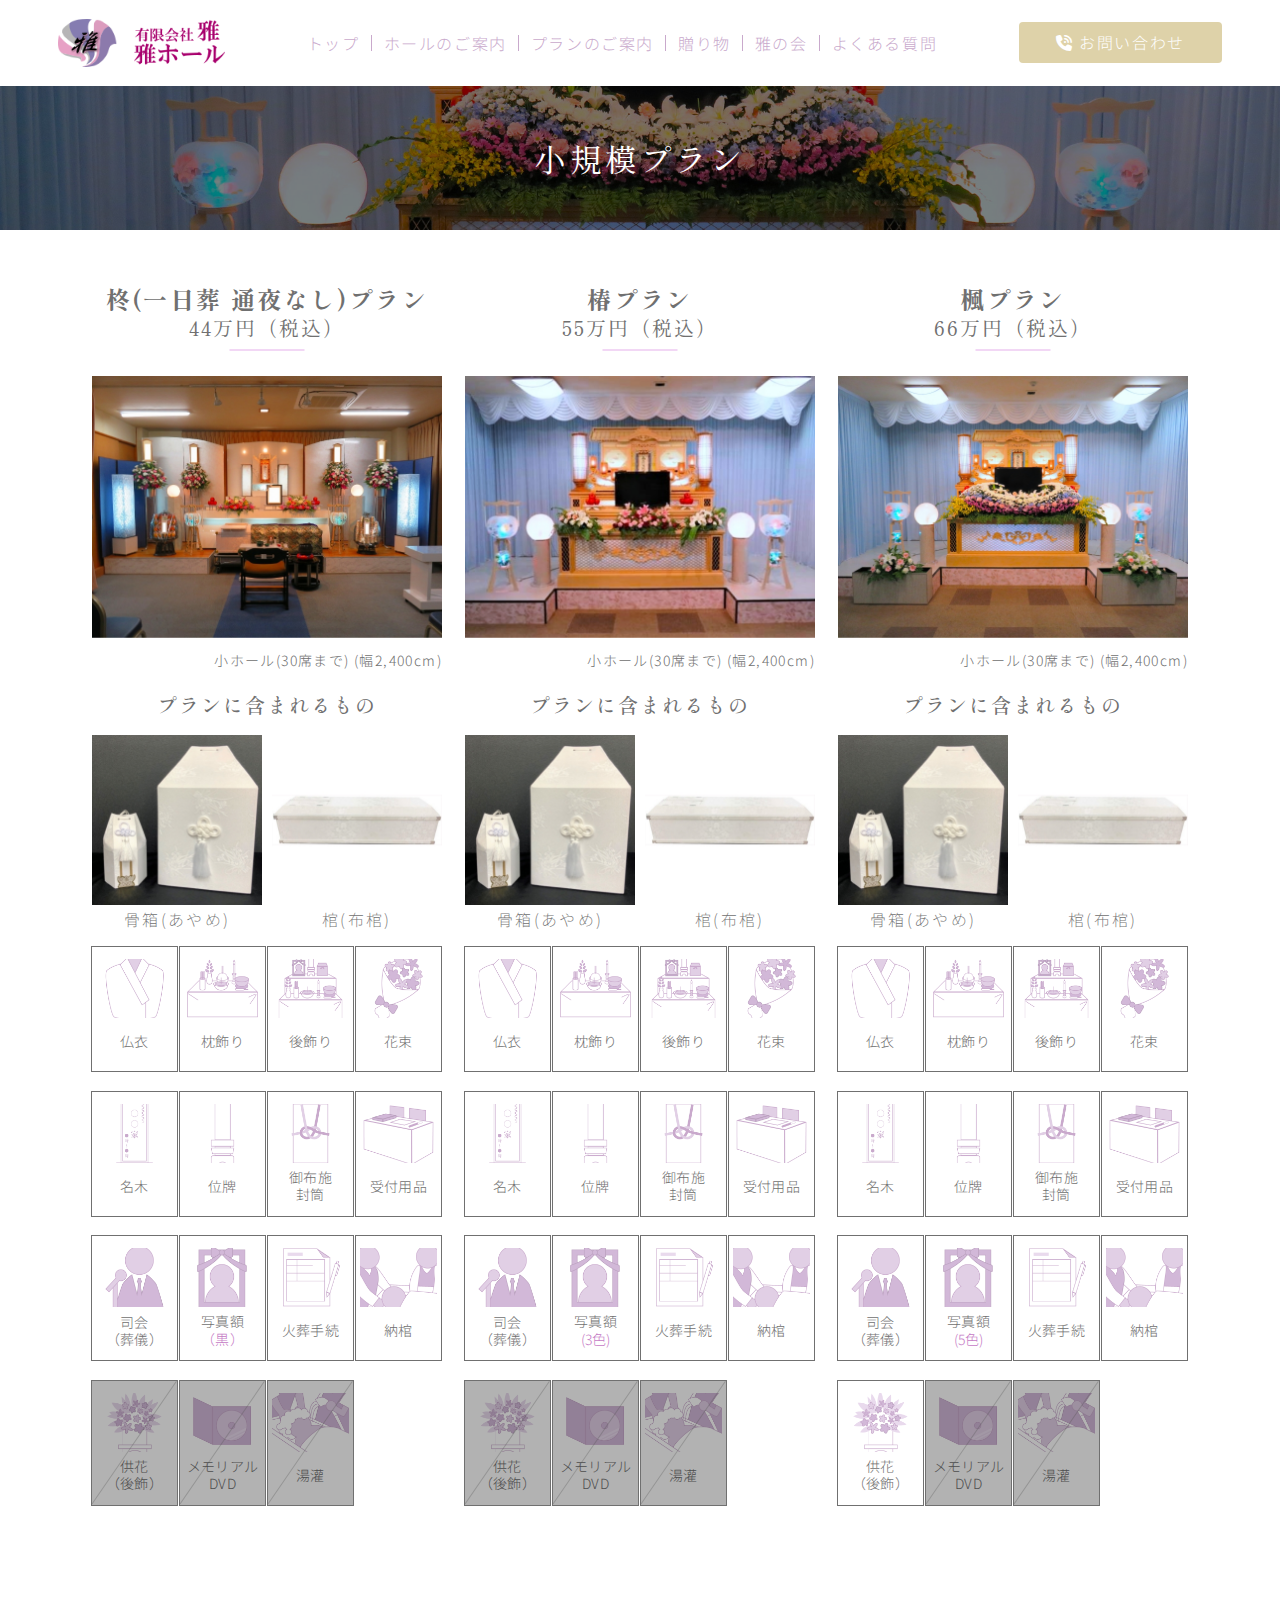
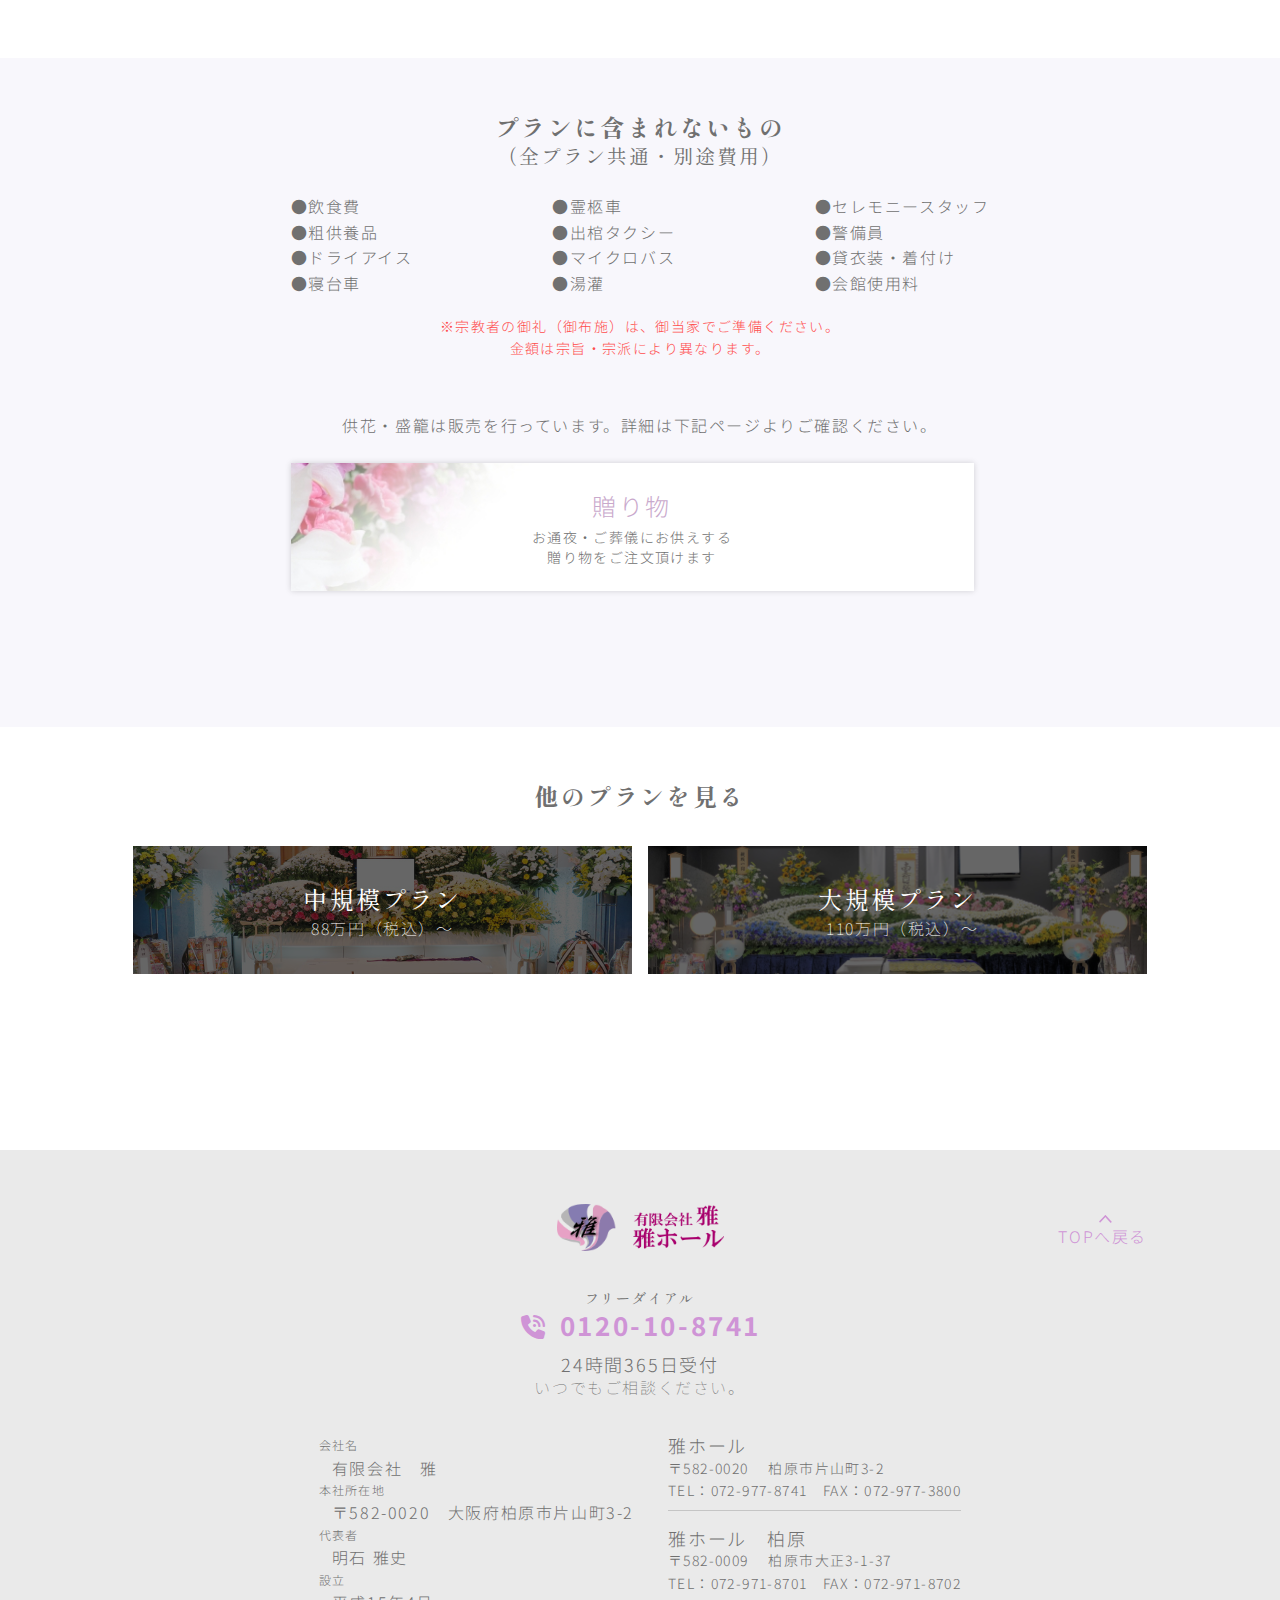
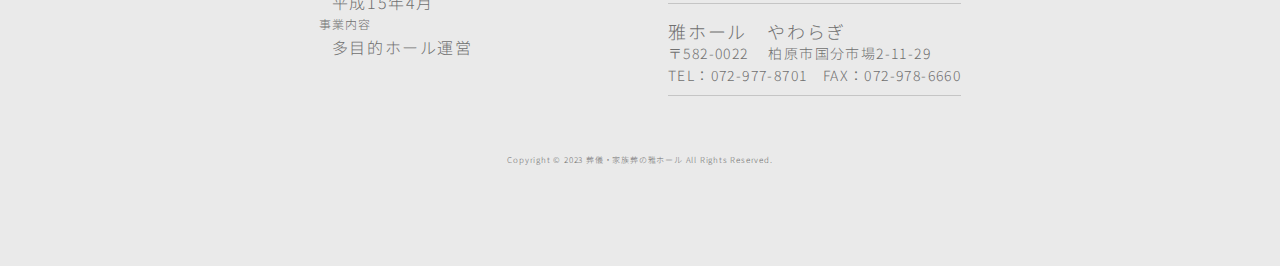
<file: small_plan.html>
<!DOCTYPE html>
<html lang="en">

<head>
  <meta charset="UTF-8">
  <meta http-equiv="X-UA-Compatible" content="IE=edge">
  <meta name="viewport" content="width=device-width, initial-scale=1.0">
  <title>有限会社雅 雅ホール</title>
  <link rel="stylesheet" href="./SASS/reset.css">
  <link rel="stylesheet" href="./SASS/style.css">
  <link rel="stylesheet" href="https://cdnjs.cloudflare.com/ajax/libs/font-awesome/6.3.0/css/all.min.css">
</head>

<body>
  <div class="iOS_body">
    <!-- header -->
    <header class="hall_header">
      <div class="item_box inner">
        <h1>
          <a href="index.html">
            <img src="./img/logo.png" alt="ロゴ">
          </a>
        </h1>
        <nav>
          <ul>
            <li><a href="index.html">トップ</a></li>
            <li><a href="hall.html">ホールのご案内</a></li>
            <li><a id="plan_list" href="#plan">プランのご案内</a></li>
            <li><a href="gift.html">贈り物</a></li>
            <li><a href="community.html">雅の会</a></li>
            <li><a href="question.html">よくある質問</a></li>
          </ul>
        </nav>
        <a href="tel:0120-10-8741" class="header_contact">
          <p>
            <i class="fa-solid fa-phone-volume"></i>
            お問い合わせ
          </p>
        </a>
      </div>
      <!-- hover plan_list -->
      <div class="plan_list_item">
        <ul>
          <li>
            <a href="small_plan.html" class="plan_first">
              <div class="plan_bg"></div>
              <div class="plan_text_box">
                <h3 class="plan_list_title">小規模プラン</h3>
                <p class="plan_list_text">44万円（税込）～</p>
              </div>
            </a>
          </li>
          <li>
            <a href="medium_plan.html" class="plan_second">
              <div class="plan_bg"></div>
              <div class="plan_text_box">
                <h3 class="plan_list_title">中規模プラン</h3>
                <p class="plan_list_text">88万円（税込）～</p>
              </div>
            </a>
          </li>
          <li>
            <a href="large_plan.html" class="plan_third">
              <div class="plan_bg"></div>
              <div class="plan_text_box">
                <h3 class="plan_list_title">大規模プラン</h3>
                <p class="plan_list_text">110万円（税込）～</p>
              </div>
            </a>
          </li>
        </ul>
      </div>
    </header>
    <!-- hamburger -->
    <div id="nav_area">
      <!-- menu -->
      <div class="sp_nav">
        <h1 class="nav_area_logo">
          <a href="index.html">
            <img src="./img/logo.png" alt="ロゴ">
          </a>
        </h1>
        <div class="tell_box">
          <p>24時間365日受付</p>
          <div class="tell_item">
            <i class="fa-solid fa-phone-volume"></i>
            <a href="tel:0120-10-8741">0120-10-8741</a>
          </div>
        </div>
        <nav>
          <ul>
            <li><a href="index.html">ホームに戻る</a></li>
            <li><a href="hall.html">ホールのご案内</a></li>
            <li><a href="#plan" id="plan_list_target">プランのご案内</a></li>
            <ul id="plan_list_drop">
              <li><a href="small_plan.html">小規模プラン</a></li>
              <li><a href="medium_plan.html">中規模プラン</a></li>
              <li><a href="large_plan.html">大規模プラン</a></li>
            </ul>
            <li><a href="gift.html">贈り物</a></li>
            <li><a href="community.html">雅の会</a></li>
            <li><a href="question.html">よくある質問</a></li>
          </ul>
        </nav>
      </div>
      <!-- btn -->
      <div class="toggle_btn">
        <span></span>
        <span></span>
        <span></span>
      </div>
      <!-- mask -->
      <div id="mask"></div>
    </div>

    <!-- hall_main -->
    <div class="small_plan_main">
      <h1>小規模プラン</h1>
    </div>

    <!-- small_plan_list -->
    <section class="small_plan_list">
      <ul>
        <li class="plan_li">
          <div class="title">
            <h2>柊(一日葬 通夜なし)プラン</h2>
            <p>44万円（税込）</p>
          </div>
          <img class="img" src="./img/syokibopuran/hiragi.jpg" alt="柊プラン画像">
          <p class="text">小ホール(30席まで) (幅2,400cm)</p>
          <div class="plan_service_list">
            <h3>プランに含まれるもの</h3>
            <div class="plan_service_list_imgs">
              <div class="plan_service_list_imgs_item">
                <img src="./img/puranitem/ayame.jpg" alt="あやめ画像">
                <p>骨箱(あやめ)</p>
              </div>
              <div class="plan_service_list_imgs_item">
                <img src="./img/puranitem/nuno.jpg" alt="棺(布棺)画像">
                <p>棺(布棺)</p>
              </div>
            </div>
            <div class="plan_service_list_box">
              <ol>
                <li>
                  <img src="./img/plan_icon/600/仏衣@4x.png" alt="仏衣画像">
                  <p>仏衣</p>
                </li>
                <li>
                  <img src="./img/plan_icon/600/枕飾り@4x.png" alt="枕飾り画像">
                  <p>枕飾り</p>
                </li>
                <li>
                  <img src="./img/plan_icon/600/後飾り@4x.png" alt="後飾り画像">
                  <p>後飾り</p>
                </li>
                <li>
                  <img src="./img/plan_icon/600/花束@4x.png" alt="花束画像">
                  <p>花束</p>
                </li>
                <li>
                  <img src="./img/plan_icon/600/名木@4x.png" alt="名木画像">
                  <p>名木</p>
                </li>
                <li>
                  <img src="./img/plan_icon/600/位牌@4x.png" alt="位牌画像">
                  <p>位牌</p>
                </li>
                <li>
                  <img src="./img/plan_icon/600/御布施封筒@4x.png" alt="御布施 封筒画像">
                  <p>御布施<br>封筒</p>
                </li>
                <li>
                  <img src="./img/plan_icon/600/受付@4x.png" alt="受付用品画像">
                  <p>受付用品</p>
                </li>
                <li>
                  <img src="./img/plan_icon/600/司会@4x.png" alt="司会 （葬儀）画像">
                  <p>司会<br>（葬儀）</p>
                </li>
                <li>
                  <img src="./img/plan_icon/600/写真額@4x.png" alt="写真額 （黒）画像">
                  <p>
                    写真額
                    <span>
                      （黒）
                    </span>
                  </p>
                </li>
                <li>
                  <img src="./img/plan_icon/600/手続き@4x.png" alt="火葬手続画像">
                  <p>火葬手続</p>
                </li>
                <li>
                  <img src="./img/plan_icon/600/納棺@4x.png" alt="納棺画像">
                  <p>納棺</p>
                </li>
                <li class="close">
                  <img src="./img/plan_icon/600/供花@4x.png" alt="供花 （後飾）画像">
                  <p>供花<br>（後飾）</p>
                </li>
                <li class="close">
                  <img src="./img/plan_icon/600/メモリアルDVD@4x.png" alt="追悼ビデオ画像">
                  <p>メモリアル<br>DVD</p>
                </li>
                <li class="close">
                  <img src="./img/plan_icon/600/湯灌@4x.png" alt="湯灌">
                  <p>湯灌</p>
                </li>
              </ol>
            </div>
          </div>
        </li>
        <li class="plan_li">
          <div class="title">
            <h2>椿プラン</h2>
            <p>55万円（税込）</p>
          </div>
          <img class="img" src="./img/syokibopuran/tubaki.jpg" alt="椿プラン画像">
          <p class="text">小ホール(30席まで) (幅2,400cm)</p>
          <div class="plan_service_list">
            <h3>プランに含まれるもの</h3>
            <div class="plan_service_list_imgs">
              <div class="plan_service_list_imgs_item">
                <img src="./img/puranitem/ayame.jpg" alt="あやめ画像">
                <p>骨箱(あやめ)</p>
              </div>
              <div class="plan_service_list_imgs_item">
                <img src="./img/puranitem/nuno.jpg" alt="棺(布棺)画像">
                <p>棺(布棺)</p>
              </div>
            </div>
            <div class="plan_service_list_box">
              <ol>
                <li>
                  <img src="./img/plan_icon/600/仏衣@4x.png" alt="仏衣画像">
                  <p>仏衣</p>
                </li>
                <li>
                  <img src="./img/plan_icon/600/枕飾り@4x.png" alt="枕飾り画像">
                  <p>枕飾り</p>
                </li>
                <li>
                  <img src="./img/plan_icon/600/後飾り@4x.png" alt="後飾り画像">
                  <p>後飾り</p>
                </li>
                <li>
                  <img src="./img/plan_icon/600/花束@4x.png" alt="花束画像">
                  <p>花束</p>
                </li>
                <li>
                  <img src="./img/plan_icon/600/名木@4x.png" alt="名木画像">
                  <p>名木</p>
                </li>
                <li>
                  <img src="./img/plan_icon/600/位牌@4x.png" alt="位牌画像">
                  <p>位牌</p>
                </li>
                <li>
                  <img src="./img/plan_icon/600/御布施封筒@4x.png" alt="御布施 封筒画像">
                  <p>御布施<br>封筒</p>
                </li>
                <li>
                  <img src="./img/plan_icon/600/受付@4x.png" alt="受付用品画像">
                  <p>受付用品</p>
                </li>
                <li>
                  <img src="./img/plan_icon/600/司会@4x.png" alt="司会 （葬儀）画像">
                  <p>司会<br>（葬儀）</p>
                </li>
                <li>
                  <img src="./img/plan_icon/600/写真額@4x.png" alt="写真額 （黒）画像">
                  <p>
                    写真額<br>
                    <span>
                      (3色)
                    </span>
                  </p>
                </li>
                <li>
                  <img src="./img/plan_icon/600/手続き@4x.png" alt="火葬手続画像">
                  <p>火葬手続</p>
                </li>
                <li>
                  <img src="./img/plan_icon/600/納棺@4x.png" alt="納棺画像">
                  <p>納棺</p>
                </li>
                <li class="close">
                  <img src="./img/plan_icon/600/供花@4x.png" alt="供花 （後飾）画像">
                  <p>供花<br>（後飾）</p>
                </li>
                <li class="close">
                  <img src="./img/plan_icon/600/メモリアルDVD@4x.png" alt="追悼ビデオ画像">
                  <p>メモリアル<br>DVD</p>
                </li>
                <li class="close">
                  <img src="./img/plan_icon/600/湯灌@4x.png" alt="湯灌">
                  <p>湯灌</p>
                </li>
              </ol>
            </div>
          </div>
        </li>
        <li class="plan_li">
          <div class="title">
            <h2>楓プラン</h2>
            <p>66万円（税込）</p>
          </div>
          <img class="img" src="./img/syokibopuran/kaede.jpg" alt="楓プラン画像">
          <p class="text">小ホール(30席まで) (幅2,400cm)</p>
          <div class="plan_service_list">
            <h3>プランに含まれるもの</h3>
            <div class="plan_service_list_imgs">
              <div class="plan_service_list_imgs_item">
                <img src="./img/puranitem/ayame.jpg" alt="あやめ画像">
                <p>骨箱(あやめ)</p>
              </div>
              <div class="plan_service_list_imgs_item">
                <img src="./img/puranitem/nuno.jpg" alt="棺(布棺)画像">
                <p>棺(布棺)</p>
              </div>
            </div>
            <div class="plan_service_list_box">
              <ol>
                <li>
                  <img src="./img/plan_icon/600/仏衣@4x.png" alt="仏衣画像">
                  <p>仏衣</p>
                </li>
                <li>
                  <img src="./img/plan_icon/600/枕飾り@4x.png" alt="枕飾り画像">
                  <p>枕飾り</p>
                </li>
                <li>
                  <img src="./img/plan_icon/600/後飾り@4x.png" alt="後飾り画像">
                  <p>後飾り</p>
                </li>
                <li>
                  <img src="./img/plan_icon/600/花束@4x.png" alt="花束画像">
                  <p>花束</p>
                </li>
                <li>
                  <img src="./img/plan_icon/600/名木@4x.png" alt="名木画像">
                  <p>名木</p>
                </li>
                <li>
                  <img src="./img/plan_icon/600/位牌@4x.png" alt="位牌画像">
                  <p>位牌</p>
                </li>
                <li>
                  <img src="./img/plan_icon/600/御布施封筒@4x.png" alt="御布施 封筒画像">
                  <p>御布施<br>封筒</p>
                </li>
                <li>
                  <img src="./img/plan_icon/600/受付@4x.png" alt="受付用品画像">
                  <p>受付用品</p>
                </li>
                <li>
                  <img src="./img/plan_icon/600/司会@4x.png" alt="司会 （葬儀）画像">
                  <p>司会<br>（葬儀）</p>
                </li>
                <li>
                  <img src="./img/plan_icon/600/写真額@4x.png" alt="写真額 （黒）画像">
                  <p>
                    写真額<br>
                    <span>
                      (5色)
                    </span>
                  </p>
                </li>
                <li>
                  <img src="./img/plan_icon/600/手続き@4x.png" alt="火葬手続画像">
                  <p>火葬手続</p>
                </li>
                <li>
                  <img src="./img/plan_icon/600/納棺@4x.png" alt="納棺画像">
                  <p>納棺</p>
                </li>
                <li>
                  <img src="./img/plan_icon/600/供花@4x.png" alt="供花 （後飾）画像">
                  <p>供花<br>（後飾）</p>
                </li>
                <li class="close">
                  <img src="./img/plan_icon/600/メモリアルDVD@4x.png" alt="追悼ビデオ画像">
                  <p>メモリアル<br>DVD</p>
                </li>
                <li class="close">
                  <img src="./img/plan_icon/600/湯灌@4x.png" alt="湯灌">
                  <p>湯灌</p>
                </li>
              </ol>
            </div>
          </div>
        </li>
      </ul>
    </section>

    <!-- not_service_plan -->
    <section class="not_service_plan">
      <div class="title">
        <h2>
          プランに含まれないもの
        </h2>
        <p>（全プラン共通・別途費用）</p>
      </div>
      <div class="not_service_plan_box">
        <ul class="pc">
          <li>
            ●飲食費
          </li>
          <li>
            ●粗供養品
          </li>
          <li>
            ●ドライアイス
          </li>
          <li>
            ●寝台車
          </li>
        </ul>
        <ul class="pc">
          <li>
            ●霊柩車
          </li>
          <li>
            ●出棺タクシー
          </li>
          <li>
            ●マイクロバス
          </li>
          <li>
            ●湯灌
          </li>
        </ul>
        <ul class="pc">
          <li>
            ●セレモニースタッフ
          </li>
          <li>
            ●警備員
          </li>
          <li>
            ●貸衣装・着付け
          </li>
          <li>
            ●会館使用料
          </li>
        </ul>
        <!-- sp -->
        <ul class="sp">
          <li>
            ●飲食費
          </li>
          <li>
            ●粗供養品
          </li>
          <li>
            ●ドライアイス
          </li>
          <li>
            ●寝台車
          </li>
          <li>
            ●霊柩車
          </li>
          <li>
            ●出棺タクシー
          </li>
        </ul>
        <ul class="sp">
          <li>
            ●マイクロバス
          </li>
          <li>
            ●湯灌
          </li>
          <li>
            ●セレモニースタッフ
          </li>
          <li>
            ●警備員
          </li>
          <li>
            ●貸衣装・着付け
          </li>
          <li>
            ●会館使用料
          </li>
        </ul>
      </div>
      <p class="caution_text">
        ※宗教者の御礼（御布施）は、御当家でご準備ください。<br>金額は宗旨・宗派により異なります。
      </p>
      <div class="plan_gift_box">
        <p>
          供花・盛籠は販売を行っています。<br class="pc_hidden">詳細は下記ページよりご確認ください。
        </p>
        <!-- gift_link_banner -->
        <div class="main_link_item">
          <a href="gift.html">
            <h3 class="main_link_title">贈り物</h3>
            <p class="main_link_text text_first">お通夜・ご葬儀にお供えする<br>贈り物をご注文頂けます</p>
          </a>
        </div>
      </div>
    </section>

    <!-- plan -->
    <section id="plan" class="hall_plan">
      <!-- util_title -->
      <h2>他のプランを見る</h2>
      <!-- plan_list -->
      <div class="plan_list">
        <ul>
          <li>
            <a href="medium_plan.html" class="plan_second">
              <div class="plan_bg"></div>
              <div class="plan_text_box">
                <h3 class="plan_list_title">中規模プラン</h3>
                <p class="plan_list_text">88万円（税込）～</p>
              </div>
            </a>
          </li>
          <li>
            <a href="large_plan.html" class="plan_third">
              <div class="plan_bg"></div>
              <div class="plan_text_box">
                <h3 class="plan_list_title">大規模プラン</h3>
                <p class="plan_list_text">110万円（税込）～</p>
              </div>
            </a>
          </li>
        </ul>
      </div>
    </section>

    <!-- footer -->
    <footer>
      <h1>
        <a href="index.html">
          <img src="./img/logo.png" alt="ロゴ">
        </a>
        <!-- top scroll -->
        <div class="top_scroll">
          TOPへ戻る
        </div>
      </h1>
      <!-- tell_box -->
      <div class="question_contact_item">
        <p class="about_contact_item_text">
          フリーダイアル
        </p>
        <div class="about_contact_item_tell">
          <i class="fa-solid fa-phone-volume"></i>
          <a href="tel:0120-10-8741">0120-10-8741</a>
        </div>
        <p>
          24時間365日受付
        </p>
        <p class="tell_anytime">
          いつでもご相談ください。
        </p>
      </div>
      <!-- information -->
      <div class="footer_information">
        <div class="footer_left">
          <dl>
            <dt>会社名</dt>
            <dd>有限会社　雅</dd>
            <dt>本社所在地</dt>
            <dd>〒582-0020　大阪府柏原市片山町3-2</dd>
            <dt>代表者</dt>
            <dd>明石 雅史</dd>
            <dt>設立</dt>
            <dd>平成15年4月</dd>
            <dt>事業内容</dt>
            <dd>多目的ホール運営</dd>
          </dl>
        </div>
        <div class="footer_right">
          <dl>
            <dt>雅ホール</dt>
            <dd>〒582-0020　 柏原市片山町3-2</dd>
            <dd>TEL：072-977-8741　FAX：072-977-3800</dd>
          </dl>
          <dl>
            <dt>雅ホール　柏原</dt>
            <dd>〒582-0009　 柏原市大正3-1-37</dd>
            <dd>TEL：072-971-8701　FAX：072-971-8702</dd>
          </dl>
          <dl>
            <dt>雅ホール　やわらぎ</dt>
            <dd>〒582-0022　 柏原市国分市場2-11-29</dd>
            <dd>TEL：072-977-8701　FAX：072-978-6660</dd>
          </dl>
        </div>
      </div>
      <!-- copy -->
      <div class="copy">
        <p>
          <small>
            Copyright © 2023 葬儀・家族葬の雅ホール All Rights Reserved.
          </small>
        </p>
      </div>
    </footer>
    <!-- ball_link -->
    <div class="ball_link">
      <ul>
        <li>
          <a href="tel:0120-10-8741" class="ball_link_first">
            <img src="./img/tell_icon.png" alt="電話アイコン">
            <p>お問い合わせ</p>
          </a>
        </li>
        <li>
          <a href="hall.html">
            <img src="./img/map_icon.png" alt="マップアイコン">
            <p>アクセス</p>
          </a>
        </li>
        <li>
          <a href="community.html">
            <img src="./img/status_icon.png" alt="雅の会アイコン">
            <p>雅の会</p>
          </a>
        </li>
      </ul>
    </div>
  </div>

  <script src="js/main.js"></script>
</body>

</html>
</file>
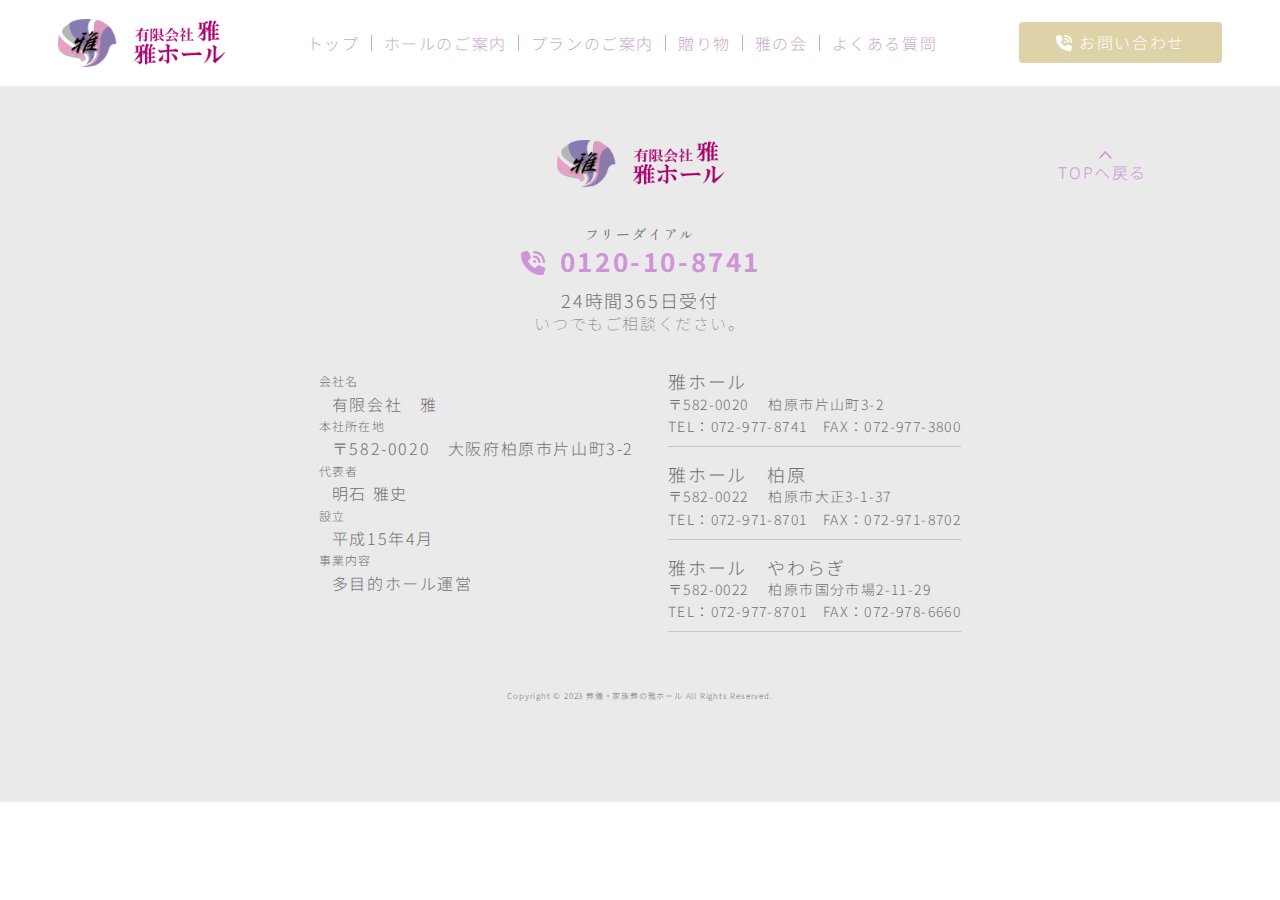
<file: template.html>
<!DOCTYPE html>
<html lang="en">

<head>
  <meta charset="UTF-8">
  <meta http-equiv="X-UA-Compatible" content="IE=edge">
  <meta name="viewport" content="width=device-width, initial-scale=1.0">
  <title>有限会社雅 雅ホール</title>
  <link rel="stylesheet" href="./SASS/reset.css">
  <link rel="stylesheet" href="./SASS/style.css">
  <link rel="stylesheet" href="https://cdnjs.cloudflare.com/ajax/libs/font-awesome/6.3.0/css/all.min.css">
</head>

<body>
  <div class="iOS_body">
    <!-- header -->
    <header class="hall_header">
      <div class="item_box inner">
        <h1>
          <a href="index.html">
            <img src="./img/logo.png" alt="ロゴ">
          </a>
        </h1>
        <nav>
          <ul>
            <li><a href="index.html">トップ</a></li>
            <li><a href="hall.html">ホールのご案内</a></li>
            <li><a id="plan_list" href="#plan">プランのご案内</a></li>
            <li><a href="gift.html">贈り物</a></li>
            <li><a href="community.html">雅の会</a></li>
            <li><a href="question.html">よくある質問</a></li>
          </ul>
        </nav>
        <a href="tel:0120-10-8741" class="header_contact">
          <p>
            <i class="fa-solid fa-phone-volume"></i>
            お問い合わせ
          </p>
        </a>
      </div>
      <!-- hover plan_list -->
      <div class="plan_list_item">
        <ul>
          <li>
            <a href="small_plan.html" class="plan_first">
              <div class="plan_bg"></div>
              <div class="plan_text_box">
                <h3 class="plan_list_title">小規模プラン</h3>
                <p class="plan_list_text">44万円（税込）～</p>
              </div>
            </a>
          </li>
          <li>
            <a href="medium_plan.html" class="plan_second">
              <div class="plan_bg"></div>
              <div class="plan_text_box">
                <h3 class="plan_list_title">中規模プラン</h3>
                <p class="plan_list_text">88万円（税込）～</p>
              </div>
            </a>
          </li>
          <li>
            <a href="large_plan.html" class="plan_third">
              <div class="plan_bg"></div>
              <div class="plan_text_box">
                <h3 class="plan_list_title">大規模プラン</h3>
                <p class="plan_list_text">110万円（税込）～</p>
              </div>
            </a>
          </li>
        </ul>
      </div>
    </header>
    <!-- hamburger -->
    <div id="nav_area">
      <!-- menu -->
      <div class="sp_nav">
        <h1 class="nav_area_logo">
          <a href="index.html">
            <img src="./img/logo.png" alt="ロゴ">
          </a>
        </h1>
        <div class="tell_box">
          <p>24時間365日受付</p>
          <div class="tell_item">
            <i class="fa-solid fa-phone-volume"></i>
            <a href="tel:0120-10-8741">0120-10-8741</a>
          </div>
        </div>
        <nav>
          <ul>
            <li><a href="#hall.html">ホールのご案内</a></li>
            <li><a href="#plan" id="plan_list_target">プランのご案内</a></li>
            <ul id="plan_list_drop">
              <li><a href="small_plan.html">小規模プラン</a></li>
              <li><a href="medium_plan.html">中規模プラン</a></li>
              <li><a href="large_plan.html">大規模プラン</a></li>
            </ul>
            <li><a href="gift.html">贈り物</a></li>
            <li><a href="community.html">雅の会</a></li>
            <li><a href="question.html">よくある質問</a></li>
          </ul>
        </nav>
      </div>
      <!-- btn -->
      <div class="toggle_btn">
        <span></span>
        <span></span>
        <span></span>
      </div>
      <!-- mask -->
      <div id="mask"></div>
    </div>

    <!-- ---------------------------------------------------------------------------------------------------------------------------------------------------------------- -->











    <!-- ---------------------------------------------------------------------------------------------------------------------------------------------------------------- -->
    <!-- footer -->
    <footer>
      <h1>
        <a href="index.html">
          <img src="./img/logo.png" alt="ロゴ">
        </a>
        <!-- top scroll -->
        <div class="top_scroll">
          TOPへ戻る
        </div>
      </h1>
      <!-- tell_box -->
      <div class="question_contact_item">
        <p class="about_contact_item_text">
          フリーダイアル
        </p>
        <div class="about_contact_item_tell">
          <i class="fa-solid fa-phone-volume"></i>
          <a href="tel:0120-10-8741">0120-10-8741</a>
        </div>
        <p>
          24時間365日受付
        </p>
        <p class="tell_anytime">
          いつでもご相談ください。
        </p>
      </div>
      <!-- information -->
      <div class="footer_information">
        <div class="footer_left">
          <dl>
            <dt>会社名</dt>
            <dd>有限会社　雅</dd>
            <dt>本社所在地</dt>
            <dd>〒582-0020　大阪府柏原市片山町3-2</dd>
            <dt>代表者</dt>
            <dd>明石 雅史</dd>
            <dt>設立</dt>
            <dd>平成15年4月</dd>
            <dt>事業内容</dt>
            <dd>多目的ホール運営</dd>
          </dl>
        </div>
        <div class="footer_right">
          <dl>
            <dt>雅ホール</dt>
            <dd>〒582-0020　 柏原市片山町3-2</dd>
            <dd>TEL：072-977-8741　FAX：072-977-3800</dd>
          </dl>
          <dl>
            <dt>雅ホール　柏原</dt>
            <dd>〒582-0022　 柏原市大正3-1-37</dd>
            <dd>TEL：072-971-8701　FAX：072-971-8702</dd>
          </dl>
          <dl>
            <dt>雅ホール　やわらぎ</dt>
            <dd>〒582-0022　 柏原市国分市場2-11-29</dd>
            <dd>TEL：072-977-8701　FAX：072-978-6660</dd>
          </dl>
        </div>
      </div>
      <!-- copy -->
      <div class="copy">
        <p>
          <small>
            Copyright © 2023 葬儀・家族葬の雅ホール All Rights Reserved.
          </small>
        </p>
      </div>
    </footer>
    <!-- ball_link -->
    <div class="ball_link">
      <ul>
        <li>
          <a href="tel:0120-10-8741" class="ball_link_first">
            <img src="./img/tell_icon.png" alt="電話アイコン">
            <p>お問い合わせ</p>
          </a>
        </li>
        <li>
          <a href="hall.html">
            <img src="./img/map_icon.png" alt="マップアイコン">
            <p>アクセス</p>
          </a>
        </li>
        <li>
          <a href="community.html">
            <img src="./img/status_icon.png" alt="雅の会アイコン">
            <p>雅の会</p>
          </a>
        </li>
      </ul>
    </div>
  </div>

  <script src="js/main.js"></script>
</body>

</html>
</file>
<file: SASS/style.css>
@import url("https://fonts.googleapis.com/css2?family=Noto+Sans+JP:wght@100;300;400;500;700&family=Shippori+Mincho:wght@400;500;600;700;800&display=swap");
body {
  font-family: "Noto Sans JP", sans-serif;
  font-size: 16px;
  letter-spacing: 1.6px;
  font-weight: 300;
  color: #707070;
  overflow-x: hidden;
  box-sizing: border-box;
  max-width: 100%;
  font-weight: 300;
}
body.active {
  overflow: hidden;
}

img {
  width: 100%;
  -o-object-fit: cover;
     object-fit: cover;
}

.iOS_body {
  overflow-x: hidden;
}

.inner {
  max-width: 1366px;
  margin: 0 auto;
}

@media screen and (max-width:767px) {
  .inner_sp {
    padding: 0 11px;
    width: 100%;
    margin: 0 auto;
  }
}

.util_title {
  font-size: 28px;
  font-family: "Shippori Mincho", serif;
  text-align: center;
  padding-top: 54px;
  letter-spacing: 2.8px;
  font-weight: 700;
}
@media screen and (max-width:767px) {
  .util_title {
    padding-top: 28px;
  }
}

.util_dot {
  display: grid;
  text-align: center;
  padding-top: 12px;
}
.util_dot span {
  margin-top: -10px;
  color: #e8c3eb;
}

.util_title_another {
  font-size: 28px;
  font-family: "Shippori Mincho", serif;
  text-align: center;
  padding-top: 54px;
  letter-spacing: 2.8px;
  padding-bottom: 8px;
  font-weight: 700;
  position: relative;
}
@media screen and (max-width:767px) {
  .util_title_another {
    padding-top: 28px;
  }
}
.util_title_another::after {
  content: "";
  width: 75px;
  height: 1px;
  background-color: #e4bde8;
  position: absolute;
  bottom: 0;
  left: 50%;
  transform: translateX(-50%);
}

.pc_hidden {
  display: none;
}
@media screen and (max-width:767px) {
  .pc_hidden {
    display: block;
  }
}

@media screen and (max-width:767px) {
  .sp_hidden {
    display: none;
  }
}

header {
  height: 86px;
  padding: 19px 58px;
  position: relative;
}
@media screen and (min-width:768px) and (max-width:1279px) {
  header {
    padding: 19px 11px;
    height: 79px;
  }
}
@media screen and (max-width:767px) {
  header {
    position: absolute;
    left: 50%;
    transform: translateX(-50%);
    z-index: 3;
  }
}
header .item_box {
  display: flex;
  align-items: center;
  justify-content: space-between;
}
@media screen and (max-width:767px) {
  header .item_box {
    display: block;
  }
}
header .item_box h1 a {
  height: 100%;
  display: block;
  width: 167px;
}
@media screen and (min-width:768px) and (max-width:1279px) {
  header .item_box h1 a {
    width: 120px;
  }
}
header .item_box h1 a img {
  width: 100%;
}
@media screen and (max-width:767px) {
  header .item_box nav {
    display: none;
  }
}
header .item_box nav ul {
  display: flex;
}
header .item_box nav ul li {
  position: relative;
}
header .item_box nav ul li:not(:last-child)::after {
  content: "";
  width: 1px;
  height: 100%;
  background-color: #c9a9cc;
  position: absolute;
  top: 0;
  right: -12px;
}
@media screen and (min-width:768px) and (max-width:1279px) {
  header .item_box nav ul li:not(:last-child)::after {
    right: -6px;
  }
}
header .item_box nav ul li:not(:last-child) {
  margin-right: 24px;
}
@media screen and (min-width:768px) and (max-width:1279px) {
  header .item_box nav ul li:not(:last-child) {
    margin-right: 12px;
  }
}
header .item_box nav ul li a {
  color: #c9a9cc;
  height: 86px;
  position: relative;
}
@media screen and (min-width:768px) and (max-width:1279px) {
  header .item_box nav ul li a {
    font-size: 14px;
  }
}
header .item_box nav ul li a:hover::before {
  content: "";
  width: 8px;
  height: 8px;
  border-radius: 50%;
  background-color: #c9a9cc;
  position: absolute;
  left: 50%;
  transform: translateX(-50%);
  top: -8px;
}
header .header_contact {
  width: 203px;
  background-color: #ded2a9;
  border-radius: 4px;
  text-align: center;
  padding: 12px 0;
  color: #fff;
  transition: all 0.3s, outline 0.1s;
}
@media screen and (min-width:768px) and (max-width:1279px) {
  header .header_contact {
    width: 100px;
    padding: 12px 3px;
    font-size: 11px;
  }
}
@media screen and (max-width:767px) {
  header .header_contact {
    display: none;
  }
}
header .header_contact:hover {
  background-color: #fff;
  outline: 1px solid #ded2a9;
  color: #ded2a9;
}
header .plan_list_item {
  padding: 20px 133px;
  background-color: #f8f7fc;
  position: absolute;
  top: 86px;
  left: 0;
  right: 0;
  z-index: 3;
  opacity: 0;
  visibility: hidden;
  transition: opacity 0.8s, visibility 0.8s;
}
@media screen and (min-width:768px) and (max-width:1279px) {
  header .plan_list_item {
    top: 79px;
  }
}
header .plan_list_item.active {
  opacity: 1;
  visibility: visible;
}
header .plan_list_item.hover_now {
  opacity: 0.3;
}
header .plan_list_item ul {
  display: flex;
  justify-content: center;
  gap: 16px;
}
header .plan_list_item ul li {
  width: 356px;
  height: 128px;
}
header .plan_list_item ul li a {
  width: 100%;
  height: 100%;
  position: relative;
  color: #fff;
  overflow: hidden;
  display: flex;
  justify-content: center;
  align-items: center;
}
header .plan_list_item ul li a:hover .plan_bg {
  transform: scale(1.2);
}
header .plan_list_item ul li a .plan_bg {
  width: 100%;
  height: 100%;
  position: absolute;
  z-index: 0;
  top: 0;
  left: 0;
  transition: transform 0.7s;
}
header .plan_list_item ul li a .plan_bg::after {
  content: "";
  width: 100%;
  height: 100%;
  background-color: #000;
  opacity: 0.75;
  position: absolute;
  top: 0;
  left: 0;
}
header .plan_list_item ul li a .plan_text_box {
  position: absolute;
  z-index: 3;
}
header .plan_list_item ul li a .plan_text_box .plan_list_title {
  font-family: "Shippori Mincho", serif;
  letter-spacing: 2.4px;
  line-height: 1.4583333333;
  font-size: 24px;
}
@media screen and (min-width:768px) and (max-width:1279px) {
  header .plan_list_item ul li a .plan_text_box .plan_list_title {
    font-size: 18px;
    padding-left: 10px;
  }
}
header .plan_list_item ul li a .plan_text_box p {
  font-size: 16px;
  letter-spacing: 1.6px;
  line-height: 1.5;
  font-weight: 100;
  transform: translateX(5%);
}
@media screen and (min-width:768px) and (max-width:1279px) {
  header .plan_list_item ul li a .plan_text_box p {
    font-size: 14px;
  }
}
header .plan_list_item ul li .plan_first .plan_bg {
  background: url(../img/title-pc/syokibo-pc.jpg) no-repeat center center/cover;
}
header .plan_list_item ul li .plan_second .plan_bg {
  background: url(../img/title-pc/tyukibo-pc.jpg) no-repeat center center/cover;
}
header .plan_list_item ul li .plan_third .plan_bg {
  background: url(../img/title-pc/daikibo-pc.jpg) no-repeat center center/cover;
}

#nav_area {
  display: none;
}
@media screen and (max-width:767px) {
  #nav_area {
    display: block;
  }
}
#nav_area .sp_nav {
  position: fixed;
  top: 19px;
  left: 50%;
  transform: translateX(-50%);
  opacity: 0;
  visibility: hidden;
  transition: opacity 0.8s;
  z-index: 100;
}
#nav_area .sp_nav.active {
  opacity: 1;
  visibility: visible;
}
#nav_area .sp_nav .nav_area_logo {
  margin-bottom: 64px;
  text-align: center;
}
#nav_area .sp_nav .nav_area_logo a {
  display: block;
}
#nav_area .sp_nav .nav_area_logo a img {
  width: 167px;
}
#nav_area .sp_nav .tell_box {
  text-align: center;
  margin-bottom: 48px;
}
#nav_area .sp_nav .tell_box:hover .tell_item i {
  transform-origin: right bottom;
  font-size: 24px;
  transform: rotate(-10deg);
}
#nav_area .sp_nav .tell_box:hover .tell_item a::after {
  right: -19px;
}
#nav_area .sp_nav .tell_box p {
  color: #cf94d6;
  font-size: 12px;
  letter-spacing: 1.2px;
  line-height: 1.8666666667;
  margin-bottom: 4px;
}
#nav_area .sp_nav .tell_box .tell_item {
  width: 241px;
  height: 48px;
  border: 2px solid #cf94d6;
  border-radius: 35px;
  line-height: 48px;
  font-size: 20px;
  letter-spacing: 1.7px;
}
#nav_area .sp_nav .tell_box .tell_item i {
  width: 23px;
  color: #cf94d6;
  font-size: 23px;
  transition: all 0.3s;
}
#nav_area .sp_nav .tell_box .tell_item a {
  color: #cf94d6;
  font-weight: 400;
  position: relative;
}
#nav_area .sp_nav .tell_box .tell_item a::after {
  content: "";
  width: 0;
  height: 0;
  border-style: solid;
  border-width: 3.5px 0 3.5px 8px;
  border-color: transparent transparent transparent #cf94d6;
  position: absolute;
  top: 50%;
  transform: translateY(-50%);
  right: -15px;
  transition: all 0.5s;
}
#nav_area .sp_nav nav {
  text-align: left;
  width: 167px;
  margin: 0 auto;
}
#nav_area .sp_nav nav ul li {
  line-height: 3;
}
#nav_area .sp_nav nav ul li:not(:last-child) {
  margin-bottom: 0.00001px;
}
#nav_area .sp_nav nav ul li a {
  height: 100%;
  display: block;
  font-size: 22px;
  font-family: "Shippori Mincho", serif;
  color: #707070;
}
#nav_area .sp_nav nav ul li a:hover {
  opacity: 0.85;
}
#nav_area .sp_nav nav ul li a#plan_list_target {
  position: relative;
}
#nav_area .sp_nav nav ul li a#plan_list_target.open::after {
  transform: rotate(0deg);
}
#nav_area .sp_nav nav ul li a#plan_list_target::after {
  content: "";
  display: inline-block;
  background-image: url(../img/arrow_icon.png);
  background-repeat: no-repeat;
  background-size: contain;
  transform: rotate(-180deg);
  width: 15px;
  height: 8px;
  position: absolute;
  top: 50%;
  right: -20px;
  transition: transform 1s;
}
#nav_area .sp_nav nav ul #plan_list_drop {
  padding-left: 24px;
  height: 0;
  opacity: 0;
  visibility: hidden;
  transition: all 0.9s;
}
#nav_area .sp_nav nav ul #plan_list_drop.active {
  height: 200px;
  opacity: 1;
  visibility: visible;
  margin-bottom: 12px;
}
#nav_area .toggle_btn {
  position: fixed;
  top: 0;
  right: 0;
  width: 60px;
  height: 60px;
  padding: 27px 16px;
  transition: all 0.8s;
  background-color: #ded2a9;
  z-index: 200;
  cursor: pointer;
}
#nav_area .toggle_btn.active span {
  background-color: #fff;
}
#nav_area .toggle_btn.active span:nth-child(1) {
  transform: translate(16px, 11px) rotate(-45deg);
}
#nav_area .toggle_btn.active span:nth-child(2) {
  opacity: 0;
}
#nav_area .toggle_btn.active span:nth-child(3) {
  transform: translate(17px, -13px) rotate(45deg);
}
#nav_area .toggle_btn span {
  position: absolute;
  width: 30px;
  height: 3px;
  background-color: #fff;
  right: 50%;
  transform: translateX(50%);
}
#nav_area .toggle_btn span:nth-child(1) {
  top: 30%;
  transition: transform 0.8s, background 1s;
}
#nav_area .toggle_btn span:nth-child(2) {
  top: 50%;
  transition: opacity 1s, background 1s;
}
#nav_area .toggle_btn span:nth-child(3) {
  top: 70%;
  transition: transform 0.8s, background 1s;
}
#nav_area #mask {
  width: 100%;
  height: 100%;
  background-color: #fff;
  position: fixed;
  top: 0;
  left: 0;
  bottom: 0;
  opacity: 0;
  visibility: hidden;
  transition: all 0.8s;
  z-index: 50;
}
#nav_area #mask.active {
  opacity: 1;
  visibility: visible;
}

.main {
  background: url(../img/mv-pc.jpg) no-repeat center center/cover;
  height: 682px;
}
@media screen and (max-width:767px) {
  .main {
    background: url(../img/mv-sp.jpg) no-repeat center center/cover;
    height: 667px;
  }
}
.main .wrapper {
  height: 100%;
  position: relative;
}
.main .wrapper .main_text h2 {
  position: absolute;
  top: 50%;
  right: 8%;
  transform: translate(-50%, -50%);
}
@media screen and (max-width:767px) {
  .main .wrapper .main_text h2 {
    right: clamp(-15.625rem, -19.3554rem + 16.9082vw, -11.25rem);
  }
}
.main .wrapper .main_text h2 picture img {
  width: 49px;
}
@media screen and (max-width:767px) {
  .main .wrapper .main_text h2 picture img {
    width: 332px;
  }
}
.main .wrapper .main_link_box {
  display: flex;
  position: absolute;
  bottom: 18px;
  right: 3%;
}
.main .wrapper .main_link_box .main_link_item:first-child {
  background: url(../img/okurimono.jpg) no-repeat center center/cover;
  margin-right: 16px;
  box-shadow: 0px 0px 6px rgba(0, 0, 0, 0.1607843137);
}
.main .wrapper .main_link_box .main_link_item:last-of-type {
  background: url(../img/miyabinokai.jpg) no-repeat center center/cover;
  box-shadow: 0px 0px 6px rgba(0, 0, 0, 0.1607843137);
}
.main .wrapper .main_link_box .main_link_item a {
  display: block;
  width: 273px;
  height: 99px;
  display: grid;
  align-content: center;
  transition: opacity 0.3s;
}
@media screen and (max-width:767px) {
  .main .wrapper .main_link_box .main_link_item a {
    display: none;
  }
}
.main .wrapper .main_link_box .main_link_item a:hover {
  opacity: 0.75;
}
.main .wrapper .main_link_box .main_link_item a h3 {
  color: #c9a9cc;
  text-align: center;
  font-size: 18px;
  margin-bottom: 4px;
  letter-spacing: 1.8px;
}
.main .wrapper .main_link_box .main_link_item a p {
  margin: 0 auto;
  font-size: 12px;
  line-height: 1.3;
  letter-spacing: 1.2px;
  color: #707070;
}
.main .wrapper .main_link_box .main_link_item a .text_first {
  text-align: left;
}

.about {
  max-width: 701px;
  margin: 0 auto;
}
.about .util_dot {
  margin-bottom: 39px;
}
.about ol {
  margin-bottom: 87px;
}
@media screen and (max-width:767px) {
  .about ol {
    padding: 0 11px;
    width: 100%;
    margin: 0 auto 68px;
  }
}
.about ol li .about_ol_title {
  font-size: 24px;
  font-weight: 500;
  font-family: "Shippori Mincho", serif;
  padding-bottom: 6px;
  border-bottom: 1px solid rgba(112, 112, 112, 0.3);
  margin-bottom: 7px;
  letter-spacing: 2.4px;
}
.about ol li .about_ol_title span {
  color: #9e95c7;
}
.about ol li .about_ol_text {
  font-size: 16px;
  line-height: 1.6;
  margin-bottom: 42px;
  letter-spacing: 1.6px;
}
@media screen and (max-width:767px) {
  .about ol li .about_ol_text {
    margin-bottom: 28px;
  }
}
.about .about_contact_box {
  background: url(../img/IMG_0009.jpg) no-repeat center center/cover;
  width: 100%;
  height: 333px;
  margin-bottom: 335px;
  position: relative;
}
@media screen and (max-width:767px) {
  .about .about_contact_box {
    width: 100%;
  }
}
.about .about_contact_box .about_contact_item {
  position: absolute;
  left: 50%;
  transform: translateX(-50%);
  bottom: -205px;
  text-align: center;
  width: 595px;
  height: 218px;
  box-shadow: 0px 0px 6px rgba(0, 0, 0, 0.1607843137);
  background-color: #fff;
  display: grid;
  align-content: center;
}
@media screen and (max-width:767px) {
  .about .about_contact_box .about_contact_item {
    width: 94%;
    margin: 0 auto;
  }
}
.about .about_contact_box .about_contact_item .about_contact_item_text {
  line-height: 1.6;
  font-size: 18px;
  margin-bottom: 12px;
  font-family: "Shippori Mincho", serif;
  font-weight: 400;
}
.about .about_contact_box .about_contact_item .about_contact_item_text_second {
  font-size: 14px;
  letter-spacing: 1.8px;
}
.about .about_contact_box .about_contact_item .about_contact_item_tell {
  display: flex;
  justify-content: center;
  height: 37px;
  letter-spacing: 2.6px;
  margin-bottom: 4px;
  color: #cf94d6;
}
.about .about_contact_box .about_contact_item .about_contact_item_tell:hover i {
  transform: rotate(-10deg);
  font-size: 28px;
}
.about .about_contact_box .about_contact_item .about_contact_item_tell i {
  font-size: 26px;
  margin-right: 4px;
  width: 30px;
}
.about .about_contact_box .about_contact_item .about_contact_item_tell a {
  color: #cf94d6;
  font-size: 26px;
  font-weight: 700;
}
.about .about_contact_box .about_contact_item p {
  font-size: 18px;
}

.plan {
  background-color: #f8f7fc;
  padding: 0 133px 0 133px;
}
@media screen and (min-width:768px) and (max-width:1279px) {
  .plan {
    padding: 0 11px 136px;
  }
}
@media screen and (max-width:767px) {
  .plan {
    padding: 0 11px;
    width: 100%;
    margin: 0 auto;
  }
}
.plan .util_title_another {
  margin-bottom: 44px;
}
@media screen and (max-width:767px) {
  .plan .util_title_another {
    margin-bottom: 32px;
  }
}
.plan .plan_list {
  padding-bottom: 40px;
}
.plan .plan_list ul {
  display: flex;
  justify-content: center;
  gap: 16px;
}
@media screen and (max-width:767px) {
  .plan .plan_list ul {
    display: block;
    width: 100%;
  }
}
.plan .plan_list ul li {
  width: 356px;
  height: 128px;
}
@media screen and (max-width:767px) {
  .plan .plan_list ul li {
    width: 100%;
    margin-bottom: 16px;
  }
}
.plan .plan_list ul li a {
  width: 100%;
  height: 100%;
  position: relative;
  color: #fff;
  overflow: hidden;
  display: flex;
  justify-content: center;
  align-items: center;
}
.plan .plan_list ul li a:hover .plan_bg {
  transform: scale(1.2);
}
.plan .plan_list ul li a .plan_bg {
  width: 100%;
  height: 100%;
  position: absolute;
  z-index: 0;
  top: 0;
  left: 0;
  transition: transform 0.7s;
}
.plan .plan_list ul li a .plan_bg::after {
  content: "";
  width: 100%;
  height: 100%;
  background-color: #000;
  opacity: 0.75;
  position: absolute;
  top: 0;
  left: 0;
}
.plan .plan_list ul li a .plan_text_box {
  position: absolute;
  z-index: 3;
}
.plan .plan_list ul li a .plan_text_box h3 {
  font-size: 24px;
  font-family: "Shippori Mincho", serif;
  letter-spacing: 2.4px;
  line-height: 1.4583333333;
}
.plan .plan_list ul li a .plan_text_box p {
  font-size: 16px;
  letter-spacing: 1.6px;
  line-height: 1.5;
  font-weight: 100;
  transform: translateX(5%);
}
.plan .plan_list ul li .plan_first .plan_bg {
  background: url(../img/title-pc/syokibo-pc.jpg) no-repeat center center/cover;
}
.plan .plan_list ul li .plan_second .plan_bg {
  background: url(../img/title-pc/tyukibo-pc.jpg) no-repeat center center/cover;
}
.plan .plan_list ul li .plan_third .plan_bg {
  background: url(../img/title-pc/daikibo-pc.jpg) no-repeat center center/cover;
}

.flow {
  background-color: #f8f7fc;
  padding-bottom: 136px;
}
@media screen and (min-width:768px) and (max-width:1279px) {
  .flow {
    padding: 0 3% 136px;
  }
}
@media screen and (max-width:767px) {
  .flow {
    padding: 0 11px 112px;
  }
}
.flow .util_dot {
  margin-bottom: 6px;
}
@media screen and (max-width:767px) {
  .flow .util_dot {
    margin-bottom: 12px;
  }
}
.flow .general_funeral {
  display: grid;
  justify-content: center;
  margin-bottom: 48px;
}
@media screen and (max-width:767px) {
  .flow .general_funeral {
    margin-bottom: 60px;
  }
}
.flow .general_funeral h3 {
  font-size: 24px;
  font-family: "Shippori Mincho", serif;
  letter-spacing: 2.4px;
  padding-left: 13px;
  margin-bottom: 16px;
  position: relative;
}
@media screen and (max-width:767px) {
  .flow .general_funeral h3 {
    margin-bottom: 20px;
  }
}
.flow .general_funeral h3::before {
  content: "";
  width: 5px;
  height: 100%;
  background-color: #e8c3eb;
  position: absolute;
  left: 0;
  top: 0;
}
.flow .general_funeral img {
  width: 703px;
  height: 267px;
}
@media screen and (max-width:767px) {
  .flow .general_funeral img {
    max-width: 353px;
    height: auto;
    margin: 0 auto;
  }
}
.flow .funeral_box {
  display: flex;
  justify-content: center;
}
@media screen and (min-width:768px) and (max-width:1279px) {
  .flow .funeral_box {
    display: block;
    display: grid;
  }
}
@media screen and (max-width:767px) {
  .flow .funeral_box {
    display: block;
    display: grid;
  }
}
.flow .funeral_box .one_day_funeral {
  margin-right: 78px;
}
@media screen and (min-width:768px) and (max-width:1279px) {
  .flow .funeral_box .one_day_funeral {
    margin-bottom: 48px;
  }
}
@media screen and (max-width:767px) {
  .flow .funeral_box .one_day_funeral {
    margin-bottom: 60px;
    margin-right: 0;
  }
}
.flow .funeral_box .one_day_funeral h3 {
  font-size: 24px;
  font-family: "Shippori Mincho", serif;
  letter-spacing: 2.4px;
  padding-left: 13px;
  margin-bottom: 16px;
  position: relative;
}
@media screen and (max-width:767px) {
  .flow .funeral_box .one_day_funeral h3 {
    margin-bottom: 20px;
  }
}
.flow .funeral_box .one_day_funeral h3::before {
  content: "";
  width: 5px;
  height: 100%;
  background-color: #ffcea8;
  position: absolute;
  left: 0;
  top: 0;
}
.flow .funeral_box .one_day_funeral img {
  width: 427px;
  height: 267px;
}
@media screen and (max-width:767px) {
  .flow .funeral_box .one_day_funeral img {
    max-width: 353px;
    height: auto;
    margin: 0 auto;
  }
}
@media screen and (max-width:767px) {
  .flow .funeral_box .direct_burial {
    margin-bottom: 38px;
  }
}
.flow .funeral_box .direct_burial h3 {
  font-size: 24px;
  font-family: "Shippori Mincho", serif;
  letter-spacing: 2.4px;
  padding-left: 13px;
  margin-bottom: 16px;
  position: relative;
}
.flow .funeral_box .direct_burial h3::before {
  content: "";
  width: 5px;
  height: 100%;
  background-color: #b2e8c8;
  position: absolute;
  left: 0;
  top: 0;
}
.flow .funeral_box .direct_burial img {
  width: 371px;
  height: 267px;
}
@media screen and (max-width:767px) {
  .flow .funeral_box .direct_burial img {
    max-width: 353px;
    height: auto;
    margin: 0 auto;
  }
}
.flow .main_link_box {
  display: none;
}
@media screen and (max-width:767px) {
  .flow .main_link_box {
    display: block;
  }
}
.flow .main_link_box .main_link_item:first-child {
  background: url(../img/okurimono.jpg) no-repeat center center/cover;
  max-width: 353px;
  margin: 0 auto 25px;
  box-shadow: 0px 0px 6px rgba(0, 0, 0, 0.1607843137);
}
.flow .main_link_box .main_link_item:last-of-type {
  background: url(../img/miyabinokai.jpg) no-repeat center center/cover;
  max-width: 353px;
  margin: 0 auto;
  box-shadow: 0px 0px 6px rgba(0, 0, 0, 0.1607843137);
}
.flow .main_link_box .main_link_item a {
  display: block;
  width: 100%;
  height: 99px;
  display: grid;
  align-content: center;
  transition: opacity 0.3s;
}
.flow .main_link_box .main_link_item a:hover {
  opacity: 0.75;
}
.flow .main_link_box .main_link_item a h3 {
  color: #c9a9cc;
  text-align: center;
  font-size: 18px;
  margin-bottom: 4px;
  letter-spacing: 1.8px;
}
.flow .main_link_box .main_link_item a p {
  margin: 0 auto;
  font-size: 12px;
  line-height: 1.3;
  letter-spacing: 1.2px;
  color: #707070;
}
.flow .main_link_box .main_link_item a .text_first {
  text-align: left;
}

.access {
  margin-bottom: 136px;
  padding: 0 19.4%;
}
@media screen and (min-width:768px) and (max-width:1279px) {
  .access {
    padding: 0 5%;
  }
}
@media screen and (max-width:767px) {
  .access {
    padding: 0 11px;
    width: 100%;
    margin: 0 auto 136px;
  }
}
.access .util_title_another {
  margin-bottom: 36px;
}
.access .access_item_box ul {
  display: flex;
  justify-content: center;
  gap: 1.8%;
}
@media screen and (max-width:767px) {
  .access .access_item_box ul {
    display: block;
  }
}
.access .access_item_box ul li .access_item_title {
  font-size: 24px;
  font-weight: 500;
  font-family: "Shippori Mincho", serif;
  letter-spacing: 2.4px;
  padding-left: 13px;
  margin-bottom: 12px;
  position: relative;
}
@media screen and (min-width:768px) and (max-width:1279px) {
  .access .access_item_box ul li .access_item_title {
    font-size: 20px;
  }
}
.access .access_item_box ul li .access_item_title::before {
  content: "";
  width: 5px;
  height: 100%;
  background-color: #e8c3eb;
  position: absolute;
  left: 0;
  top: 0;
}
.access .access_item_box ul li img {
  width: 100%;
  height: auto;
  margin-bottom: 19px;
}
@media screen and (max-width:767px) {
  .access .access_item_box ul li img {
    width: 100%;
    margin-bottom: 16px;
    -o-object-fit: cover;
       object-fit: cover;
  }
}
.access .access_item_box ul li p {
  margin-bottom: 58px;
  letter-spacing: 1.4px;
  line-height: 1.6;
}
@media screen and (min-width:768px) and (max-width:1279px) {
  .access .access_item_box ul li p {
    font-size: 13px;
    letter-spacing: 1.2px;
  }
}
@media screen and (max-width:767px) {
  .access .access_item_box ul li p {
    margin-bottom: 48px;
  }
}
.access .access_area {
  max-width: 701px;
  margin: 0 auto;
  text-align: center;
  outline: 1px solid #c89bd3;
}
.access .access_area .access_area_title {
  line-height: 45px;
  font-size: 20px;
  letter-spacing: 2px;
  color: #fff;
  background-color: #c89bd3;
}
.access .access_area .access_area_text {
  padding: 24px 0;
  max-width: 445px;
  margin: 0 auto 57px;
  text-align: left;
}
@media screen and (max-width:767px) {
  .access .access_area .access_area_text {
    padding: 18px 54px;
  }
}
.access .access_area .access_area_text dl dt {
  font-size: 18px;
  color: #cf94d6;
  letter-spacing: 1.8px;
  font-weight: 600;
  line-height: 1.4222222222;
}
.access .access_area .access_area_text dl dd {
  font-size: 16px;
  letter-spacing: 1.6px;
  line-height: 1.6;
}
.access .access_area .access_area_text dl .access_area_text_first {
  margin-bottom: 14px;
}
.access .access_link {
  text-align: center;
}
.access .access_link a {
  display: block;
  margin: 0 auto;
  width: 280px;
  height: 40px;
  line-height: 40px;
  outline: 1px solid #e8c3eb;
  color: #e8c3eb;
  transition: all 0.3s;
}
.access .access_link a:hover {
  color: #fff;
  background-color: #e8c3eb;
}

.question {
  background-color: #f8f7fc;
  padding-bottom: 136px;
}
@media screen and (max-width:767px) {
  .question {
    padding: 0 11px 136px;
    width: 100%;
    margin: 0 auto;
  }
}
.question .quetion_box {
  max-width: 701px;
  margin: 0 auto;
}
.question .quetion_box dl dt h3 {
  color: #c89bd3;
  font-size: 18px;
  letter-spacing: 1.8px;
  line-height: 1.6;
  margin-bottom: 12px;
}
.question .quetion_box dl dd p {
  font-size: 14px;
  letter-spacing: 1.4px;
  line-height: 1.6;
  margin-bottom: 32px;
}
.question .question_link {
  margin-top: 64px;
}
.question .question_link a {
  text-align: center;
  display: block;
  margin: 0 auto;
  width: 280px;
  height: 40px;
  line-height: 40px;
  outline: 1px solid #e8c3eb;
  color: #e8c3eb;
  transition: all 0.3s;
}
.question .question_link a:hover {
  color: #fff;
  background-color: #e8c3eb;
}

footer {
  text-align: center;
  padding: 54px 0 94px 0;
  background-color: #eaeaea;
}
@media screen and (max-width:767px) {
  footer {
    padding: 54px 11px 227px;
    width: 100%;
    margin: 0 auto;
  }
}
footer h1 {
  max-width: 1366px;
  margin: 0 auto 36px;
  position: relative;
}
footer h1 a img {
  width: 167px;
  height: 47px;
}
footer h1 .top_scroll {
  position: absolute;
  top: 24px;
  right: 133px;
  color: #cf94d6;
  cursor: pointer;
}
@media screen and (max-width:767px) {
  footer h1 .top_scroll {
    top: 860px;
    right: 42%;
  }
}
footer h1 .top_scroll:hover::after {
  top: -15px;
}
footer h1 .top_scroll::after {
  content: "";
  display: inline-block;
  background-image: url(../img/arrow_icon.png);
  background-repeat: no-repeat;
  background-size: contain;
  width: 23px;
  height: 8px;
  position: absolute;
  top: -13px;
  left: 46%;
  transition: transform 1s;
  transition: top 0.3s;
}
footer .question_contact_item {
  text-align: center;
  margin-bottom: 36px;
}
footer .question_contact_item .about_contact_item_text {
  line-height: 1.6;
  font-size: 14px;
  margin-bottom: 3px;
  font-family: "Shippori Mincho", serif;
  font-weight: 400;
}
footer .question_contact_item .about_contact_item_tell {
  display: flex;
  justify-content: center;
  height: 37px;
  letter-spacing: 2.6px;
  margin-bottom: 4px;
  color: #cf94d6;
  display: inline-block;
}
footer .question_contact_item .about_contact_item_tell:hover i {
  transform: rotate(-10deg);
  font-size: 26px;
}
footer .question_contact_item .about_contact_item_tell i {
  font-size: 24px;
  margin-right: 4px;
  width: 30px;
}
footer .question_contact_item .about_contact_item_tell a {
  color: #cf94d6;
  font-size: 26px;
  font-weight: 700;
}
footer .question_contact_item p {
  font-size: 18px;
  letter-spacing: 1.8px;
  line-height: 1.2444444444;
}
footer .question_contact_item .tell_anytime {
  font-size: 16px;
  font-weight: 100;
  letter-spacing: 1.6px;
  line-height: 1.4;
}
footer .footer_information {
  display: flex;
  justify-content: center;
  margin-bottom: 36px;
}
@media screen and (max-width:767px) {
  footer .footer_information {
    display: block;
    display: grid;
    justify-content: center;
  }
}
footer .footer_information .footer_left {
  -moz-text-align-last: left;
       text-align-last: left;
  margin-right: 34px;
}
@media screen and (max-width:767px) {
  footer .footer_information .footer_left {
    margin-bottom: 26px;
    margin-right: 0;
  }
}
footer .footer_information .footer_left dl dt {
  font-size: 12px;
  letter-spacing: 1.2px;
  line-height: 1.8666666667;
}
footer .footer_information .footer_left dl dd {
  font-size: 16px;
  letter-spacing: 1.6px;
  line-height: 1.4;
  padding-left: 13px;
}
footer .footer_information .footer_right {
  -moz-text-align-last: left;
       text-align-last: left;
}
footer .footer_information .footer_right dl {
  padding-bottom: 8.5px;
  border-bottom: 1px solid rgba(112, 112, 112, 0.3);
  margin-bottom: 16px;
}
footer .footer_information .footer_right dl dt {
  font-size: 18px;
  letter-spacing: 1.8px;
  line-height: 1.2444444444;
}
footer .footer_information .footer_right dl dd {
  font-size: 14px;
  letter-spacing: 1.4px;
  line-height: 1.6;
}
footer .copy p small {
  font-size: 8px;
  letter-spacing: 0.8px;
  line-height: 2.8;
}

.ball_link {
  opacity: 1;
  visibility: visible;
  transition: opacity 1s, visibility 1s;
  position: fixed;
  bottom: 20px;
  left: 50%;
  transform: translate(-50%);
}
.ball_link.active {
  opacity: 0;
  visibility: hidden;
}
@media screen and (min-width:1280px) {
  .ball_link {
    display: none;
  }
}
@media screen and (min-width:768px) and (max-width:1279px) {
  .ball_link {
    display: none;
  }
}
.ball_link ul {
  display: flex;
}
.ball_link ul li {
  width: 104px;
  height: 104px;
  text-align: center;
}
.ball_link ul li:not(:last-child) {
  margin-right: 12px;
}
.ball_link ul li a {
  height: 100%;
  width: 100%;
  background-color: #fff;
  display: inline-block;
  border-radius: 50%;
  padding: 20px 0;
  border: 3px solid #9e95c7;
  color: #9e95c7;
}
.ball_link ul li a:hover {
  opacity: 0.85;
}
.ball_link ul li a.ball_link_first {
  outline: none;
  background-color: #9e95c7;
  width: 107px;
  height: 107px;
}
.ball_link ul li a.ball_link_first p {
  color: #fff;
}
.ball_link ul li a img {
  width: 42px;
  margin-bottom: 5px;
}
.ball_link ul li a p {
  font-size: 12px;
}

header.hall_header {
  height: 86px;
  padding: 19px 58px;
  position: relative;
}
@media screen and (min-width:768px) and (max-width:1279px) {
  header.hall_header {
    padding: 19px 11px;
    height: 79px;
  }
}
@media screen and (max-width:767px) {
  header.hall_header {
    height: 60px;
    padding: 12px 11px;
    z-index: 3;
  }
}
header.hall_header .item_box {
  display: flex;
  align-items: center;
  justify-content: space-between;
}
@media screen and (max-width:767px) {
  header.hall_header .item_box {
    display: block;
  }
}
header.hall_header .item_box h1 a {
  height: 100%;
  display: block;
  width: 167px;
}
@media screen and (min-width:768px) and (max-width:1279px) {
  header.hall_header .item_box h1 a {
    width: 120px;
  }
}
@media screen and (max-width:767px) {
  header.hall_header .item_box h1 a {
    width: 125px;
  }
}
header.hall_header .item_box h1 a img {
  width: 100%;
}
@media screen and (max-width:767px) {
  header.hall_header .item_box nav {
    display: none;
  }
}
header.hall_header .item_box nav ul {
  display: flex;
}
header.hall_header .item_box nav ul li {
  position: relative;
}
header.hall_header .item_box nav ul li:not(:last-child)::after {
  content: "";
  width: 1px;
  height: 100%;
  background-color: #c9a9cc;
  position: absolute;
  top: 0;
  right: -12px;
}
@media screen and (min-width:768px) and (max-width:1279px) {
  header.hall_header .item_box nav ul li:not(:last-child)::after {
    right: -6px;
  }
}
header.hall_header .item_box nav ul li:not(:last-child) {
  margin-right: 24px;
}
@media screen and (min-width:768px) and (max-width:1279px) {
  header.hall_header .item_box nav ul li:not(:last-child) {
    margin-right: 12px;
  }
}
header.hall_header .item_box nav ul li a {
  color: #c9a9cc;
  height: 86px;
  position: relative;
}
@media screen and (min-width:768px) and (max-width:1279px) {
  header.hall_header .item_box nav ul li a {
    font-size: 14px;
  }
}
header.hall_header .item_box nav ul li a:hover::before {
  content: "";
  width: 8px;
  height: 8px;
  border-radius: 50%;
  background-color: #c9a9cc;
  position: absolute;
  left: 50%;
  transform: translateX(-50%);
  top: -8px;
}
header.hall_header .header_contact {
  width: 203px;
  background-color: #ded2a9;
  border-radius: 4px;
  text-align: center;
  padding: 12px 0;
  color: #fff;
  transition: all 0.3s, outline 0.1s;
}
@media screen and (min-width:768px) and (max-width:1279px) {
  header.hall_header .header_contact {
    width: 100px;
    padding: 12px 3px;
    font-size: 11px;
  }
}
@media screen and (max-width:767px) {
  header.hall_header .header_contact {
    display: none;
  }
}
header.hall_header .header_contact:hover {
  background-color: #fff;
  outline: 1px solid #ded2a9;
  color: #ded2a9;
}
header.hall_header .plan_list_item {
  padding: 20px 133px;
  background-color: #f8f7fc;
  position: absolute;
  top: 86px;
  left: 0;
  right: 0;
  z-index: 3;
  opacity: 0;
  visibility: hidden;
  transition: opacity 0.8s, visibility 0.8s;
}
@media screen and (min-width:768px) and (max-width:1279px) {
  header.hall_header .plan_list_item {
    top: 79px;
  }
}
header.hall_header .plan_list_item.active {
  opacity: 1;
  visibility: visible;
}
header.hall_header .plan_list_item.hover_now {
  opacity: 0.3;
}
header.hall_header .plan_list_item ul {
  display: flex;
  justify-content: center;
  gap: 16px;
}
header.hall_header .plan_list_item ul li {
  width: 356px;
  height: 128px;
}
header.hall_header .plan_list_item ul li a {
  width: 100%;
  height: 100%;
  position: relative;
  color: #fff;
  overflow: hidden;
  display: flex;
  justify-content: center;
  align-items: center;
}
header.hall_header .plan_list_item ul li a:hover .plan_bg {
  transform: scale(1.2);
}
header.hall_header .plan_list_item ul li a .plan_bg {
  width: 100%;
  height: 100%;
  position: absolute;
  z-index: 0;
  top: 0;
  left: 0;
  transition: transform 0.7s;
}
header.hall_header .plan_list_item ul li a .plan_bg::after {
  content: "";
  width: 100%;
  height: 100%;
  background-color: #000;
  opacity: 0.75;
  position: absolute;
  top: 0;
  left: 0;
}
header.hall_header .plan_list_item ul li a .plan_text_box {
  position: absolute;
  z-index: 3;
}
header.hall_header .plan_list_item ul li a .plan_text_box .plan_list_title {
  font-family: "Shippori Mincho", serif;
  letter-spacing: 2.4px;
  line-height: 1.4583333333;
  font-size: 24px;
}
@media screen and (min-width:768px) and (max-width:1279px) {
  header.hall_header .plan_list_item ul li a .plan_text_box .plan_list_title {
    font-size: 18px;
    padding-left: 10px;
  }
}
header.hall_header .plan_list_item ul li a .plan_text_box p {
  font-size: 16px;
  letter-spacing: 1.6px;
  line-height: 1.5;
  font-weight: 100;
  transform: translateX(5%);
}
@media screen and (min-width:768px) and (max-width:1279px) {
  header.hall_header .plan_list_item ul li a .plan_text_box p {
    font-size: 14px;
  }
}
header.hall_header .plan_list_item ul li .plan_first .plan_bg {
  background: url(../img/title-pc/syokibo-pc.jpg) no-repeat center center/cover;
}
header.hall_header .plan_list_item ul li .plan_second .plan_bg {
  background: url(../img/title-pc/tyukibo-pc.jpg) no-repeat center center/cover;
}
header.hall_header .plan_list_item ul li .plan_third .plan_bg {
  background: url(../img/title-pc/daikibo-pc.jpg) no-repeat center center/cover;
}

.hall_main {
  height: 144px;
  background: url(../img/title-pc/hole_second_pc.png) no-repeat center center/cover;
  display: flex;
  justify-content: center;
  align-items: center;
  position: relative;
}
@media screen and (max-width:767px) {
  .hall_main {
    height: 112px;
  }
}
.hall_main::after {
  content: "";
  width: 100%;
  height: 100%;
  background-color: #000;
  opacity: 0.4;
  position: absolute;
  top: 0;
  left: 0;
  right: 0;
}
.hall_main h1 {
  color: #fff;
  font-size: 32px;
  letter-spacing: 3.2px;
  font-family: "Shippori Mincho", serif;
  z-index: 2;
}

.hall_access {
  padding: 0 134px;
}
@media screen and (min-width:768px) and (max-width:1279px) {
  .hall_access {
    padding: 0 11px;
  }
}
@media screen and (max-width:767px) {
  .hall_access {
    padding: 0 11px;
  }
}
.hall_access h2 {
  margin-bottom: 51px;
}
.hall_access .access_item_box ul li {
  display: flex;
  gap: 20px;
  justify-content: center;
  margin-bottom: 96px;
  height: 393px;
}
@media screen and (max-width:767px) {
  .hall_access .access_item_box ul li {
    display: block;
    max-width: 100%;
    margin: 0 auto 48px;
    height: auto;
  }
}
.hall_access .access_item_box ul li:nth-of-type(2) {
  flex-direction: row-reverse;
}
.hall_access .access_item_box ul li .access_item_sp_title {
  font-size: 24px;
  font-weight: 500;
  font-family: "Shippori Mincho", serif;
  letter-spacing: 2.4px;
  padding-left: 13px;
  margin-bottom: 12px;
  position: relative;
}
@media screen and (min-width:1280px) {
  .hall_access .access_item_box ul li .access_item_sp_title {
    display: none;
  }
}
@media screen and (min-width:768px) and (max-width:1279px) {
  .hall_access .access_item_box ul li .access_item_sp_title {
    display: none;
  }
}
.hall_access .access_item_box ul li .access_item_sp_title::before {
  content: "";
  width: 5px;
  height: 100%;
  background-color: #e8c3eb;
  position: absolute;
  left: 0;
  top: 0;
}
.hall_access .access_item_box ul li img {
  width: 50%;
}
@media screen and (max-width:767px) {
  .hall_access .access_item_box ul li img {
    width: 100%;
    height: 264px;
    margin-bottom: 16px;
  }
}
.hall_access .access_item_box ul li .access_item_text {
  width: 50%;
}
@media screen and (max-width:767px) {
  .hall_access .access_item_box ul li .access_item_text {
    width: 100%;
  }
}
.hall_access .access_item_box ul li .access_item_text .access_item_title {
  font-size: 24px;
  font-weight: 500;
  font-family: "Shippori Mincho", serif;
  letter-spacing: 2.4px;
  padding-left: 13px;
  margin-bottom: 12px;
  position: relative;
}
@media screen and (max-width:767px) {
  .hall_access .access_item_box ul li .access_item_text .access_item_title {
    display: none;
  }
}
.hall_access .access_item_box ul li .access_item_text .access_item_title::before {
  content: "";
  width: 5px;
  height: 100%;
  background-color: #e8c3eb;
  position: absolute;
  left: 0;
  top: 0;
}
.hall_access .access_item_box ul li .access_item_text p {
  letter-spacing: 1.6px;
  line-height: 1.6;
  margin-bottom: 19px;
}
@media screen and (max-width:767px) {
  .hall_access .access_item_box ul li .access_item_text p {
    font-size: 14px;
    letter-spacing: 1.4px;
    line-height: 1.6;
  }
}
.hall_access .access_item_box ul li .access_item_text iframe {
  display: block;
  width: 100%;
  height: 261px;
}
.hall_access .access_area {
  max-width: 701px;
  margin: 0 auto;
  text-align: center;
  outline: 1px solid #c89bd3;
}
@media screen and (max-width:767px) {
  .hall_access .access_area {
    max-width: 100%;
  }
}
.hall_access .access_area .access_area_title {
  line-height: 45px;
  font-size: 20px;
  letter-spacing: 2px;
  color: #fff;
  background-color: #c89bd3;
}
.hall_access .access_area .access_area_text {
  padding: 24px 0;
  max-width: 445px;
  margin: 0 auto 57px;
  text-align: left;
}
@media screen and (max-width:767px) {
  .hall_access .access_area .access_area_text {
    padding: 18px 54px;
    margin: 0 auto 112px;
  }
}
.hall_access .access_area .access_area_text dl dt {
  font-size: 18px;
  color: #cf94d6;
  letter-spacing: 1.8px;
  font-weight: 600;
  line-height: 1.4222222222;
}
.hall_access .access_area .access_area_text dl dd {
  font-size: 16px;
  letter-spacing: 1.6px;
  line-height: 1.6;
}
.hall_access .access_area .access_area_text dl .access_area_text_first {
  margin-bottom: 14px;
}

.indoor_introduction {
  background-color: #f8f7fc;
}
.indoor_introduction h2 {
  margin-bottom: 51px;
}
.indoor_introduction .hall_list {
  max-width: 1366px;
  margin: 0 auto;
  padding: 0 134px 200px;
  position: relative;
}
@media screen and (min-width:768px) and (max-width:1279px) {
  .indoor_introduction .hall_list {
    padding: 0 2% 200px;
  }
}
@media screen and (max-width:767px) {
  .indoor_introduction .hall_list {
    padding: 0 11px 200px;
    max-width: 100%;
  }
}
.indoor_introduction .hall_list ul {
  display: flex;
  flex-wrap: wrap;
  justify-content: left;
  gap: 24px;
}
@media screen and (min-width:768px) and (max-width:1279px) {
  .indoor_introduction .hall_list ul {
    gap: 12px;
  }
}
@media screen and (max-width:767px) {
  .indoor_introduction .hall_list ul {
    display: block;
  }
}
.indoor_introduction .hall_list ul li {
  width: calc((100% - 48px) / 3);
}
.indoor_introduction .hall_list ul li:nth-child(-n+3) {
  margin-bottom: 64px;
}
@media screen and (min-width:768px) and (max-width:1279px) {
  .indoor_introduction .hall_list ul li {
    width: calc((100% - 24px) / 2);
  }
  .indoor_introduction .hall_list ul li:not(:last-of-type) {
    margin-bottom: 54px;
  }
}
@media screen and (max-width:767px) {
  .indoor_introduction .hall_list ul li {
    width: 100%;
    margin: 0 auto;
  }
}
.indoor_introduction .hall_list ul li h3 {
  font-size: 20px;
  font-weight: 500;
  font-family: "Shippori Mincho", serif;
  letter-spacing: 2.4px;
  padding-left: 13px;
  margin-bottom: 12px;
  position: relative;
}
@media screen and (max-width:767px) {
  .indoor_introduction .hall_list ul li h3 {
    margin-bottom: 17px;
    margin-top: 58px;
  }
}
.indoor_introduction .hall_list ul li h3::before {
  content: "";
  width: 5px;
  height: 100%;
  background-color: #e8c3eb;
  position: absolute;
  left: 0;
  top: 0;
}
.indoor_introduction .hall_list ul li img {
  width: 100%;
  height: 232px;
  -o-object-fit: cover;
     object-fit: cover;
  margin-bottom: 18px;
}
@media screen and (max-width:767px) {
  .indoor_introduction .hall_list ul li img {
    margin-bottom: 16px;
  }
}
.indoor_introduction .hall_list ul li p {
  letter-spacing: 1.6px;
  line-height: 1.8;
  text-align: justify;
}
@media screen and (max-width:767px) {
  .indoor_introduction .hall_list ul li p {
    font-size: 14px;
    letter-spacing: 1.4px;
    line-height: 1.6;
  }
}
.indoor_introduction .hall_list ul li .text {
  margin-top: 17px;
  font-size: 12px;
  letter-spacing: 1.2px;
  line-height: 1.2;
}
@media screen and (max-width:767px) {
  .indoor_introduction .hall_list ul li .text {
    font-size: 10px;
    letter-spacing: 1px;
  }
}
.indoor_introduction .hall_list .caution {
  font-size: 14px;
  letter-spacing: 1.4px;
  position: absolute;
  bottom: 133px;
  right: 133px;
  text-align: right;
  width: 100%;
}
@media screen and (max-width:767px) {
  .indoor_introduction .hall_list .caution {
    max-width: 353px;
    font-size: 12px;
    letter-spacing: 1.2px;
    right: 2.93%;
  }
}

.hall_plan {
  padding: 0 133px 136px 133px;
}
@media screen and (min-width:768px) and (max-width:1279px) {
  .hall_plan {
    padding: 0 11px 136px;
  }
}
@media screen and (max-width:767px) {
  .hall_plan {
    padding: 0 11px;
    width: 100%;
    margin: 0 auto;
  }
}
.hall_plan .util_title_another {
  margin-bottom: 44px;
}
@media screen and (max-width:767px) {
  .hall_plan .util_title_another {
    margin-bottom: 32px;
  }
}
.hall_plan .plan_list {
  padding-bottom: 40px;
}
.hall_plan .plan_list ul {
  display: flex;
  justify-content: center;
  gap: 16px;
}
@media screen and (max-width:767px) {
  .hall_plan .plan_list ul {
    display: block;
    width: 100%;
  }
}
.hall_plan .plan_list ul li {
  width: 356px;
  height: 128px;
}
@media screen and (max-width:767px) {
  .hall_plan .plan_list ul li {
    width: 100%;
    margin-bottom: 16px;
  }
}
.hall_plan .plan_list ul li a {
  width: 100%;
  height: 100%;
  position: relative;
  color: #fff;
  overflow: hidden;
  display: flex;
  justify-content: center;
  align-items: center;
}
.hall_plan .plan_list ul li a:hover .plan_bg {
  transform: scale(1.2);
}
.hall_plan .plan_list ul li a .plan_bg {
  width: 100%;
  height: 100%;
  position: absolute;
  z-index: 0;
  top: 0;
  left: 0;
  transition: transform 0.7s;
}
.hall_plan .plan_list ul li a .plan_bg::after {
  content: "";
  width: 100%;
  height: 100%;
  background-color: #000;
  opacity: 0.75;
  position: absolute;
  top: 0;
  left: 0;
}
.hall_plan .plan_list ul li a .plan_text_box {
  position: absolute;
  z-index: 3;
}
.hall_plan .plan_list ul li a .plan_text_box h3 {
  font-size: 24px;
  font-family: "Shippori Mincho", serif;
  letter-spacing: 2.4px;
  line-height: 1.4583333333;
}
.hall_plan .plan_list ul li a .plan_text_box p {
  font-size: 16px;
  letter-spacing: 1.6px;
  line-height: 1.5;
  font-weight: 100;
  transform: translateX(5%);
}
.hall_plan .plan_list ul li .plan_first .plan_bg {
  background: url(../img/title-pc/syokibo-pc.jpg) no-repeat center center/cover;
}
.hall_plan .plan_list ul li .plan_second .plan_bg {
  background: url(../img/title-pc/tyukibo-pc.jpg) no-repeat center center/cover;
}
.hall_plan .plan_list ul li .plan_third .plan_bg {
  background: url(../img/title-pc/daikibo-pc.jpg) no-repeat center center/cover;
}

.small_plan_main {
  height: 144px;
  background: url(../img/title-pc/syokibo-pc.jpg) no-repeat center center/cover;
  display: flex;
  justify-content: center;
  align-items: center;
  position: relative;
}
@media screen and (max-width:767px) {
  .small_plan_main {
    height: 112px;
  }
}
.small_plan_main::after {
  content: "";
  width: 100%;
  height: 100%;
  background-color: #000;
  opacity: 0.5;
  position: absolute;
  top: 0;
  left: 0;
  right: 0;
}
.small_plan_main h1 {
  color: #fff;
  font-size: 32px;
  letter-spacing: 3.2px;
  font-family: "Shippori Mincho", serif;
  z-index: 2;
}

.medium_plan_main {
  height: 144px;
  background: url(../img/title-pc/tyukibo-pc.jpg) no-repeat center top 45%/cover;
  display: flex;
  justify-content: center;
  align-items: center;
  position: relative;
}
@media screen and (max-width:767px) {
  .medium_plan_main {
    height: 112px;
  }
}
.medium_plan_main::after {
  content: "";
  width: 100%;
  height: 100%;
  background-color: #000;
  opacity: 0.5;
  position: absolute;
  top: 0;
  left: 0;
  right: 0;
}
.medium_plan_main h1 {
  color: #fff;
  font-size: 32px;
  letter-spacing: 3.2px;
  font-family: "Shippori Mincho", serif;
  z-index: 2;
}

.large_plan_main {
  height: 144px;
  background: url(../img/title-pc/daikibo-pc.jpg) no-repeat center center/cover;
  display: flex;
  justify-content: center;
  align-items: center;
  position: relative;
}
@media screen and (max-width:767px) {
  .large_plan_main {
    height: 112px;
  }
}
.large_plan_main::after {
  content: "";
  width: 100%;
  height: 100%;
  background-color: #000;
  opacity: 0.5;
  position: absolute;
  top: 0;
  left: 0;
  right: 0;
}
.large_plan_main h1 {
  color: #fff;
  font-size: 32px;
  letter-spacing: 3.2px;
  font-family: "Shippori Mincho", serif;
  z-index: 2;
}

.small_plan_list {
  padding: 54px 0 0;
}
@media screen and (max-width:767px) {
  .small_plan_list {
    padding: 28px 0px 0;
    width: 100%;
  }
}
.small_plan_list ul {
  display: flex;
  justify-content: center;
}
@media screen and (min-width:768px) and (max-width:1279px) {
  .small_plan_list ul {
    flex-wrap: wrap;
    max-width: 720px;
    margin: 0 auto;
    gap: 20px;
    justify-content: space-between;
  }
}
@media screen and (max-width:767px) {
  .small_plan_list ul {
    display: block;
  }
}
.small_plan_list ul .plan_li {
  width: 350px;
}
@media screen and (min-width:768px) and (max-width:1279px) {
  .small_plan_list ul .plan_li {
    width: 50%;
    max-width: 350px;
  }
}
@media screen and (max-width:767px) {
  .small_plan_list ul .plan_li {
    width: 100%;
    padding: 0 11px;
    margin: 0 auto;
  }
}
.small_plan_list ul .plan_li:not(:last-child) {
  margin-right: 23px;
}
@media screen and (min-width:768px) and (max-width:1279px) {
  .small_plan_list ul .plan_li:not(:last-child) {
    margin: 0 auto;
  }
}
@media screen and (max-width:767px) {
  .small_plan_list ul .plan_li:not(:last-child) {
    margin: 0 auto;
  }
}
.small_plan_list ul .plan_li .title {
  font-family: "Shippori Mincho", serif;
  margin-bottom: 25px;
  text-align: center;
}
.small_plan_list ul .plan_li .title h2 {
  font-weight: 700;
  font-size: 24px;
  letter-spacing: 2.4px;
  line-height: 1.2083333333;
}
.small_plan_list ul .plan_li .title p {
  font-size: 20px;
  letter-spacing: 2px;
  line-height: 1.45;
  padding-bottom: 9px;
  position: relative;
}
.small_plan_list ul .plan_li .title p::after {
  content: "";
  width: 75px;
  height: 2px;
  background-color: #f2d7f5;
  position: absolute;
  bottom: 0;
  left: 50%;
  transform: translateX(-50%);
}
.small_plan_list ul .plan_li .img {
  width: 100%;
  height: 262px;
  -o-object-fit: cover;
     object-fit: cover;
  margin-bottom: 15px;
}
.small_plan_list ul .plan_li .text {
  font-size: 14px;
  letter-spacing: 1.4px;
  text-align: right;
  margin-bottom: 28px;
}
@media screen and (max-width:767px) {
  .small_plan_list ul .plan_li .plan_service_list {
    max-width: 353px;
    margin: 0 auto;
  }
}
.small_plan_list ul .plan_li .plan_service_list h3 {
  font-size: 20px;
  letter-spacing: 2px;
  font-family: "Shippori Mincho", serif;
  text-align: center;
  font-weight: 500;
  margin-bottom: 20px;
}
.small_plan_list ul .plan_li .plan_service_list .plan_service_list_imgs {
  display: flex;
  width: 100%;
  margin-bottom: 20px;
}
.small_plan_list ul .plan_li .plan_service_list .plan_service_list_imgs .plan_service_list_imgs_item:not(:last-child) {
  margin-right: 9.5px;
}
.small_plan_list ul .plan_li .plan_service_list .plan_service_list_imgs .plan_service_list_imgs_item img {
  width: 100%;
  margin-bottom: 6px;
}
.small_plan_list ul .plan_li .plan_service_list .plan_service_list_imgs .plan_service_list_imgs_item p {
  text-align: center;
  letter-spacing: 2.4px;
  font-weight: 200;
}
.small_plan_list ul .plan_li .plan_service_list .plan_service_list_box {
  max-width: 353px;
  margin: 0 auto 136px;
}
.small_plan_list ul .plan_li .plan_service_list .plan_service_list_box ol {
  display: flex;
  flex-wrap: wrap;
  gap: 3px;
}
@media screen and (max-width:370px) {
  .small_plan_list ul .plan_li .plan_service_list .plan_service_list_box ol {
    justify-content: center;
  }
}
.small_plan_list ul .plan_li .plan_service_list .plan_service_list_box ol li {
  padding: 12px 4px;
  text-align: center;
  outline: 1px solid #707070;
  width: 85px;
  margin-bottom: 17.5px;
}
.small_plan_list ul .plan_li .plan_service_list .plan_service_list_box ol li img {
  width: 100%;
  height: 59px;
  margin-bottom: 6px;
}
.small_plan_list ul .plan_li .plan_service_list .plan_service_list_box ol li p {
  font-size: 14px;
  letter-spacing: 0.21px;
  line-height: 1.2307692308;
  height: 35px;
  display: grid;
  align-items: center;
}
.small_plan_list ul .plan_li .plan_service_list .plan_service_list_box ol li p span {
  display: block;
  color: #c57ac5;
}
.small_plan_list ul .plan_li .plan_service_list .plan_service_list_box ol .close {
  position: relative;
}
.small_plan_list ul .plan_li .plan_service_list .plan_service_list_box ol .close::before {
  content: "";
  width: 149px;
  height: 1px;
  transform: rotate(-55.5deg);
  background-color: rgba(112, 112, 112, 0.3);
  transform-origin: 100% 0%;
  position: absolute;
  top: 0;
  left: -65px;
}
.small_plan_list ul .plan_li .plan_service_list .plan_service_list_box ol .close::after {
  content: "";
  width: 100%;
  height: 100%;
  background-color: rgba(0, 0, 0, 0.3);
  position: absolute;
  top: 0;
  left: 0;
}

.not_service_plan {
  background-color: #f8f7fc;
  padding: 54px 0 136px;
}
@media screen and (max-width:767px) {
  .not_service_plan {
    padding: 26px 0 72px;
    width: 100%;
  }
}
.not_service_plan .title {
  font-family: "Shippori Mincho", serif;
  text-align: center;
  margin-bottom: 24px;
}
.not_service_plan .title h2 {
  font-size: 24px;
  letter-spacing: 2.4px;
  line-height: 1.2083333333;
  font-weight: 700;
}
.not_service_plan .title p {
  font-size: 20px;
  letter-spacing: 2px;
  line-height: 1.45;
}
.not_service_plan .not_service_plan_box {
  display: flex;
  justify-content: space-between;
  max-width: 699px;
  margin: 0 auto;
}
@media screen and (max-width:767px) {
  .not_service_plan .not_service_plan_box {
    max-width: 353px;
  }
}
.not_service_plan .not_service_plan_box .pc {
  margin-bottom: 18px;
}
@media screen and (max-width:767px) {
  .not_service_plan .not_service_plan_box .pc {
    display: none;
  }
}
.not_service_plan .not_service_plan_box .pc li {
  letter-spacing: 1.6px;
  line-height: 1.6;
}
.not_service_plan .not_service_plan_box .sp {
  margin-bottom: 18px;
}
@media screen and (min-width:1280px) {
  .not_service_plan .not_service_plan_box .sp {
    display: none;
  }
}
@media screen and (min-width:768px) and (max-width:1279px) {
  .not_service_plan .not_service_plan_box .sp {
    display: none;
  }
}
.not_service_plan .not_service_plan_box .sp li {
  letter-spacing: 1.6px;
  line-height: 1.6;
}
.not_service_plan .caution_text {
  text-align: center;
  color: #ff4d4d;
  font-size: 14px;
  letter-spacing: 1.4px;
  line-height: 1.6;
  max-width: 699px;
  margin: 0 auto 54px;
}
@media screen and (max-width:767px) {
  .not_service_plan .caution_text {
    max-width: 353px;
    -moz-text-align-last: left;
         text-align-last: left;
    font-size: 12px;
  }
}
.not_service_plan .plan_gift_box {
  max-width: 699px;
  margin: 0 auto;
  text-align: center;
}
@media screen and (max-width:767px) {
  .not_service_plan .plan_gift_box {
    max-width: 353px;
    -moz-text-align-last: left;
         text-align-last: left;
  }
}
.not_service_plan .plan_gift_box p {
  margin-bottom: 24px;
  letter-spacing: 1.6px;
  line-height: 1.6;
}
.not_service_plan .plan_gift_box .main_link_item {
  background: url(../img/okurimono.jpg) no-repeat center center/cover;
  margin-right: 16px;
  box-shadow: 0px 0px 6px rgba(0, 0, 0, 0.1607843137);
}
.not_service_plan .plan_gift_box .main_link_item a {
  display: block;
  width: 100%;
  height: 128px;
  display: grid;
  align-content: center;
  justify-items: center;
  transition: opacity 0.3s;
}
.not_service_plan .plan_gift_box .main_link_item a:hover {
  opacity: 0.75;
}
.not_service_plan .plan_gift_box .main_link_item a h3 {
  color: #c9a9cc;
  text-align: center;
  font-size: 24px;
  margin-bottom: 4px;
  line-height: 1.4583333333;
  letter-spacing: 2.4px;
}
.not_service_plan .plan_gift_box .main_link_item a p {
  margin: 0 auto;
  font-size: 14px;
  line-height: 1.4285714286;
  letter-spacing: 1.4px;
  color: #707070;
}

.hall_plan h2 {
  font-weight: 700;
  text-align: center;
  font-family: "Shippori Mincho", serif;
  font-size: 24px;
  letter-spacing: 2.4px;
  line-height: 1.2083333333;
  padding: 54px 0 36px;
}
.hall_plan .plan_list {
  padding-bottom: 40px;
}
.hall_plan .plan_list ul {
  display: flex;
  justify-content: center;
  gap: 16px;
}
@media screen and (max-width:767px) {
  .hall_plan .plan_list ul {
    display: block;
    width: 100%;
  }
}
.hall_plan .plan_list ul li {
  width: 535px;
  height: 128px;
}
@media screen and (max-width:767px) {
  .hall_plan .plan_list ul li {
    width: 100%;
    margin-bottom: 16px;
  }
}
.hall_plan .plan_list ul li a {
  width: 100%;
  height: 100%;
  position: relative;
  color: #fff;
  overflow: hidden;
  display: flex;
  justify-content: center;
  align-items: center;
}
.hall_plan .plan_list ul li a:hover .plan_bg {
  transform: scale(1.2);
}
.hall_plan .plan_list ul li a .plan_bg {
  width: 100%;
  height: 100%;
  position: absolute;
  z-index: 0;
  top: 0;
  left: 0;
  transition: transform 0.7s;
}
.hall_plan .plan_list ul li a .plan_bg::after {
  content: "";
  width: 100%;
  height: 100%;
  background-color: #000;
  opacity: 0.6;
  position: absolute;
  top: 0;
  left: 0;
}
.hall_plan .plan_list ul li a .plan_text_box {
  position: absolute;
  z-index: 3;
}
.hall_plan .plan_list ul li a .plan_text_box h3 {
  font-size: 24px;
  font-family: "Shippori Mincho", serif;
  letter-spacing: 2.4px;
  line-height: 1.4583333333;
}
.hall_plan .plan_list ul li a .plan_text_box p {
  font-size: 16px;
  letter-spacing: 1.6px;
  line-height: 1.5;
  font-weight: 100;
  transform: translateX(5%);
}
.hall_plan .plan_list ul li .plan_first .plan_bg {
  background: url(../img/syokibopuran.jpg) no-repeat center center/cover;
}
.hall_plan .plan_list ul li .plan_second .plan_bg {
  background: url(../img/tyukibopuran.jpg) no-repeat center center/cover;
}
.hall_plan .plan_list ul li .plan_third .plan_bg {
  background: url(../img/title-pc/daikibo-pc.jpg) no-repeat center center/cover;
}

.gift_main {
  height: 144px;
  background: url(../img/gift_bg.png) no-repeat center center/cover;
  display: flex;
  justify-content: center;
  align-items: center;
  position: relative;
}
@media screen and (max-width:767px) {
  .gift_main {
    height: 112px;
  }
}
.gift_main::after {
  content: "";
  width: 100%;
  height: 100%;
  background-color: #000;
  opacity: 0.5;
  position: absolute;
  top: 0;
  left: 0;
  right: 0;
}
.gift_main h1 {
  color: #fff;
  font-size: 32px;
  letter-spacing: 3.2px;
  font-family: "Shippori Mincho", serif;
  z-index: 2;
}

.gift_contact {
  padding: 54px 0 178px;
  max-width: 1100px;
  margin: 0 auto;
}
@media screen and (max-width:767px) {
  .gift_contact {
    padding: 28px 13px 111px;
  }
}
@media screen and (min-width:768px) and (max-width:1279px) {
  .gift_contact {
    padding: 28px 13px 111px;
  }
}
.gift_contact .text_box {
  text-align: center;
  margin-bottom: 36px;
}
@media screen and (max-width:767px) {
  .gift_contact .text_box {
    -moz-text-align-last: left;
         text-align-last: left;
  }
}
@media screen and (min-width:768px) and (max-width:1279px) {
  .gift_contact .text_box {
    -moz-text-align-last: left;
         text-align-last: left;
  }
}
.gift_contact .text_box h2 {
  font-size: 24px;
  letter-spacing: 2.4px;
  line-height: 1.4583333333;
  margin-bottom: 16px;
  font-weight: 700;
  font-family: "Shippori Mincho", serif;
}
.gift_contact .text_box p {
  line-height: 1.6;
}
.gift_contact .text_box p span {
  position: relative;
}
.gift_contact .text_box p span::after {
  content: "";
  width: 100%;
  height: 1px;
  background-color: #707070;
  position: absolute;
  bottom: 1px;
  left: 50%;
  transform: translateX(-50%);
}
.gift_contact .contact_list ul {
  display: flex;
  justify-content: space-between;
  margin-bottom: 96px;
}
@media screen and (max-width:767px) {
  .gift_contact .contact_list ul {
    display: block;
  }
}
@media screen and (min-width:768px) and (max-width:1279px) {
  .gift_contact .contact_list ul {
    display: block;
  }
}
.gift_contact .contact_list ul li {
  position: relative;
}
@media screen and (max-width:767px) {
  .gift_contact .contact_list ul li {
    margin-bottom: 59px;
  }
}
@media screen and (min-width:768px) and (max-width:1279px) {
  .gift_contact .contact_list ul li {
    margin-bottom: 59px;
  }
}
.gift_contact .contact_list ul li h3 {
  font-size: 18px;
  letter-spacing: 1.8px;
  line-height: 1.2444444444;
  margin-bottom: 4px;
}
.gift_contact .contact_list ul li p {
  font-size: 14px;
  letter-spacing: 1.4px;
  line-height: 1.6;
  margin-bottom: 8px;
}
.gift_contact .contact_list ul li a {
  text-align: right;
  display: block;
  color: #707070;
  font-size: 14px;
  letter-spacing: 1.4px;
  line-height: 1.6;
  transition: color 0.3s;
}
.gift_contact .contact_list ul li a:hover {
  color: #cf94d6;
}
@media screen and (max-width:767px) {
  .gift_contact .contact_list ul li .select::after {
    content: "";
    width: 100%;
    height: 1.5px;
    background-color: #707070;
    opacity: 0.2;
    position: absolute;
    bottom: -30px;
    left: 0;
  }
}
@media screen and (min-width:768px) and (max-width:1279px) {
  .gift_contact .contact_list ul li .select::after {
    content: "";
    width: 100%;
    height: 1.5px;
    background-color: #707070;
    opacity: 0.2;
    position: absolute;
    bottom: -30px;
    left: 0;
  }
}
.gift_contact .gift_list {
  text-align: center;
}
.gift_contact .gift_list .first {
  margin-bottom: 89px;
}
.gift_contact .gift_list .first h2 {
  font-size: 24px;
  letter-spacing: 2.4px;
  line-height: 1.4583333333;
  margin-bottom: 16px;
  font-weight: 700;
  font-family: "Shippori Mincho", serif;
}
.gift_contact .gift_list .first ul {
  display: flex;
  justify-content: space-between;
}
@media screen and (max-width:767px) {
  .gift_contact .gift_list .first ul {
    flex-wrap: wrap;
  }
}
@media screen and (min-width:768px) and (max-width:1279px) {
  .gift_contact .gift_list .first ul {
    flex-wrap: wrap;
  }
}
.gift_contact .gift_list .first ul li {
  width: 260px;
}
@media screen and (max-width:767px) {
  .gift_contact .gift_list .first ul li {
    width: 50%;
    padding: 0 3px;
  }
  .gift_contact .gift_list .first ul li:first-child {
    margin-bottom: 41px;
  }
}
@media screen and (min-width:768px) and (max-width:1279px) {
  .gift_contact .gift_list .first ul li {
    width: 50%;
    padding: 0 3px;
  }
  .gift_contact .gift_list .first ul li:first-child {
    margin-bottom: 41px;
  }
}
.gift_contact .gift_list .first ul li img {
  margin-bottom: 9px;
  width: 100%;
}
.gift_contact .gift_list .first ul li p {
  font-size: 14px;
  letter-spacing: 1.4px;
  line-height: 1.8285714286;
}
.gift_contact .gift_list .first ul li p span {
  font-size: 16px;
  letter-spacing: 1.6px;
  font-weight: 600;
}
.gift_contact .gift_list .second {
  position: relative;
}
.gift_contact .gift_list .second h2 {
  font-size: 24px;
  letter-spacing: 2.4px;
  line-height: 1.4583333333;
  margin-bottom: 16px;
  font-weight: 700;
  font-family: "Shippori Mincho", serif;
}
.gift_contact .gift_list .second ul {
  display: flex;
  justify-content: space-between;
  margin-bottom: 34px;
}
@media screen and (max-width:767px) {
  .gift_contact .gift_list .second ul {
    flex-wrap: wrap;
  }
}
@media screen and (min-width:768px) and (max-width:1279px) {
  .gift_contact .gift_list .second ul {
    flex-wrap: wrap;
  }
}
.gift_contact .gift_list .second ul li {
  width: 260px;
}
@media screen and (max-width:767px) {
  .gift_contact .gift_list .second ul li {
    width: 50%;
    padding: 0 3px;
  }
  .gift_contact .gift_list .second ul li:first-child {
    margin-bottom: 41px;
  }
}
@media screen and (min-width:768px) and (max-width:1279px) {
  .gift_contact .gift_list .second ul li {
    width: 50%;
    padding: 0 3px;
  }
  .gift_contact .gift_list .second ul li:first-child {
    margin-bottom: 41px;
  }
}
.gift_contact .gift_list .second ul li img {
  margin-bottom: 14px;
}
.gift_contact .gift_list .second ul li p {
  font-size: 18px;
  letter-spacing: 1.8px;
  font-weight: 600;
}
.gift_contact .gift_list .second .second_text {
  font-size: 14px;
  letter-spacing: 1.4px;
  line-height: 1.8285714286;
}
.gift_contact .gift_list .second .second_text p span {
  font-size: 16px;
  letter-spacing: 1.6px;
  font-weight: 600;
}
.gift_contact .gift_list .second .gift_caution_text {
  font-size: 12px;
  letter-spacing: 1.2px;
  position: absolute;
  right: 0;
  bottom: -30px;
}
@media screen and (max-width:767px) {
  .gift_contact .gift_list .second .gift_caution_text {
    left: 50%;
    bottom: -40px;
    transform: translateX(-50%);
  }
}
@media screen and (min-width:768px) and (max-width:1279px) {
  .gift_contact .gift_list .second .gift_caution_text {
    left: 50%;
    bottom: -40px;
    transform: translateX(-50%);
  }
}

.community_main {
  height: 144px;
  background: url(../img/community.png) no-repeat center center/cover;
  display: flex;
  justify-content: center;
  align-items: center;
  position: relative;
}
@media screen and (max-width:767px) {
  .community_main {
    height: 112px;
  }
}
.community_main::after {
  content: "";
  width: 100%;
  height: 100%;
  background-color: #000;
  opacity: 0.5;
  position: absolute;
  top: 0;
  left: 0;
  right: 0;
}
.community_main h1 {
  color: #fff;
  font-size: 32px;
  letter-spacing: 3.2px;
  font-family: "Shippori Mincho", serif;
  z-index: 2;
}

.community_benefits {
  padding: 54px 0 136px;
  max-width: 699px;
  margin: 0 auto;
}
@media screen and (max-width:767px) {
  .community_benefits {
    padding: 28px 13px 72px;
  }
}
.community_benefits .community_first h2 {
  font-size: 28px;
  font-weight: 700;
  font-family: "Shippori Mincho", serif;
  letter-spacing: 2.8px;
  padding-left: 13px;
  line-height: 1.4285714286;
  margin-bottom: 24px;
  position: relative;
}
.community_benefits .community_first h2::before {
  content: "";
  width: 5px;
  height: 100%;
  background-color: #e8c3eb;
  position: absolute;
  left: 0;
  top: 0;
}
.community_benefits .community_first ol {
  margin-bottom: 104px;
}
@media screen and (max-width:767px) {
  .community_benefits .community_first ol {
    padding: 0 11px;
    width: 100%;
    margin: 0 auto 68px;
  }
}
.community_benefits .community_first ol li .about_ol_title {
  font-size: 24px;
  font-weight: 500;
  font-family: "Shippori Mincho", serif;
  padding-bottom: 6px;
  border-bottom: 1px solid rgba(112, 112, 112, 0.3);
  margin-bottom: 7px;
  letter-spacing: 2.4px;
}
.community_benefits .community_first ol li .about_ol_title span {
  color: #e8c3eb;
}
.community_benefits .community_first ol li .about_ol_text {
  font-size: 16px;
  line-height: 1.6;
  margin-bottom: 42px;
  letter-spacing: 1.6px;
}
@media screen and (max-width:767px) {
  .community_benefits .community_first ol li .about_ol_text {
    margin-bottom: 28px;
  }
}
.community_benefits .community_first ol li .about_ol_text .under {
  position: relative;
}
.community_benefits .community_first ol li .about_ol_text .under::after {
  content: "";
  width: 100%;
  height: 1px;
  background-color: #707070;
  position: absolute;
  bottom: 0;
  left: 0;
}
.community_benefits .community_first ol li .about_ol_text .color {
  color: #cf94d6;
  font-weight: 500;
  position: relative;
}
.community_benefits .community_first ol li .about_ol_text .color::after {
  content: "";
  width: 100%;
  height: 1px;
  background-color: #cf94d6;
  position: absolute;
  bottom: 0;
  left: 0;
}
.community_benefits .community_first ol li .about_ol_text .color_only {
  color: #cf94d6;
  font-weight: 500;
}
.community_benefits .community_second h2 {
  font-size: 28px;
  font-weight: 700;
  font-family: "Shippori Mincho", serif;
  letter-spacing: 2.8px;
  padding-left: 13px;
  line-height: 1.4285714286;
  margin-bottom: 24px;
  position: relative;
}
.community_benefits .community_second h2::before {
  content: "";
  width: 5px;
  height: 100%;
  background-color: #e8c3eb;
  position: absolute;
  left: 0;
  top: 0;
}
.community_benefits .community_second p {
  line-height: 1.5;
  margin-bottom: 20px;
}
.community_benefits .community_second p .color_only {
  color: #cf94d6;
  font-weight: 500;
}
.community_benefits .community_second .tell_box {
  text-align: center;
  margin-bottom: 32px;
}
.community_benefits .community_second .tell_box:hover .tell_item i {
  transform-origin: right bottom;
  font-size: 24px;
  transform: rotate(-10deg);
}
.community_benefits .community_second .tell_box:hover .tell_item a::after {
  right: -19px;
}
.community_benefits .community_second .tell_box p {
  color: #cf94d6;
  font-size: 14px;
  letter-spacing: 1.4px;
  line-height: 1.6;
  margin-bottom: 4px;
}
.community_benefits .community_second .tell_box .tell_item {
  width: 241px;
  height: 48px;
  border: 2px solid #cf94d6;
  border-radius: 35px;
  line-height: 43px;
  font-size: 20px;
  letter-spacing: 1.7px;
  margin: 0 auto;
}
.community_benefits .community_second .tell_box .tell_item i {
  width: 23px;
  color: #cf94d6;
  font-size: 23px;
  transition: all 0.3s;
}
.community_benefits .community_second .tell_box .tell_item a {
  color: #cf94d6;
  font-weight: 400;
  position: relative;
}
.community_benefits .community_second .tell_box .tell_item a::after {
  content: "";
  width: 0;
  height: 0;
  border-style: solid;
  border-width: 3.5px 0 3.5px 8px;
  border-color: transparent transparent transparent #cf94d6;
  position: absolute;
  top: 55%;
  transform: translateY(-50%);
  right: -15px;
  transition: all 0.5s;
}
.community_benefits .community_second .community_caution_text p {
  font-size: 14px;
  letter-spacing: 1.4px;
  line-height: 1.9;
}

.question_main {
  height: 144px;
  background: url(../img/title-pc/yokuarusitumon-pc.jpg) no-repeat center top 65%/cover;
  display: flex;
  justify-content: center;
  align-items: center;
  position: relative;
}
@media screen and (max-width:767px) {
  .question_main {
    height: 112px;
  }
}
.question_main::after {
  content: "";
  width: 100%;
  height: 100%;
  background-color: #000;
  opacity: 0.5;
  position: absolute;
  top: 0;
  left: 0;
  right: 0;
}
.question_main h1 {
  color: #fff;
  font-size: 32px;
  letter-spacing: 3.2px;
  font-family: "Shippori Mincho", serif;
  z-index: 2;
}

.quetion_page_box {
  max-width: 701px;
  margin: 0 auto;
  padding: 54px 0 86px;
}
@media screen and (max-width:767px) {
  .quetion_page_box {
    padding: 38px 11px 54px;
  }
}
.quetion_page_box dl dt h3 {
  color: #c89bd3;
  font-size: 18px;
  letter-spacing: 1.8px;
  line-height: 1.6;
  margin-bottom: 12px;
}
.quetion_page_box dl dd p {
  font-size: 14px;
  letter-spacing: 1.4px;
  line-height: 1.6;
  margin-bottom: 32px;
}

.about_contact_box {
  background: url(../img/IMG_0009.jpg) no-repeat center center/cover;
  width: 702px;
  height: 333px;
  margin: 0 auto 335px;
  position: relative;
}
@media screen and (max-width:767px) {
  .about_contact_box {
    width: 100%;
  }
}
.about_contact_box .about_contact_item {
  position: absolute;
  left: 50%;
  transform: translateX(-50%);
  bottom: -205px;
  text-align: center;
  width: 595px;
  height: 218px;
  box-shadow: 0px 0px 6px rgba(0, 0, 0, 0.1607843137);
  background-color: #fff;
  display: grid;
  align-content: center;
}
@media screen and (max-width:767px) {
  .about_contact_box .about_contact_item {
    width: 94%;
    margin: 0 auto;
  }
}
.about_contact_box .about_contact_item .about_contact_item_text {
  line-height: 1.6;
  font-size: 18px;
  margin-bottom: 12px;
  font-family: "Shippori Mincho", serif;
  font-weight: 400;
}
.about_contact_box .about_contact_item .about_contact_item_text_second {
  font-size: 14px;
  letter-spacing: 1.8px;
}
.about_contact_box .about_contact_item .about_contact_item_tell {
  display: flex;
  justify-content: center;
  height: 37px;
  letter-spacing: 2.6px;
  margin-bottom: 4px;
  color: #cf94d6;
}
.about_contact_box .about_contact_item .about_contact_item_tell:hover i {
  transform: rotate(-10deg);
  font-size: 28px;
}
.about_contact_box .about_contact_item .about_contact_item_tell i {
  font-size: 26px;
  margin-right: 4px;
  width: 30px;
}
.about_contact_box .about_contact_item .about_contact_item_tell a {
  color: #cf94d6;
  font-size: 26px;
  font-weight: 700;
}
.about_contact_box .about_contact_item p {
  font-size: 18px;
}/*# sourceMappingURL=style.css.map */
</file>
